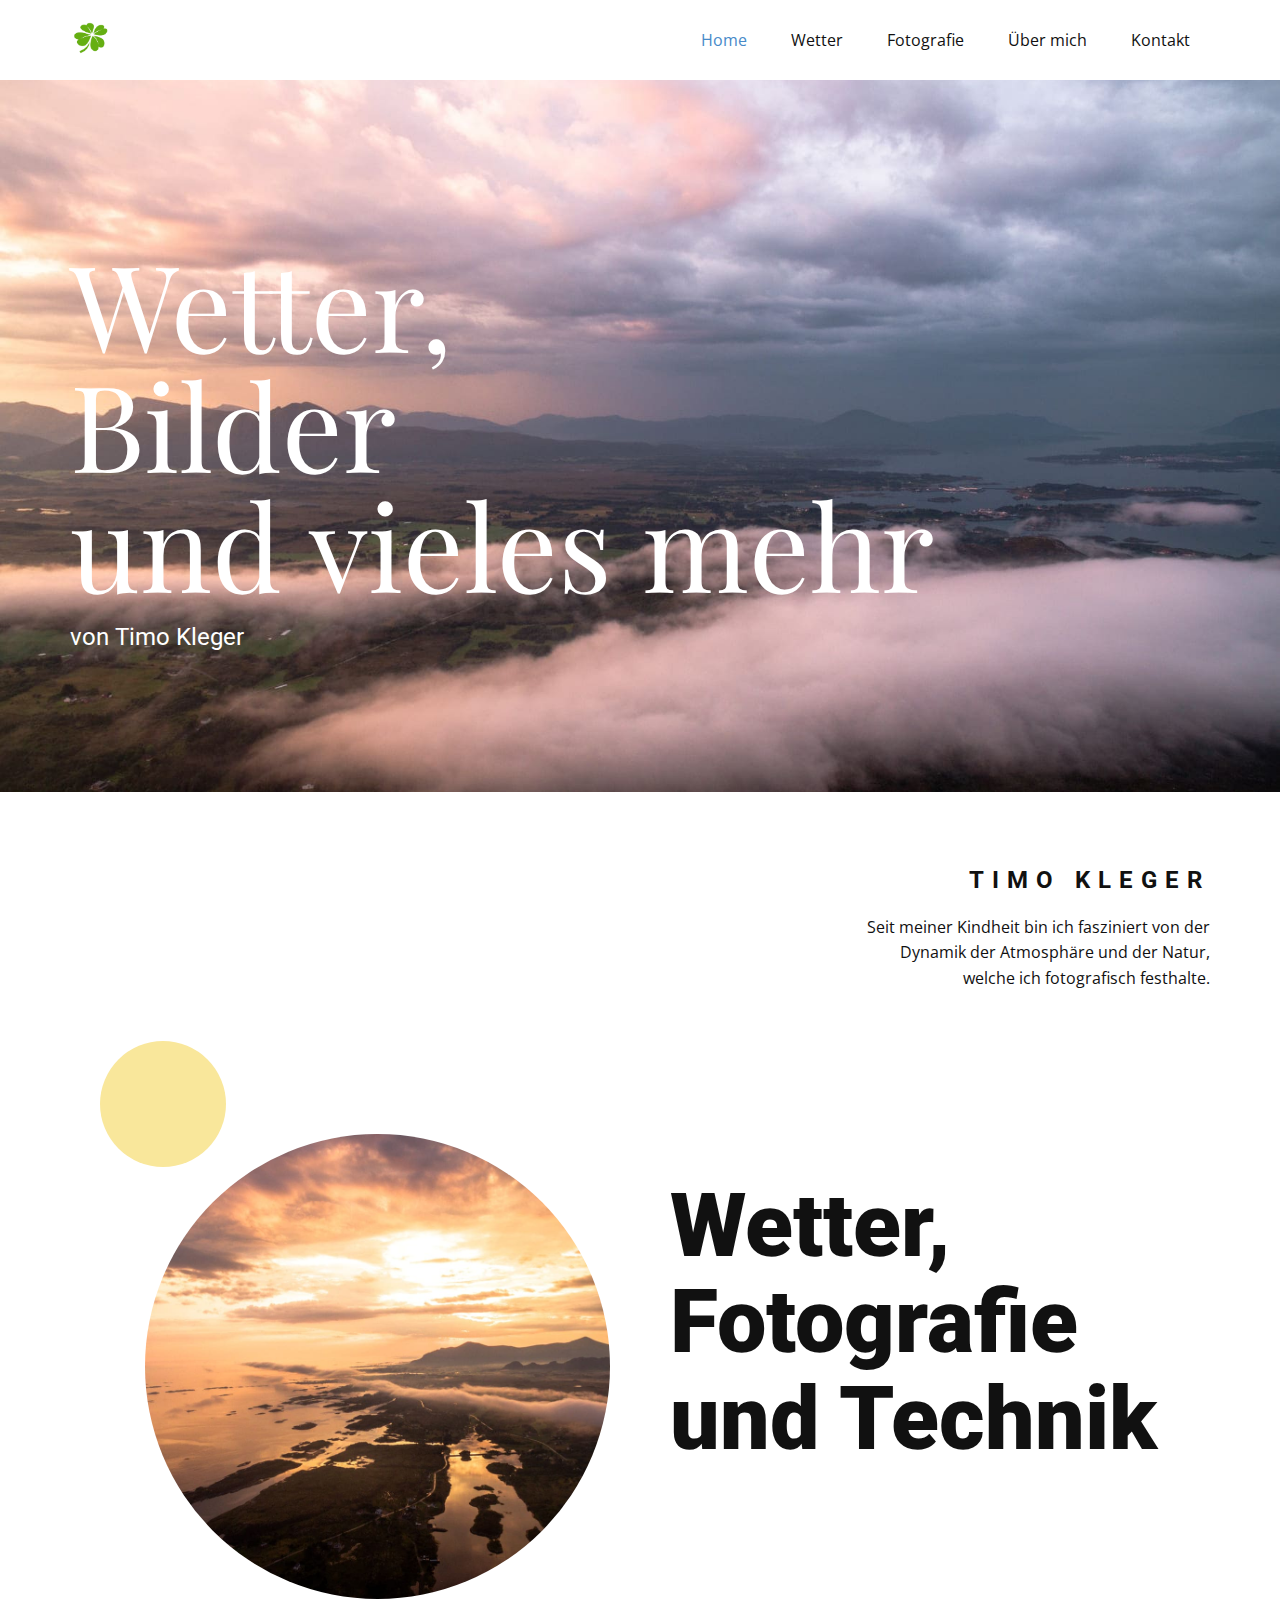
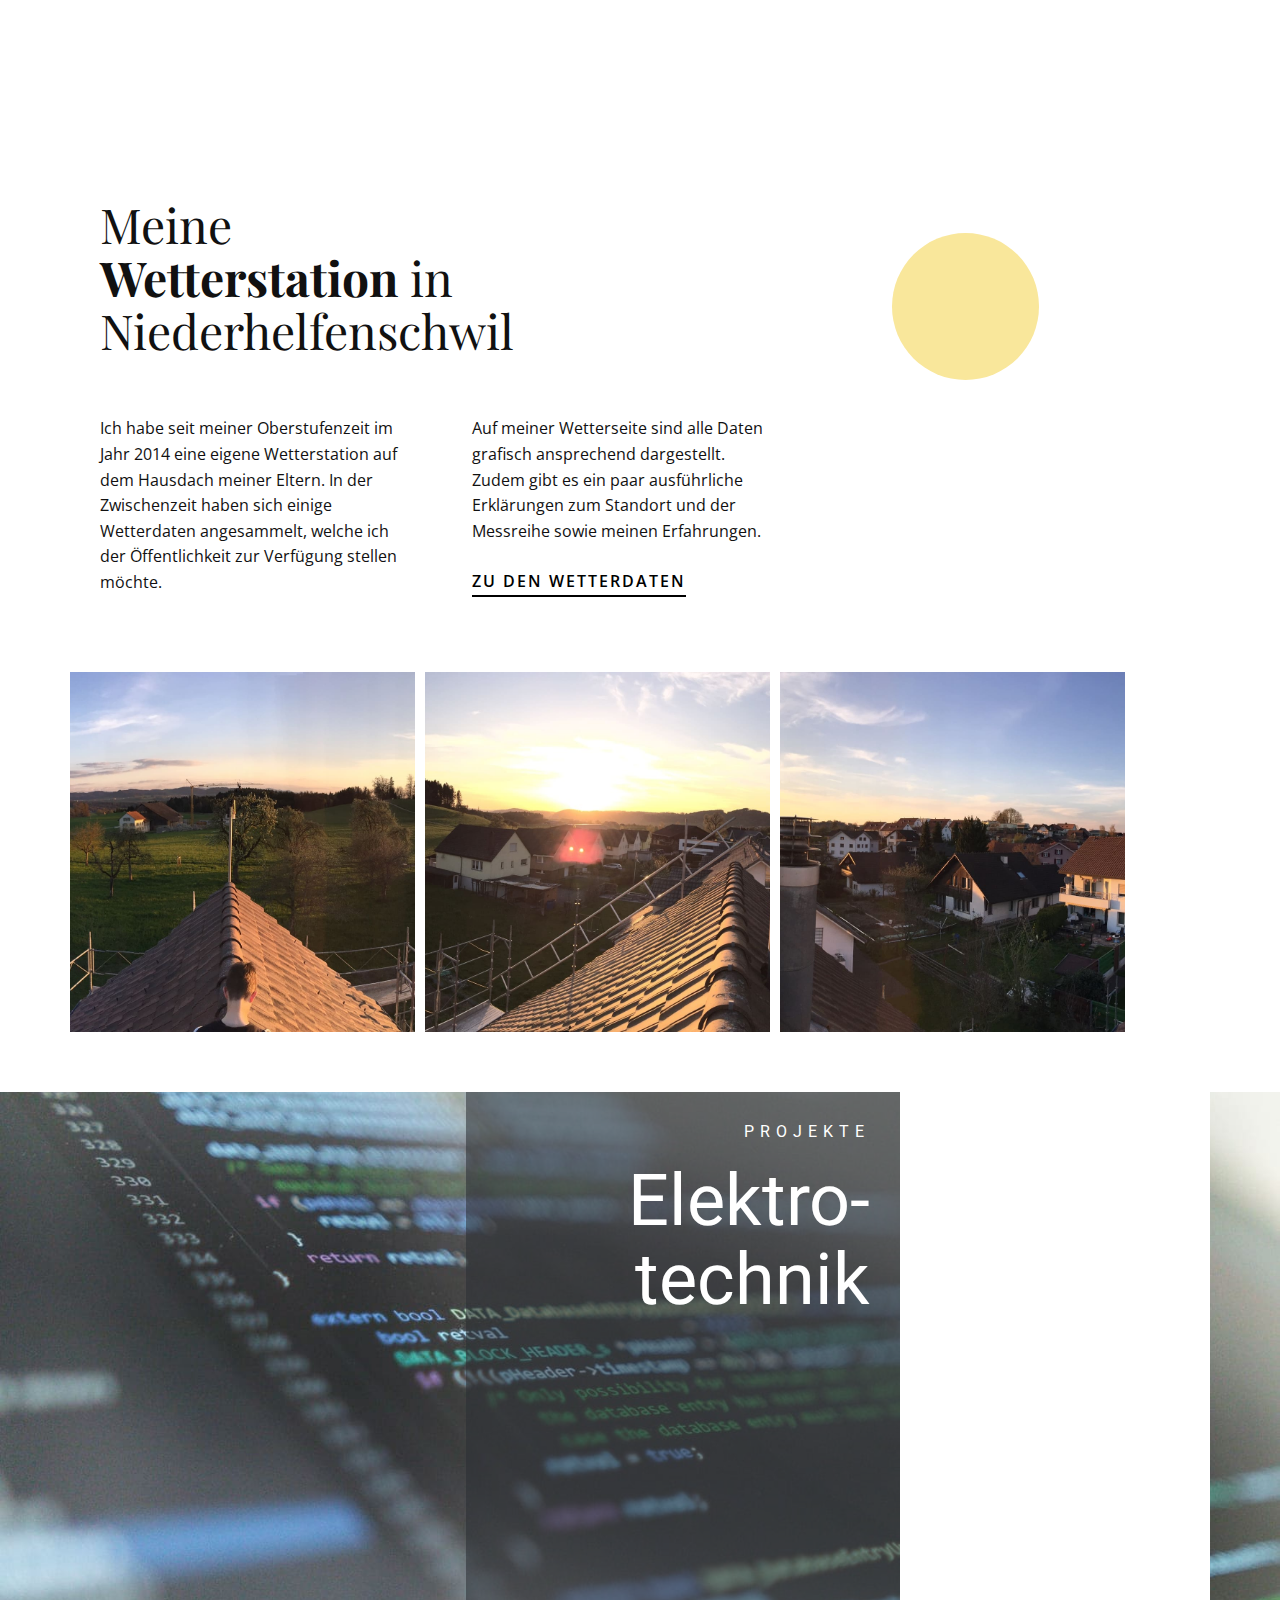
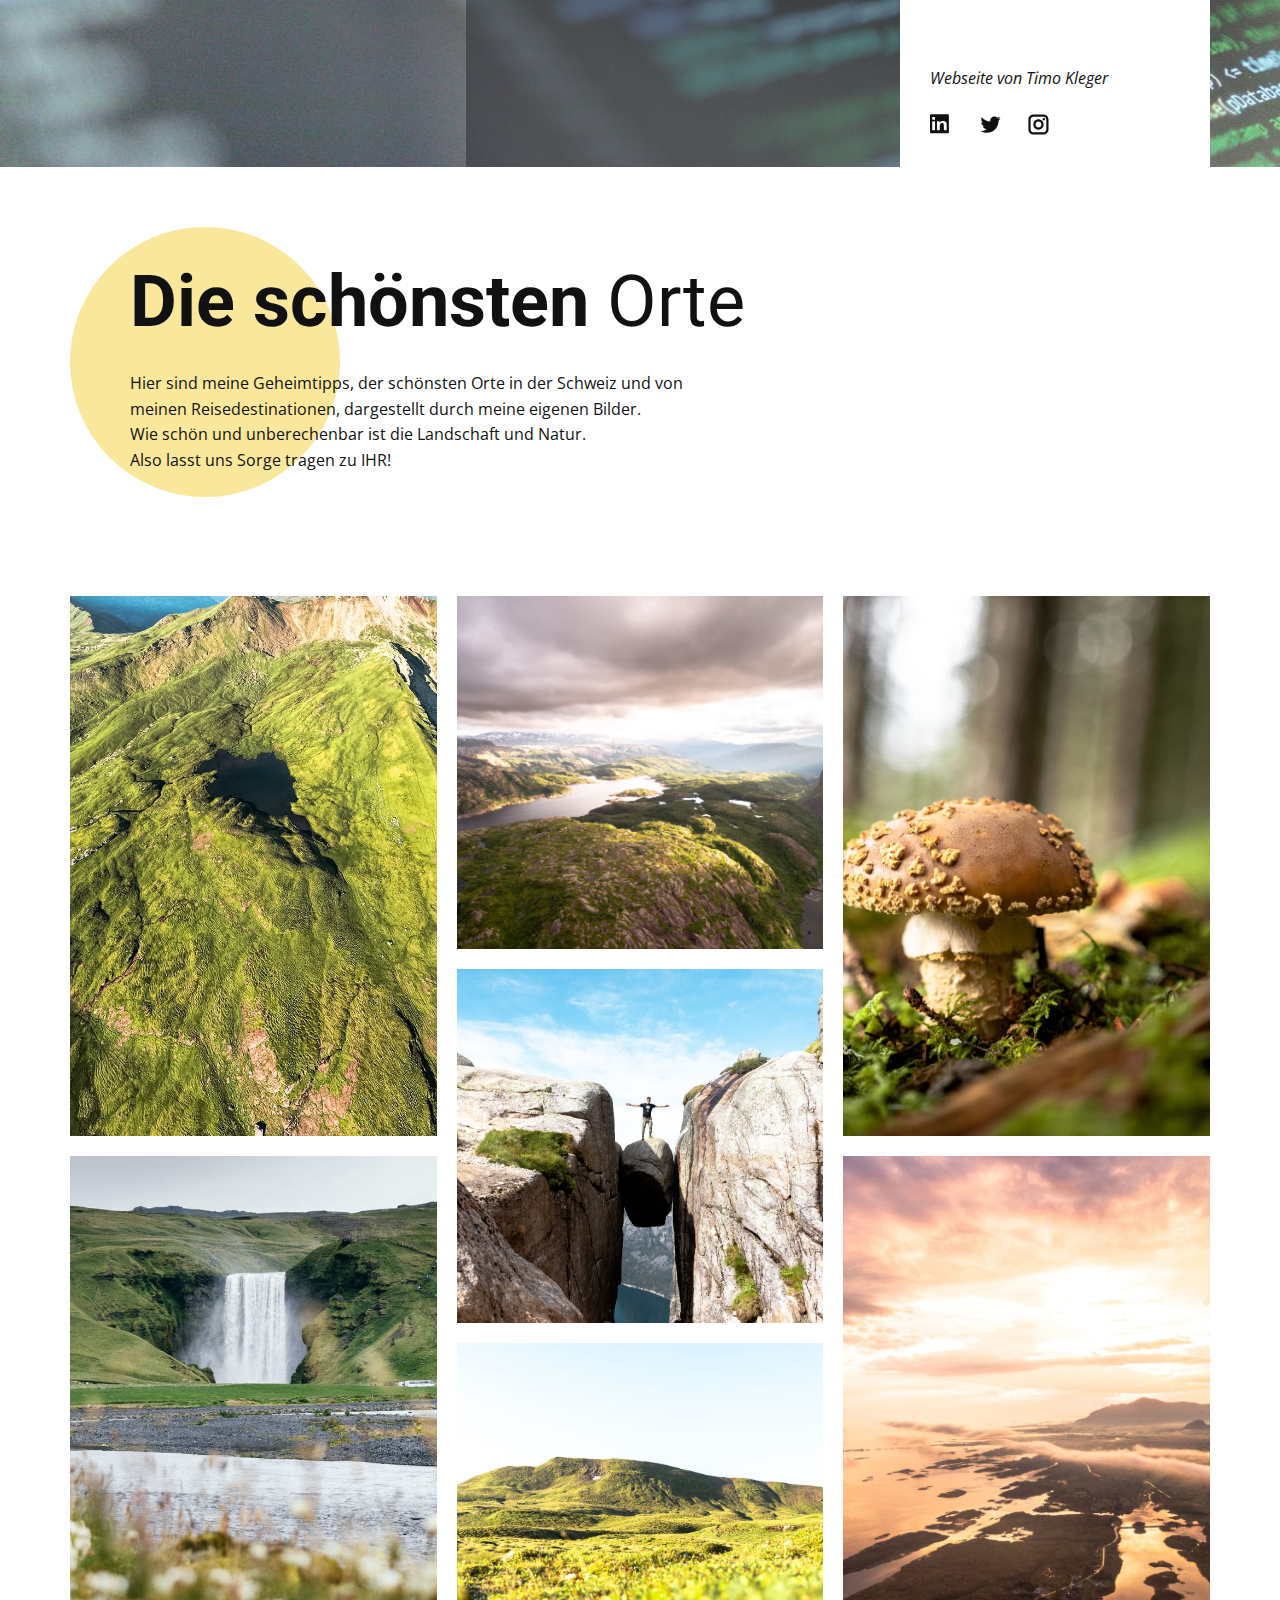
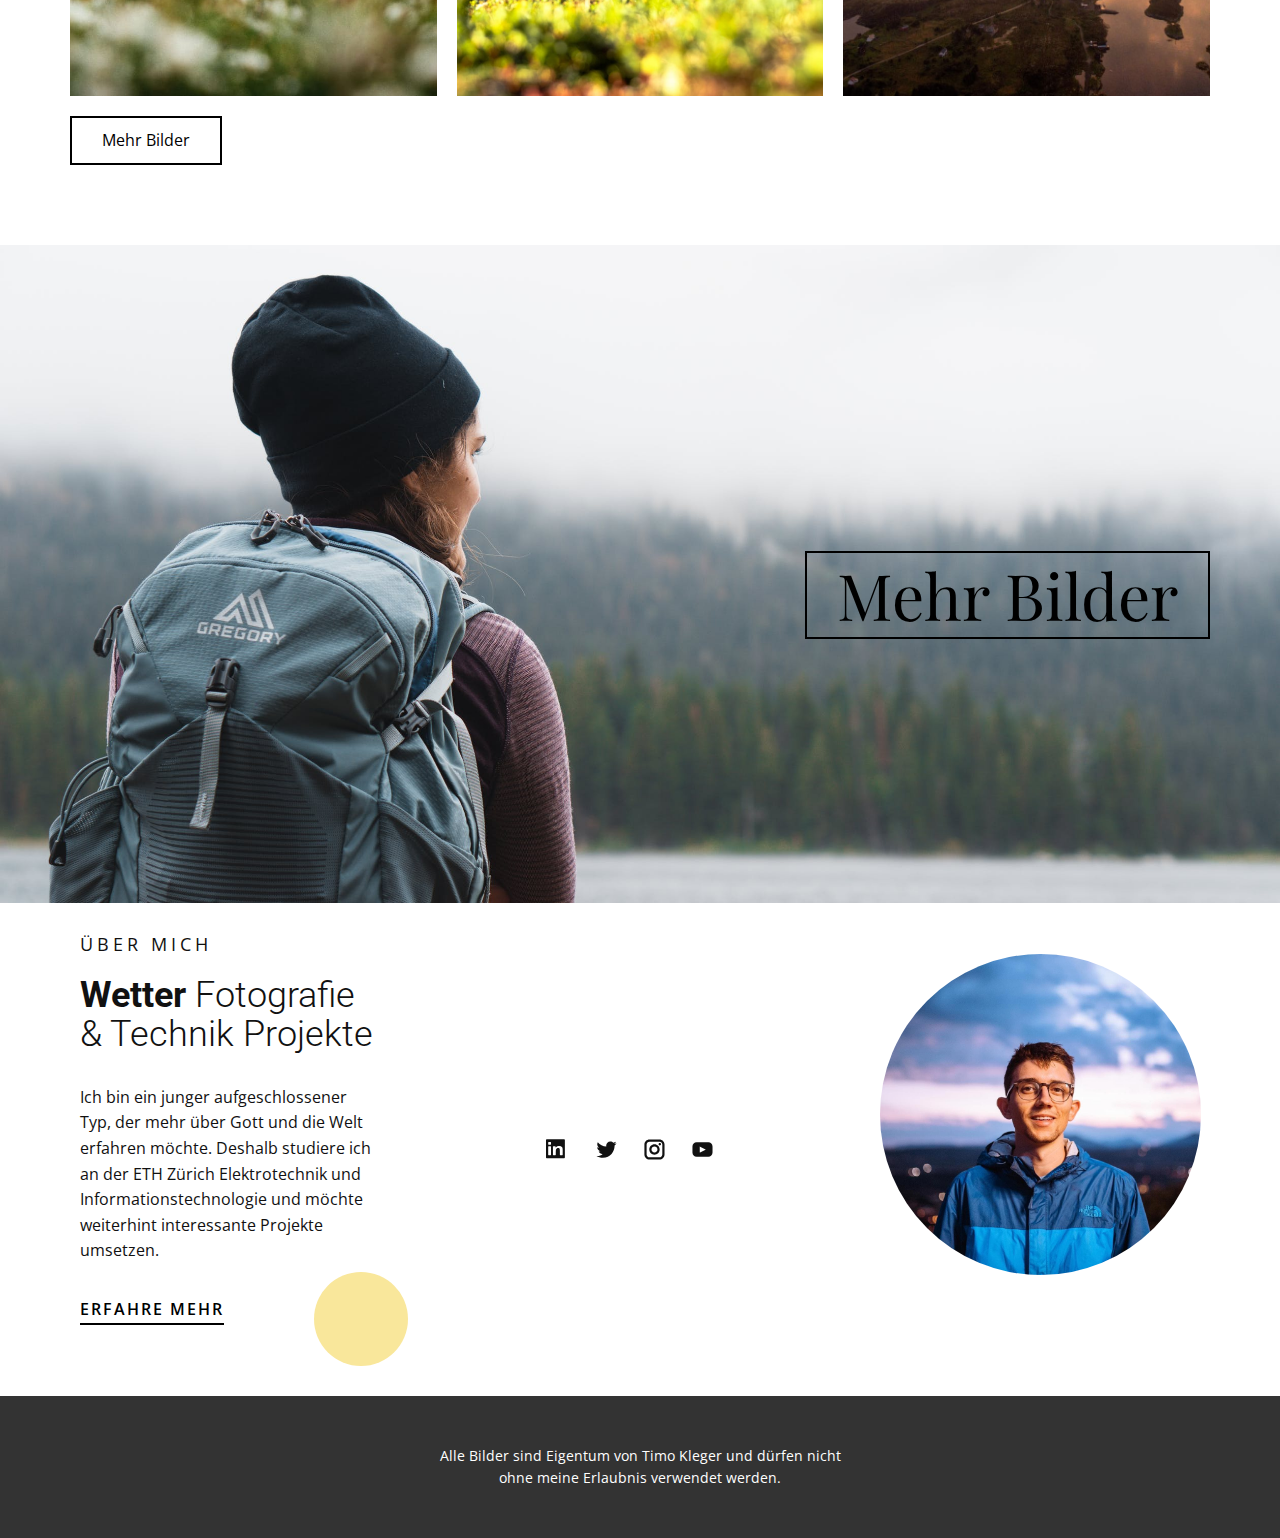
<file: index.html>
<!DOCTYPE html>
<html style="font-size: 16px">
  <head>
    <meta name="viewport" content="width=device-width, initial-scale=1.0" />
    <meta charset="utf-8" />
    <meta
      name="keywords"
      content="Niederhelfenschwiler Wetter, schöne Landschaftsbilder, Projekte.&nbsp;&amp;amp; Extreme Tours, INTUITIVE"
    />
    <meta name="description" content="" />
    <title>Home</title>
    <link rel="stylesheet" href="nicepage.css" media="screen" />
    <link rel="stylesheet" href="Home.css" media="screen" />
    <script
      class="u-script"
      type="text/javascript"
      src="jquery.js"
      defer=""
    ></script>
    <script
      class="u-script"
      type="text/javascript"
      src="nicepage.js"
      defer=""
    ></script>
    <meta name="generator" content="Nicepage 4.12.21, nicepage.com" />
    <link
      id="u-theme-google-font"
      rel="stylesheet"
      href="https://fonts.googleapis.com/css?family=Roboto:100,100i,300,300i,400,400i,500,500i,700,700i,900,900i|Open+Sans:300,300i,400,400i,500,500i,600,600i,700,700i,800,800i"
    />
    <link
      id="u-page-google-font"
      rel="stylesheet"
      href="https://fonts.googleapis.com/css?family=Playfair+Display:400,400i,500,500i,600,600i,700,700i,800,800i,900,900i"
    />

    <script type="application/ld+json">
      {
        "@context": "http://schema.org",
        "@type": "Organization",
        "name": "",
        "logo": "images/default-logo.png"
      }
    </script>
    <meta name="theme-color" content="#478ac9" />
    <meta property="og:title" content="Home" />
    <meta property="og:type" content="website" />
  </head>

  <body class="u-body u-xl-mode">
    <header class="u-clearfix u-header u-header" id="sec-4545">
      <div class="u-clearfix u-sheet u-valign-middle u-sheet-1">
        <!-- logo of website -->
        <img
          class="u-image u-logo u-image-1"
          src="images/Logo_ohneSchrift.png"
          class="u-logo-image u-logo-image-1"
        />
        <nav class="u-menu u-menu-dropdown u-offcanvas u-menu-1">
          <div
            class="menu-collapse"
            style="font-size: 1rem; letter-spacing: 0px"
          >
            <a
              class="u-button-style u-custom-left-right-menu-spacing u-custom-padding-bottom u-custom-top-bottom-menu-spacing u-nav-link u-text-active-palette-1-base u-text-hover-palette-2-base"
              href="#"
            >
              <svg class="u-svg-link" viewBox="0 0 24 24">
                <use
                  xmlns:xlink="http://www.w3.org/1999/xlink"
                  xlink:href="#menu-hamburger"
                ></use>
              </svg>
              <svg
                class="u-svg-content"
                version="1.1"
                id="menu-hamburger"
                viewBox="0 0 16 16"
                x="0px"
                y="0px"
                xmlns:xlink="http://www.w3.org/1999/xlink"
                xmlns="http://www.w3.org/2000/svg"
              >
                <g>
                  <rect y="1" width="16" height="2"></rect>
                  <rect y="7" width="16" height="2"></rect>
                  <rect y="13" width="16" height="2"></rect>
                </g>
              </svg>
            </a>
          </div>
          <!-- For desktop website -->
          <div class="u-nav-container">
            <ul class="u-nav u-unstyled u-nav-1">
              <li class="u-nav-item">
                <a
                  class="u-button-style u-nav-link u-text-active-palette-1-base u-text-hover-palette-2-base"
                  href="index.html"
                  style="padding: 10px 20px"
                  >Home</a
                >
              </li>
              <li class="u-nav-item">
                <a
                  class="u-button-style u-nav-link u-text-active-palette-1-base u-text-hover-palette-2-base"
                  href="Weather.html"
                  style="padding: 10px 20px"
                  >Wetter</a
                >
              </li>
              <li class="u-nav-item">
                <a
                  class="u-button-style u-nav-link u-text-active-palette-1-base u-text-hover-palette-2-base"
                  href="Photography.html"
                  style="padding: 10px 20px"
                  >Fotografie</a
                >
              </li>
              <li class="u-nav-item">
                <a
                  class="u-button-style u-nav-link u-text-active-palette-1-base u-text-hover-palette-2-base"
                  href="About.html"
                  style="padding: 10px 20px"
                  >Über mich</a
                >
              </li>
              <li class="u-nav-item">
                <a
                  class="u-button-style u-nav-link u-text-active-palette-1-base u-text-hover-palette-2-base"
                  href="Contact.html"
                  style="padding: 10px 20px"
                  >Kontakt</a
                >
              </li>
            </ul>
          </div>
          <!-- For mobile phone website -->
          <div class="u-nav-container-collapse">
            <div
              class="u-black u-container-style u-inner-container-layout u-opacity u-opacity-95 u-sidenav"
            >
              <div class="u-inner-container-layout u-sidenav-overflow">
                <div class="u-menu-close"></div>
                <ul
                  class="u-align-center u-nav u-popupmenu-items u-unstyled u-nav-2"
                >
                  <li class="u-nav-item">
                    <a class="u-button-style u-nav-link" href="index.html"
                      >Home</a
                    >
                  </li>
                  <li class="u-nav-item">
                    <a class="u-button-style u-nav-link" href="Weather.html"
                      >Wetter</a
                    >
                  </li>
                  <li class="u-nav-item">
                    <a class="u-button-style u-nav-link" href="Photography.html"
                      >Fotografie</a
                    >
                  </li>
                  <li class="u-nav-item">
                    <a class="u-button-style u-nav-link" href="About.html"
                      >Über mich</a
                    >
                  </li>
                  <li class="u-nav-item">
                    <a class="u-button-style u-nav-link" href="Contact.html"
                      >Kontakt</a
                    >
                  </li>
                </ul>
              </div>
            </div>
            <div class="u-black u-menu-overlay u-opacity u-opacity-70"></div>
          </div>
        </nav>
      </div>
    </header>
    <section class="u-clearfix u-image u-section-1" id="carousel_2e66">
      <div class="u-clearfix u-sheet u-valign-bottom u-sheet-1">
        <h2 class="u-custom-font u-font-playfair-display u-text u-text-body-alt-color u-text-1">
          Wetter, <br/>
          Bilder <br/>
          und vieles mehr <br/>
          <h4 class="u-text u-text-body-alt-color u-text-2">von Timo Kleger</h4>
        </h2>
        <p class="u-text u-text-body-alt-color u-text-2">    <!-- Leerzeichen, für grösseres Bild -->
        </p>
      </div>
    </section>
    <section class="u-align-right u-clearfix u-section-2" id="carousel_6c27">
      <div class="u-clearfix u-sheet u-valign-middle u-sheet-1">
        <h4 class="u-text u-text-1">Timo Kleger</h4>
        <p class="u-text u-text-2">
          Seit meiner Kindheit bin ich fasziniert von der Dynamik der Atmosphäre und der Natur,<br/> welche ich fotografisch festhalte.
        </p>
        <div class="u-clearfix u-expanded-width u-layout-wrap u-layout-wrap-1">
          <div class="u-layout">
            <div class="u-layout-row">
              <div
                class="u-container-style u-layout-cell u-left-cell u-shape-rectangle u-size-30 u-layout-cell-1"
              >
                <div class="u-container-layout u-container-layout-1">
                  <div
                    class="u-image u-image-circle u-image-1"
                    data-image-width="1980"
                    data-image-height="1320"
                  ></div>
                  <div
                    class="u-palette-3-light-2 u-shape u-shape-circle u-shape-1"
                  ></div>
                </div>
              </div>
              <div
                class="u-align-left u-container-style u-layout-cell u-right-cell u-size-30 u-layout-cell-2"
              >
                <div
                  class="u-container-layout u-valign-middle u-container-layout-2"
                >
                  <h1 class="u-text u-text-4">Wetter, Fotografie und Technik</h1>
                </div>
              </div>
            </div>
          </div>
        </div>
      </div>
    </section>
    <section class="u-align-center u-clearfix u-section-3" id="carousel_2799">
      <div class="u-clearfix u-sheet u-valign-middle u-sheet-1">
        <!-- <div class="in_front"> -->
          <div class="u-clearfix u-layout-wrap u-layout-wrap-1">
            <div class="u-layout">
              <div class="u-layout-col">
                <div class="u-size-30">
                  <div class="u-layout-col">
                    <div
                      class="u-align-left u-container-style u-layout-cell u-left-cell u-right-cell u-size-60 u-layout-cell-1">
                      <div
                        class="u-container-layout u-valign-middle-lg u-valign-middle-md u-valign-middle-xl u-container-layout-1">
                        <h2
                          class="u-custom-font u-font-playfair-display u-text u-text-1"
                        >
                          Meine <span style="font-weight: 700">Wetterstation</span> in Niederhelfenschwil<br />
                        </h2>
                      </div>
                    </div>
                  </div>
                </div>
                <div class="u-size-30">
                  <div class="u-layout-row">
                    <div
                      class="u-align-left u-container-style u-layout-cell u-left-cell u-size-30 u-layout-cell-2"
                    >
                      <div class="u-container-layout u-container-layout-2">
                        <p class="u-text u-text-2">
                          Ich habe seit meiner Oberstufenzeit im Jahr 2014 eine eigene Wetterstation auf dem Hausdach meiner
                          Eltern. In der Zwischenzeit haben sich einige Wetterdaten angesammelt, welche ich der Öffentlichkeit zur 
                          Verfügung stellen möchte.
                        </p>
                      </div>
                    </div>
                    <div
                      class="u-align-left u-container-style u-layout-cell u-right-cell u-size-30 u-layout-cell-3"
                    >
                      <div class="u-container-layout u-container-layout-3">
                        <p class="u-text u-text-4">
                          Auf meiner Wetterseite sind alle Daten grafisch ansprechend dargestellt. Zudem gibt es ein paar 
                          ausführliche Erklärungen zum Standort und der Messreihe sowie meinen Erfahrungen. 
                        </p>
                        <a
                          href="Weather.html"
                          class="u-active-none u-border-2 u-border-active-palette-3-base u-border-black u-border-hover-palette-3-base u-btn u-btn-rectangle u-button-style u-hover-none u-none u-btn-2"
                          >Zu den Wetterdaten</a
                        >
                      </div>
                    </div>
                  </div>
                </div>
              </div>
            </div>
          </div>
          <div class="u-palette-3-light-2 u-shape u-shape-circle u-shape-1"></div>
        <div class="u-expanded-width-lg u-expanded-width-md u-expanded-width-sm u-expanded-width-xs u-gallery u-layout-grid u-lightbox u-show-text-on-hover u-gallery-1">
          <div class="u-gallery-inner u-gallery-inner-1">
            <div class="u-effect-fade u-gallery-item">
              <div
                class="u-back-slide u-back-slide-1"
                data-image-width="437"
                data-image-height="626">
                <img
                  class="u-back-image u-back-image-1 crop-left"
                  src="images/Wetterstation_pano.jpg"
                />
              </div>
              <div class="u-over-slide u-shading u-over-slide-1">
                <h3 class="u-gallery-heading"></h3>
                <p class="u-gallery-text"></p>
              </div>
            </div>
            <div class="u-effect-fade u-gallery-item">
              <div class="u-back-slide u-back-slide-2">
                <img
                  class="u-back-image u-expanded u-back-image-2"
                  src="images/Wetterstation_pano.jpg"
                />
              </div>
              <div class="u-over-slide u-shading u-over-slide-2">
                <h3 class="u-gallery-heading"></h3>
                <p class="u-gallery-text"></p>
              </div>
            </div>
            <div class="u-effect-fade u-gallery-item">
              <div
                class="u-back-slide u-back-slide-3"
                data-image-width="1000"
                data-image-height="763"
              >
                <img
                  class="u-back-image u-expanded u-back-image-3"
                  src="images/Wetterstation_pano.jpg"
                />
              </div>
              <div class="u-over-slide u-shading u-over-slide-3">
                <h3 class="u-gallery-heading"></h3>
                <p class="u-gallery-text"></p>
              </div>
            </div>
          </div>
        </div>
      </div>
    </section>

    <!-- Hier soll ein Banner mit einem Elektrotechnik Bild stehen und auf folgende Projekte hinweisen. -->
    <section
      class="u-align-left u-clearfix u-image u-section-4"
      id="carousel_54f8"
    >
      <div class="u-clearfix u-sheet u-valign-bottom-xs u-sheet-1">
        <div
          class="u-clearfix u-expanded-width-xs u-layout-wrap u-layout-wrap-1"
        >
          <div class="u-gutter-0 u-layout">
            <div class="u-layout-row">
              <div class="u-size-35">
                <div class="u-layout-row">
                  <div
                    class="u-align-right u-container-style u-layout-cell u-opacity u-opacity-55 u-palette-5-dark-3 u-size-60 u-layout-cell-1"
                  >
                    <div
                      class="u-container-layout u-valign-top u-container-layout-1"
                    >
                      <h5 class="u-text u-text-1">Projekte</h5>
                      <h2 class="u-text u-text-2">Elektro- technik</h2>
                    </div>
                  </div>
                </div>
              </div>
              <div class="u-size-25">
                <div class="u-layout-col">
                  <div
                    class="u-container-style u-layout-cell u-right-cell u-size-60 u-white u-layout-cell-2"
                  >
                    <div
                      class="u-container-layout u-valign-bottom u-container-layout-2"
                    >
                      <p class="u-text u-text-3">
                        Webseite von Timo Kleger<br />
                      </p>
                      <div class="u-social-icons u-spacing-23 u-social-icons-1">
                        <a class="u-social-url" target="_blank" href="https://www.linkedin.com/in/timo-k-23a3591b7/"
                          ><span
                            class="u-icon u-icon-circle u-social-icon u-icon-1"
                            ><svg 
                            class="u-svg-link"
                            preserveAspectRatio="xMidYMin slice"
                            viewBox="0 -60 650 650"
                            style="">
                         <g>
                           <g>
                             <path d="M472.366,0.003H18.36C8.219,0.003,0,8.222,0,18.363v454.005c0,10.143,8.219,18.361,18.36,18.361h454.012
                               c10.142,0,18.36-8.219,18.36-18.361V18.363C490.727,8.222,482.507,0.003,472.366,0.003z M130.375,403.808
                               c0,6.762-5.478,12.238-12.24,12.238H69.132c-6.756,0-12.24-5.477-12.24-12.238V189.625c0-6.763,5.484-12.24,12.24-12.24h49.003
                               c6.762,0,12.24,5.477,12.24,12.24V403.808z M130.375,127.482c0,6.763-5.478,12.24-12.24,12.24H69.132
                               c-6.756,0-12.24-5.478-12.24-12.24V83.969c0-6.763,5.484-12.24,12.24-12.24h49.003c6.762,0,12.24,5.477,12.24,12.24V127.482z
                                M433.835,403.808c0,6.762-5.483,12.238-12.24,12.238h-49.003c-6.763,0-12.24-5.477-12.24-12.238v-90.436
                               c0-29.988-1.566-49.383-4.712-58.189c-3.14-8.807-8.237-15.649-15.3-20.526c-7.062-4.884-15.558-7.32-25.496-7.32
                               c-12.729,0-24.149,3.488-34.26,10.459c-10.11,6.977-17.038,16.211-20.79,27.717c-3.745,11.506-5.618,32.779-5.618,63.807v74.488
                               c0,6.762-5.483,12.238-12.24,12.238h-49.003c-6.756,0-12.24-5.477-12.24-12.238V189.625c0-6.763,5.483-12.24,12.24-12.24h43.771
                               c6.763,0,12.24,5.477,12.24,12.24v16.316c0,6.763,3.312,7.852,7.858,2.852c22.864-25.123,50.753-37.687,83.673-37.687
                               c16.212,0,31.028,2.919,44.455,8.758c13.422,5.838,23.58,13.292,30.466,22.356c6.885,9.063,11.683,19.351,14.382,30.857
                               c2.699,11.505,4.058,27.98,4.058,49.426V403.808L433.835,403.808z"/>
                           </g>
                          </g>
                         </svg></span>
                        </a>
                        <a class="u-social-url" target="_blank" href="https://twitter.com/KlegerTimo"
                          ><span
                            class="u-icon u-icon-circle u-social-icon u-social-twitter u-icon-2"
                            ><svg
                              class="u-svg-link"
                              preserveAspectRatio="xMidYMin slice"
                              viewBox="0 0 112 112"
                              style=""
                            >
                              <use
                                xmlns:xlink="http://www.w3.org/1999/xlink"
                                xlink:href="#svg-813d"
                              ></use></svg>
                              <svg
                              xmlns="http://www.w3.org/2000/svg"
                              xmlns:xlink="http://www.w3.org/1999/xlink"
                              version="1.1"
                              xml:space="preserve"
                              class="u-svg-content"
                              viewBox="0 0 112 112"
                              x="0px"
                              y="0px"
                              id="svg-813d"
                            >
                              <path
                                d="M92.2,38.2c0,0.8,0,1.6,0,2.3c0,24.3-18.6,52.4-52.6,52.4c-10.6,0.1-20.2-2.9-28.5-8.2 c1.4,0.2,2.9,0.2,4.4,0.2c8.7,0,16.7-2.9,23-7.9c-8.1-0.2-14.9-5.5-17.3-12.8c1.1,0.2,2.4,0.2,3.4,0.2c1.6,0,3.3-0.2,4.8-0.7 c-8.4-1.6-14.9-9.2-14.9-18c0-0.2,0-0.2,0-0.2c2.5,1.4,5.4,2.2,8.4,2.3c-5-3.3-8.3-8.9-8.3-15.4c0-3.4,1-6.5,2.5-9.2 c9.1,11.1,22.7,18.5,38,19.2c-0.2-1.4-0.4-2.8-0.4-4.3c0.1-10,8.3-18.2,18.5-18.2c5.4,0,10.1,2.2,13.5,5.7c4.3-0.8,8.1-2.3,11.7-4.5 c-1.4,4.3-4.3,7.9-8.1,10.1c3.7-0.4,7.3-1.4,10.6-2.9C98.9,32.3,95.7,35.5,92.2,38.2z"
                              ></path></svg>
                            </span>
                        </a>
                        <a class="u-social-url" target="_blank" href="https://www.instagram.com/tk_naturegallery/"
                          ><span
                            class="u-icon u-icon-circle u-social-icon u-social-instagram u-icon-3"
                            ><svg
                              class="u-svg-link"
                              preserveAspectRatio="xMidYMin slice"
                              viewBox="0 0 112 112"
                              style=""
                            >
                              <use
                                xmlns:xlink="http://www.w3.org/1999/xlink"
                                xlink:href="#svg-5701"
                              ></use></svg>
                              <svg
                              xmlns="http://www.w3.org/2000/svg"
                              xmlns:xlink="http://www.w3.org/1999/xlink"
                              version="1.1"
                              xml:space="preserve"
                              class="u-svg-content"
                              viewBox="0 0 112 112"
                              x="0px"
                              y="0px"
                              id="svg-5701"
                            >
                              <path
                                d="M55.9,32.9c-12.8,0-23.2,10.4-23.2,23.2s10.4,23.2,23.2,23.2s23.2-10.4,23.2-23.2S68.7,32.9,55.9,32.9z M55.9,69.4c-7.4,0-13.3-6-13.3-13.3c-0.1-7.4,6-13.3,13.3-13.3s13.3,6,13.3,13.3C69.3,63.5,63.3,69.4,55.9,69.4z"
                              ></path>
                              <path
                                d="M79.7,26.8c-3,0-5.4,2.5-5.4,5.4s2.5,5.4,5.4,5.4c3,0,5.4-2.5,5.4-5.4S82.7,26.8,79.7,26.8z"
                              ></path>
                              <path
                                d="M78.2,11H33.5C21,11,10.8,21.3,10.8,33.7v44.7c0,12.6,10.2,22.8,22.7,22.8h44.7c12.6,0,22.7-10.2,22.7-22.7 V33.7C100.8,21.1,90.6,11,78.2,11z M91,78.4c0,7.1-5.8,12.8-12.8,12.8H33.5c-7.1,0-12.8-5.8-12.8-12.8V33.7 c0-7.1,5.8-12.8,12.8-12.8h44.7c7.1,0,12.8,5.8,12.8,12.8V78.4z"
                              ></path></svg>
                            </span>
                        </a>
                      </div>
                    </div>
                  </div>
                </div>
              </div>
            </div>
          </div>
        </div>
      </div>
    </section>
    <!-- Hier ist der Abschnitt zu meiner Gallerie -->
    <section class="u-clearfix u-white u-section-5" id="carousel_980b">
      <div class="u-clearfix u-sheet u-valign-middle-xl u-valign-middle-xs u-sheet-1">
        <div class="u-palette-3-light-2 u-shape u-shape-circle u-shape-1"></div>
        <h1 class="u-text u-text-1">
          <span style="font-weight: 700">Die schönsten</span> Orte
        </h1>
        <p class="u-text u-text-font u-text-2">
          Hier sind meine Geheimtipps, der schönsten Orte in der Schweiz und von meinen Reisedestinationen, dargestellt 
          durch meine eigenen Bilder. <br/>
          Wie schön und unberechenbar ist die Landschaft und Natur. <br/>
          Also lasst uns Sorge tragen zu IHR!
        </p>
        <div
          class="u-clearfix u-disable-padding u-expanded-width u-gutter-20 u-layout-wrap u-layout-wrap-1">
          <div class="u-gutter-0 u-layout">
            <div class="u-layout-row">
              <div class="u-size-20 u-size-30-md">
                <div class="u-layout-col">
                  <div
                    class="u-align-left u-container-style u-image u-layout-cell u-left-cell u-similar-fill u-size-30 u-image-1"
                    imgwidth="900"
                    imgheight="1500"
                  >
                    <div
                      class="u-container-layout u-valign-top u-container-layout-1"
                      src=""
                    ></div>
                  </div>
                  <div
                    class="u-align-left u-container-style u-image u-layout-cell u-left-cell u-similar-fill u-size-30 u-image-2"
                    imgwidth="900"
                    imgheight="1200"
                  >
                    <div
                      class="u-container-layout u-padding-12 u-valign-middle u-container-layout-2"
                      src=""
                    ></div>
                  </div>
                </div>
              </div>
              <div class="u-size-20 u-size-30-md">
                <div class="u-layout-col">
                  <div
                    class="u-align-left u-container-style u-image u-layout-cell u-similar-fill u-size-20 u-image-3"
                    imgwidth="900"
                    imgheight="506"
                  >
                    <div
                      class="u-container-layout u-padding-12 u-valign-middle u-container-layout-3"
                      src=""
                    ></div>
                  </div>
                  <div
                    class="u-align-left u-container-style u-image u-layout-cell u-similar-fill u-size-20 u-image-4"
                    imgwidth="900"
                    imgheight="600"
                  >
                    <div
                      class="u-container-layout u-valign-middle u-container-layout-4"
                      src=""
                    ></div>
                  </div>
                  <div
                    class="u-align-left u-container-style u-image u-layout-cell u-similar-fill u-size-20 u-image-5"
                    imgwidth="900"
                    imgheight="1200"
                  >
                    <div
                      class="u-container-layout u-padding-12 u-valign-middle u-container-layout-5"
                      src=""
                    ></div>
                  </div>
                </div>
              </div>
              <div class="u-size-20 u-size-60-md">
                <div class="u-layout-col">
                  <div
                    class="u-container-style u-image u-layout-cell u-right-cell u-similar-fill u-size-30 u-image-6"
                    imgwidth="900"
                    imgheight="1350"
                  >
                    <div
                      class="u-container-layout u-valign-middle u-container-layout-6"
                    ></div>
                  </div>
                  <div
                    class="u-align-left u-container-style u-image u-layout-cell u-right-cell u-size-30 u-image-7"
                    imgwidth="900"
                    imgheight="1201"
                  >
                    <div
                      class="u-container-layout u-valign-middle u-container-layout-7"
                      src=""
                    ></div>
                  </div>
                </div>
              </div>
            </div>
          </div>        
          <a
            href="Photography.html"
            class="u-active-none u-border-2 u-border-active-palette-3-base u-border-black u-border-hover-palette-3-base u-btn u-btn-rectangle u-button-style u-hover-none u-none u-btn-1"
            >Mehr Bilder</a
          >
        </div>
      </div>
    </section>
    <section
      class="u-align-left u-clearfix u-image u-section-6"
      id="carousel_57bf">
      <div class="u-clearfix u-sheet u-sheet-1">
        <h2 class="u-align-right u-custom-font u-font-playfair-display u-text u-text-body-alt-color u-text-1">
          <a
            href="Photography.html"
            class="u-active-none u-border-2 u-border-active-palette-3-base u-border-black u-border-hover-palette-3-base u-btn u-btn-rectangle u-button-style u-hover-none u-none u-btn-1"
            >Mehr Bilder</a
          >
        </h2>
      </div>
    </section>
    <section class="u-clearfix u-section-7" id="carousel_598a">
      <div class="u-clearfix u-sheet u-sheet-1">
        <div class="u-clearfix u-expanded-width u-layout-wrap u-layout-wrap-1">
          <div class="u-gutter-0 u-layout">
            <div class="u-layout-row">
              <div class="u-size-19 u-size-60-md">
                <div class="u-layout-col">
                  <div class="u-align-left u-container-style u-layout-cell u-left-cell u-shape-rectangle u-size-60 u-layout-cell-1">
                    <div class="u-container-layout u-valign-bottom u-container-layout-1">
                      <h5 class="u-custom-font u-text u-text-font u-text-1">
                        Über mich
                      </h5>
                      <h2 class="u-text u-text-2">
                        <span style="font-weight: 700">Wetter</span>
                        Fotografie&nbsp;<br />&amp; Technik Projekte
                      </h2>
                      <p class="u-text u-text-3">
                        Ich bin ein junger aufgeschlossener Typ, der mehr über Gott und die Welt erfahren möchte. 
                        Deshalb studiere ich an der ETH Zürich Elektrotechnik und Informationstechnologie und möchte
                        weiterhint interessante Projekte umsetzen. <br />
                      </p>
                      <a
                        href="About.html"
                        class="u-active-none u-border-2 u-border-active-palette-3-base u-border-black u-border-hover-palette-3-base u-btn u-btn-rectangle u-button-style u-hover-none u-none u-btn-1"
                        >Erfahre mehr</a
                      >
                      <div
                        class="u-palette-3-light-2 u-shape u-shape-circle u-shape-1"
                      ></div>
                    </div>
                  </div>
                </div>
              </div>
              
              <div
                class="u-size-17-lg u-size-21-sm u-size-21-xl u-size-21-xs u-size-30-md"
              >
                <div class="u-layout-row">
                  <div
                    class="u-align-center u-container-style u-layout-cell u-shape-rectangle u-size-60 u-layout-cell-2"
                  >
                    <div
                      class="u-container-layout u-valign-middle u-container-layout-2"
                    >
                      <div class="u-social-icons u-spacing-23 u-social-icons-1">
                        <a class="u-social-url" target="_blank" href="https://www.linkedin.com/in/timo-k-23a3591b7/"
                          ><svg 
                          class="u-svg-link"
                          preserveAspectRatio="xMidYMin slice"
                          viewBox="0 -60 650 650"
                          style="">
                       <g>
                         <g>
                           <path d="M472.366,0.003H18.36C8.219,0.003,0,8.222,0,18.363v454.005c0,10.143,8.219,18.361,18.36,18.361h454.012
                             c10.142,0,18.36-8.219,18.36-18.361V18.363C490.727,8.222,482.507,0.003,472.366,0.003z M130.375,403.808
                             c0,6.762-5.478,12.238-12.24,12.238H69.132c-6.756,0-12.24-5.477-12.24-12.238V189.625c0-6.763,5.484-12.24,12.24-12.24h49.003
                             c6.762,0,12.24,5.477,12.24,12.24V403.808z M130.375,127.482c0,6.763-5.478,12.24-12.24,12.24H69.132
                             c-6.756,0-12.24-5.478-12.24-12.24V83.969c0-6.763,5.484-12.24,12.24-12.24h49.003c6.762,0,12.24,5.477,12.24,12.24V127.482z
                              M433.835,403.808c0,6.762-5.483,12.238-12.24,12.238h-49.003c-6.763,0-12.24-5.477-12.24-12.238v-90.436
                             c0-29.988-1.566-49.383-4.712-58.189c-3.14-8.807-8.237-15.649-15.3-20.526c-7.062-4.884-15.558-7.32-25.496-7.32
                             c-12.729,0-24.149,3.488-34.26,10.459c-10.11,6.977-17.038,16.211-20.79,27.717c-3.745,11.506-5.618,32.779-5.618,63.807v74.488
                             c0,6.762-5.483,12.238-12.24,12.238h-49.003c-6.756,0-12.24-5.477-12.24-12.238V189.625c0-6.763,5.483-12.24,12.24-12.24h43.771
                             c6.763,0,12.24,5.477,12.24,12.24v16.316c0,6.763,3.312,7.852,7.858,2.852c22.864-25.123,50.753-37.687,83.673-37.687
                             c16.212,0,31.028,2.919,44.455,8.758c13.422,5.838,23.58,13.292,30.466,22.356c6.885,9.063,11.683,19.351,14.382,30.857
                             c2.699,11.505,4.058,27.98,4.058,49.426V403.808L433.835,403.808z"/>
                         </g>
                        </g>
                       </svg></span>
                        </a>
                        <a class="u-social-url" target="_blank" href="https://twitter.com/KlegerTimo"
                          ><span
                            class="u-icon u-icon-circle u-social-icon u-social-twitter u-icon-2"
                            ><svg
                              class="u-svg-link"
                              preserveAspectRatio="xMidYMin slice"
                              viewBox="0 0 112 112"
                              style=""
                            >
                              <use
                                xmlns:xlink="http://www.w3.org/1999/xlink"
                                xlink:href="#svg-d04d"
                              ></use></svg>
                              <svg
                              xmlns="http://www.w3.org/2000/svg"
                              xmlns:xlink="http://www.w3.org/1999/xlink"
                              version="1.1"
                              xml:space="preserve"
                              class="u-svg-content"
                              viewBox="0 0 112 112"
                              x="0px"
                              y="0px"
                              id="svg-d04d"
                            >
                              <path
                                d="M92.2,38.2c0,0.8,0,1.6,0,2.3c0,24.3-18.6,52.4-52.6,52.4c-10.6,0.1-20.2-2.9-28.5-8.2 c1.4,0.2,2.9,0.2,4.4,0.2c8.7,0,16.7-2.9,23-7.9c-8.1-0.2-14.9-5.5-17.3-12.8c1.1,0.2,2.4,0.2,3.4,0.2c1.6,0,3.3-0.2,4.8-0.7 c-8.4-1.6-14.9-9.2-14.9-18c0-0.2,0-0.2,0-0.2c2.5,1.4,5.4,2.2,8.4,2.3c-5-3.3-8.3-8.9-8.3-15.4c0-3.4,1-6.5,2.5-9.2 c9.1,11.1,22.7,18.5,38,19.2c-0.2-1.4-0.4-2.8-0.4-4.3c0.1-10,8.3-18.2,18.5-18.2c5.4,0,10.1,2.2,13.5,5.7c4.3-0.8,8.1-2.3,11.7-4.5 c-1.4,4.3-4.3,7.9-8.1,10.1c3.7-0.4,7.3-1.4,10.6-2.9C98.9,32.3,95.7,35.5,92.2,38.2z"
                              ></path></svg>
                            </span>
                        </a>
                        <a class="u-social-url" target="_blank" href="https://www.instagram.com/tk_naturegallery/"
                          ><span
                            class="u-icon u-icon-circle u-social-icon u-social-instagram u-icon-3"
                            ><svg
                              class="u-svg-link"
                              preserveAspectRatio="xMidYMin slice"
                              viewBox="0 0 112 112"
                              style=""
                            >
                              <use
                                xmlns:xlink="http://www.w3.org/1999/xlink"
                                xlink:href="#svg-35ce"
                              ></use></svg>
                              <svg
                              xmlns="http://www.w3.org/2000/svg"
                              xmlns:xlink="http://www.w3.org/1999/xlink"
                              version="1.1"
                              xml:space="preserve"
                              class="u-svg-content"
                              viewBox="0 0 112 112"
                              x="0px"
                              y="0px"
                              id="svg-35ce"
                            >
                              <path
                                d="M55.9,32.9c-12.8,0-23.2,10.4-23.2,23.2s10.4,23.2,23.2,23.2s23.2-10.4,23.2-23.2S68.7,32.9,55.9,32.9z M55.9,69.4c-7.4,0-13.3-6-13.3-13.3c-0.1-7.4,6-13.3,13.3-13.3s13.3,6,13.3,13.3C69.3,63.5,63.3,69.4,55.9,69.4z"
                              ></path>
                              <path
                                d="M79.7,26.8c-3,0-5.4,2.5-5.4,5.4s2.5,5.4,5.4,5.4c3,0,5.4-2.5,5.4-5.4S82.7,26.8,79.7,26.8z"
                              ></path>
                              <path
                                d="M78.2,11H33.5C21,11,10.8,21.3,10.8,33.7v44.7c0,12.6,10.2,22.8,22.7,22.8h44.7c12.6,0,22.7-10.2,22.7-22.7 V33.7C100.8,21.1,90.6,11,78.2,11z M91,78.4c0,7.1-5.8,12.8-12.8,12.8H33.5c-7.1,0-12.8-5.8-12.8-12.8V33.7 c0-7.1,5.8-12.8,12.8-12.8h44.7c7.1,0,12.8,5.8,12.8,12.8V78.4z"
                              ></path></svg>
                            </span>
                        </a>
                        <a class="u-social-url" target="_blank" href="https://www.youtube.com/channel/UCxCGi_8UttzwTsah1uAGoCA"
                          ><span
                            class="u-icon u-icon-circle u-social-icon u-social-youtube u-icon-4"
                            ><svg
                              class="u-svg-link"
                              preserveAspectRatio="xMidYMin slice"
                              viewBox="0 0 112 112"
                              style=""
                            >
                              <use
                                xmlns:xlink="http://www.w3.org/1999/xlink"
                                xlink:href="#svg-82d8"
                              ></use></svg>
                              <svg
                              xmlns="http://www.w3.org/2000/svg"
                              xmlns:xlink="http://www.w3.org/1999/xlink"
                              version="1.1"
                              xml:space="preserve"
                              class="u-svg-content"
                              viewBox="0 0 112 112"
                              x="0px"
                              y="0px"
                              id="svg-82d8"
                            >
                              <path
                                d="M82.3,24H29.7C19.3,24,11,32.5,11,43v26.7c0,10.5,8.3,19,18.7,19h52.5c10.3,0,18.7-8.5,18.7-19V43 C101,32.5,92.7,24,82.3,24L82.3,24z M69.7,57.6L45.1,69.5c-0.7,0.2-1.4-0.2-1.4-0.8V44.1c0-0.7,0.8-1.3,1.4-0.8l24.6,12.6 C70.4,56.2,70.4,57.3,69.7,57.6L69.7,57.6z"
                              ></path></svg>
                            </span>
                        </a>
                      </div>
                    </div>
                  </div>
                </div>
              </div>
              <div
                class="u-size-20-sm u-size-20-xl u-size-20-xs u-size-24-lg u-size-30-md"
              >
                <div class="u-layout-row">
                  <div
                    class="u-align-center u-container-style u-layout-cell u-right-cell u-size-60 u-layout-cell-3"
                  >
                    <div class="u-container-layout u-container-layout-3">
                      <div class="u-image u-image-circle u-image-1"></div>
                    </div>
                  </div>
                </div>
              </div>
            </div>
          </div>
        </div>
      </div>
    </section>
    <!-- <section
      class="u-align-center u-clearfix u-image u-shading u-section-8"
      src=""
      data-image-width="256"
      data-image-height="256"
      id="sec-2be7"
    >
      <div class="u-clearfix u-sheet u-valign-middle u-sheet-1">
        <h1 class="u-text u-text-default u-title u-text-1">Platzhalter Blog</h1>
        <p class="u-large-text u-text u-text-default u-text-variant u-text-2">
          Sample text. Lorem ipsum dolor sit amet, consectetur adipiscing elit
          nullam nunc justo sagittis suscipit ultrices.
        </p>
        <a href="#" class="u-btn u-button-style u-palette-2-base u-btn-1"
          >Read More</a
        >
      </div>
    </section> -->

    <footer
      class="u-align-center u-clearfix u-footer u-grey-80 u-footer"
      id="sec-7782"
    >
      <div class="u-clearfix u-sheet u-sheet-1">
        <p class="u-small-text u-text u-text-variant u-text-1">
          Alle Bilder sind Eigentum von Timo Kleger und dürfen nicht ohne meine Erlaubnis verwendet werden.
        </p>
      </div>
    </footer>
  </body>
</html>
</file>
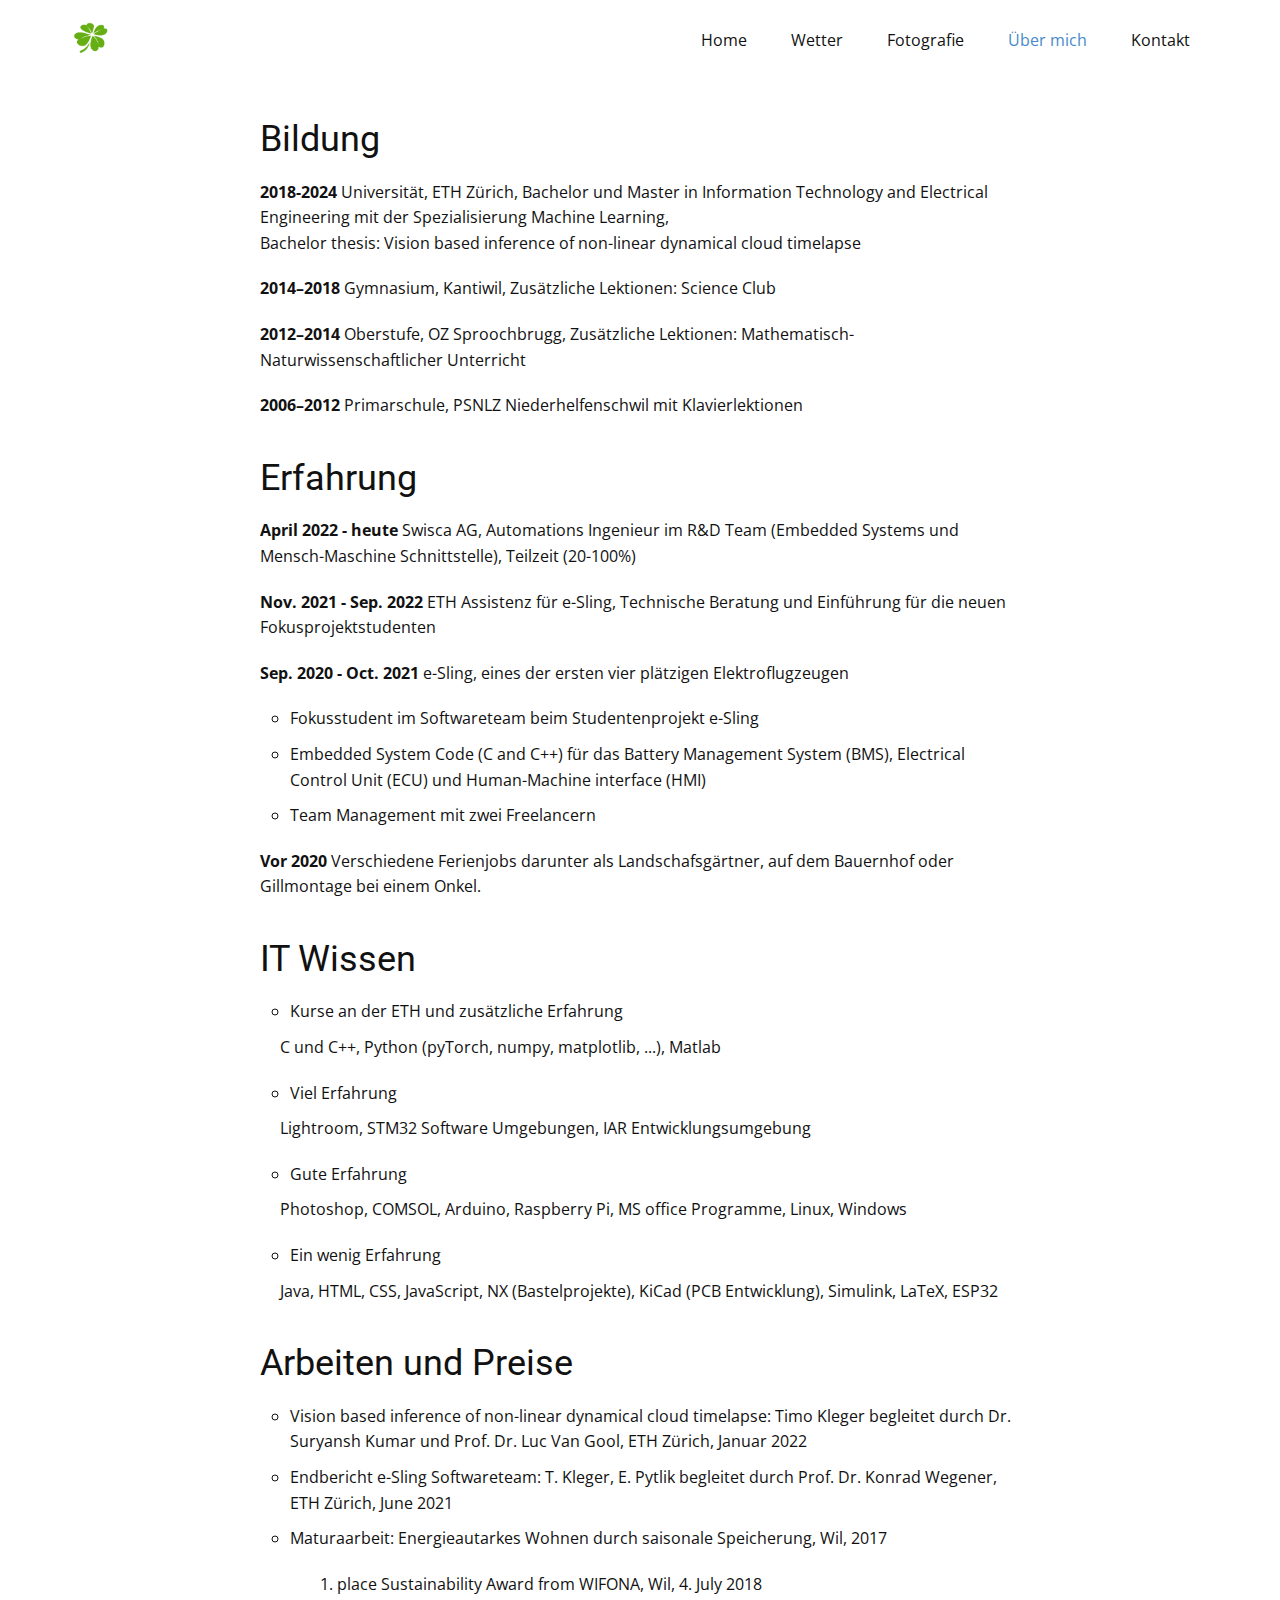
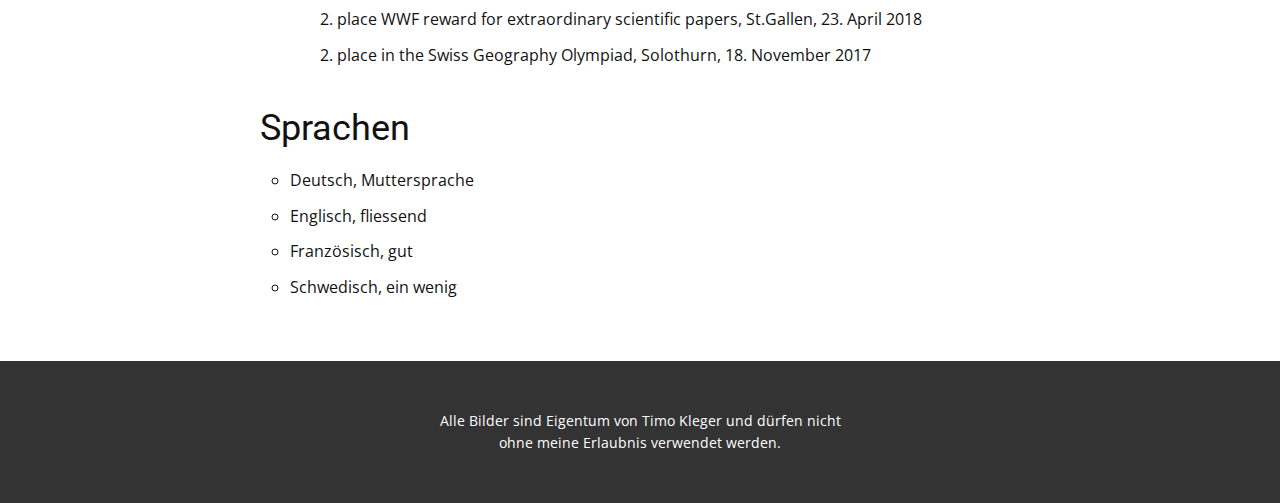
<file: About.html>
<!DOCTYPE html>
<html style="font-size: 16px">
  <head>
    <meta name="viewport" content="width=device-width, initial-scale=1.0" />
    <meta charset="utf-8" />
    <meta name="keywords" content="" />
    <meta name="description" content="" />
    <title>About</title>
    <link rel="stylesheet" href="nicepage.css" media="screen" />
    <link rel="stylesheet" href="About.css" media="screen" />
    <script
      class="u-script"
      type="text/javascript"
      src="jquery.js"
      defer=""
    ></script>
    <script
      class="u-script"
      type="text/javascript"
      src="nicepage.js"
      defer=""
    ></script>
    <meta name="generator" content="Nicepage 4.12.21, nicepage.com" />
    <link
      id="u-theme-google-font"
      rel="stylesheet"
      href="https://fonts.googleapis.com/css?family=Roboto:100,100i,300,300i,400,400i,500,500i,700,700i,900,900i|Open+Sans:300,300i,400,400i,500,500i,600,600i,700,700i,800,800i"
    />

    <script type="application/ld+json">
      {
        "@context": "http://schema.org",
        "@type": "Organization",
        "name": "",
        "logo": "images/default-logo.png"
      }
    </script>
    <meta name="theme-color" content="#478ac9" />
    <meta property="og:title" content="About" />
    <meta property="og:type" content="website" />
  </head>
  <body class="u-body u-xl-mode">
    <header class="u-clearfix u-header u-header" id="sec-4545">
      <div class="u-clearfix u-sheet u-valign-middle u-sheet-1">
        <!-- logo of website -->
        <img
          class="u-image u-logo u-image-1"
          src="images/Logo_ohneSchrift.png"
          class="u-logo-image u-logo-image-1"
        />
        <nav class="u-menu u-menu-dropdown u-offcanvas u-menu-1">
          <div
            class="menu-collapse"
            style="font-size: 1rem; letter-spacing: 0px"
          >
            <a
              class="u-button-style u-custom-left-right-menu-spacing u-custom-padding-bottom u-custom-top-bottom-menu-spacing u-nav-link u-text-active-palette-1-base u-text-hover-palette-2-base"
              href="#"
            >
              <svg class="u-svg-link" viewBox="0 0 24 24">
                <use
                  xmlns:xlink="http://www.w3.org/1999/xlink"
                  xlink:href="#menu-hamburger"
                ></use>
              </svg>
              <svg
                class="u-svg-content"
                version="1.1"
                id="menu-hamburger"
                viewBox="0 0 16 16"
                x="0px"
                y="0px"
                xmlns:xlink="http://www.w3.org/1999/xlink"
                xmlns="http://www.w3.org/2000/svg"
              >
                <g>
                  <rect y="1" width="16" height="2"></rect>
                  <rect y="7" width="16" height="2"></rect>
                  <rect y="13" width="16" height="2"></rect>
                </g>
              </svg>
            </a>
          </div>
          <!-- For desktop website -->
          <div class="u-nav-container">
            <ul class="u-nav u-unstyled u-nav-1">
              <li class="u-nav-item">
                <a
                  class="u-button-style u-nav-link u-text-active-palette-1-base u-text-hover-palette-2-base"
                  href="index.html"
                  style="padding: 10px 20px"
                  >Home</a
                >
              </li>
              <li class="u-nav-item">
                <a
                  class="u-button-style u-nav-link u-text-active-palette-1-base u-text-hover-palette-2-base"
                  href="Weather.html"
                  style="padding: 10px 20px"
                  >Wetter</a
                >
              </li>
              <li class="u-nav-item">
                <a
                  class="u-button-style u-nav-link u-text-active-palette-1-base u-text-hover-palette-2-base"
                  href="Photography.html"
                  style="padding: 10px 20px"
                  >Fotografie</a
                >
              </li>
              <li class="u-nav-item">
                <a
                  class="u-button-style u-nav-link u-text-active-palette-1-base u-text-hover-palette-2-base"
                  href="About.html"
                  style="padding: 10px 20px"
                  >Über mich</a
                >
              </li>
              <li class="u-nav-item">
                <a
                  class="u-button-style u-nav-link u-text-active-palette-1-base u-text-hover-palette-2-base"
                  href="Contact.html"
                  style="padding: 10px 20px"
                  >Kontakt</a
                >
              </li>
            </ul>
          </div>
          <!-- For mobile phone website -->
          <div class="u-nav-container-collapse">
            <div
              class="u-black u-container-style u-inner-container-layout u-opacity u-opacity-95 u-sidenav"
            >
              <div class="u-inner-container-layout u-sidenav-overflow">
                <div class="u-menu-close"></div>
                <ul
                  class="u-align-center u-nav u-popupmenu-items u-unstyled u-nav-2"
                >
                  <li class="u-nav-item">
                    <a class="u-button-style u-nav-link" href="index.html"
                      >Home</a
                    >
                  </li>
                  <li class="u-nav-item">
                    <a class="u-button-style u-nav-link" href="Weather.html"
                      >Wetter</a
                    >
                  </li>
                  <li class="u-nav-item">
                    <a class="u-button-style u-nav-link" href="Photography.html"
                      >Fotografie</a
                    >
                  </li>
                  <li class="u-nav-item">
                    <a class="u-button-style u-nav-link" href="About.html"
                      >Über mich</a
                    >
                  </li>
                  <li class="u-nav-item">
                    <a class="u-button-style u-nav-link" href="Contact.html"
                      >Kontakt</a
                    >
                  </li>
                </ul>
              </div>
            </div>
            <div class="u-black u-menu-overlay u-opacity u-opacity-70"></div>
          </div>
        </nav>
      </div>
    </header>

    <section class="u-clearfix u-section-1">
      <div class="container">
        <div class="section">
            <h2>Bildung</h2>
            <p>
              <strong>2018-2024</strong> Universität, ETH Zürich, Bachelor und Master in Information Technology and Electrical Engineering mit der Spezialisierung Machine Learning, 
              </br>Bachelor thesis: Vision based inference of non-linear dynamical cloud timelapse
            </p>
            <p>
              <strong>2014–2018</strong> Gymnasium, Kantiwil, Zusätzliche Lektionen: Science Club
            </p>
            <p>
              <strong>2012–2014</strong> Oberstufe, OZ Sproochbrugg, Zusätzliche Lektionen: Mathematisch-Naturwissenschaftlicher Unterricht
            </p>
            <p>
              <strong>2006–2012</strong> Primarschule, PSNLZ Niederhelfenschwil mit Klavierlektionen
            </p>
        </div>
        <div class="section">
          <h2>Erfahrung</h2>
          <p>
              <strong>April 2022 - heute</strong> Swisca AG, Automations Ingenieur im R&D Team (Embedded Systems und Mensch-Maschine Schnittstelle), Teilzeit (20-100%)
          </p>
          <p>
              <strong>Nov. 2021 - Sep. 2022</strong> ETH Assistenz für e-Sling, Technische Beratung und Einführung für die neuen Fokusprojektstudenten
          </p>
          <p>
              <strong>Sep. 2020 - Oct. 2021</strong> e-Sling, eines der ersten vier plätzigen Elektroflugzeugen
              <ul>
                  <li>Fokusstudent im Softwareteam beim Studentenprojekt e-Sling</li>
                  <li>Embedded System Code (C and C++) für das Battery Management System (BMS), Electrical Control Unit (ECU) und Human-Machine interface (HMI)</li>
                  <li>Team Management mit zwei Freelancern</li>
              </ul>
          </p>
          <p>
              <strong>Vor 2020</strong> Verschiedene Ferienjobs darunter als Landschafsgärtner, auf dem Bauernhof oder Gillmontage bei einem Onkel.
        </div>
        <div class="section">
          <h2>IT Wissen</h2>
          <ul>
              <li>Kurse an der ETH und zusätzliche Erfahrung</li>
              C und C++, Python (pyTorch, numpy, matplotlib, ...), Matlab</p>
              <li>Viel Erfahrung</li>
              Lightroom, STM32 Software Umgebungen, IAR Entwicklungsumgebung</p>
              <li>Gute Erfahrung</li>
              Photoshop, COMSOL, Arduino, Raspberry Pi, MS office Programme, Linux, Windows</p>
              <li>Ein wenig Erfahrung</li>
              Java, HTML, CSS, JavaScript, NX (Bastelprojekte), KiCad (PCB Entwicklung), Simulink, LaTeX, ESP32</p>
          </ul>
        </div>
        <div class="section">
            <h2>Arbeiten und Preise</h2>
            <ul>
                <li>Vision based inference of non-linear dynamical cloud timelapse: Timo Kleger begleitet durch Dr. Suryansh Kumar und Prof. Dr. Luc Van Gool, ETH Zürich, Januar 2022</li>
                <li>Endbericht e-Sling Softwareteam: T. Kleger, E. Pytlik begleitet durch Prof. Dr. Konrad Wegener, ETH Zürich, June 2021</li>
                <li>Maturaarbeit: Energieautarkes Wohnen durch saisonale Speicherung, Wil, 2017
                    <ul>
                        <li>1. place Sustainability Award from WIFONA, Wil, 4. July 2018</li>
                        <li>2. place WWF reward for extraordinary scientific papers, St.Gallen, 23. April 2018</li>
                        <li>2. place in the Swiss Geography Olympiad, Solothurn, 18. November 2017</li>
                    </ul>
                </li>
            </ul>
        </div>
        <div class="section">
            <h2>Sprachen</h2>
            <ul>
                <li>Deutsch, Muttersprache</li>
                <li>Englisch, fliessend</li>
                <li>Französisch, gut</li>
                <li>Schwedisch, ein wenig</li>
            </ul>
        </div>
    </div>
  </section>

    <footer
      class="u-align-center u-clearfix u-footer u-grey-80 u-footer"
      id="sec-7782"
    >
      <div class="u-clearfix u-sheet u-sheet-1">
        <p class="u-small-text u-text u-text-variant u-text-1">
          Alle Bilder sind Eigentum von Timo Kleger und dürfen nicht ohne meine Erlaubnis verwendet werden.
        </p>
      </div>
    </footer>
  </body>
</html>
</file>
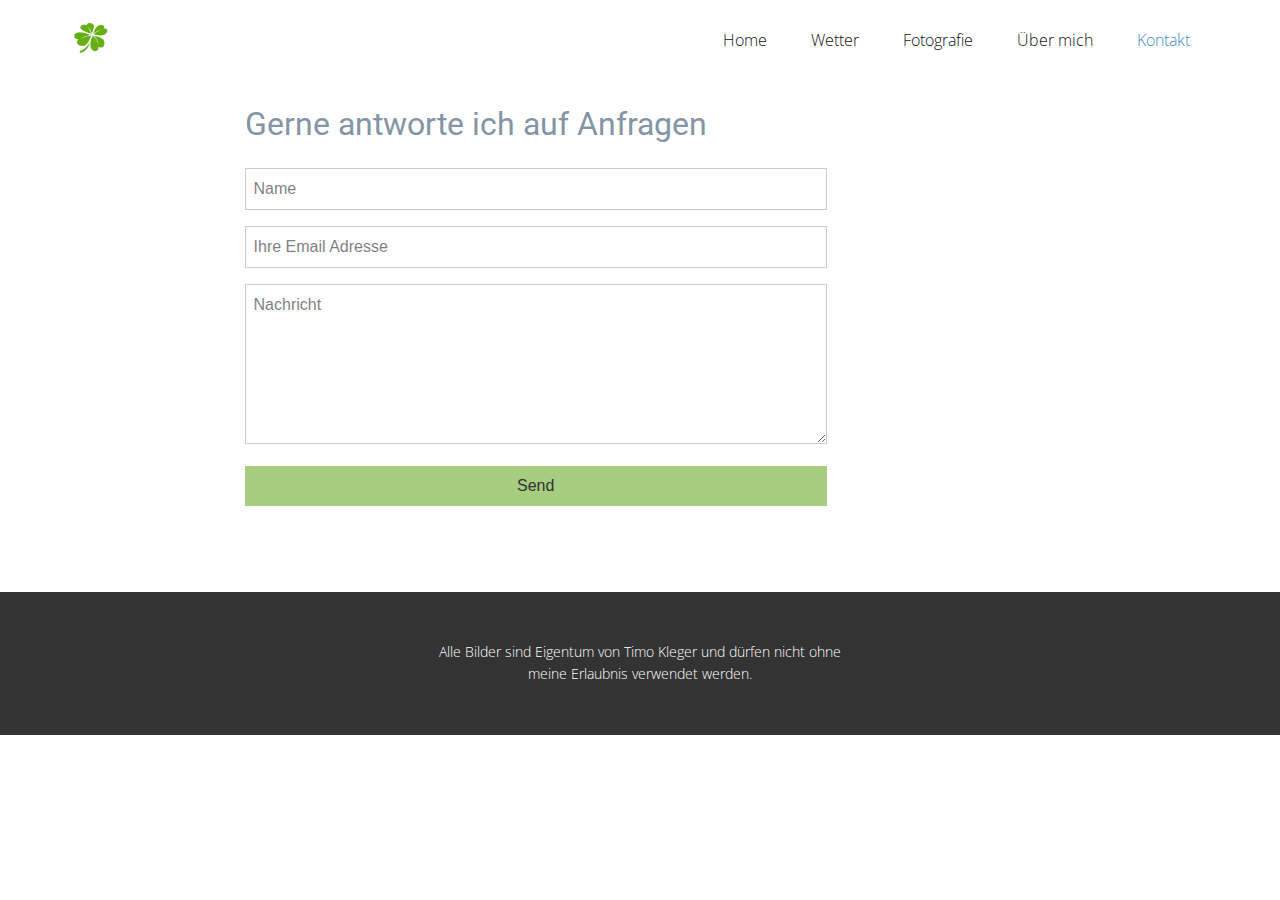
<file: Contact.html>
<!DOCTYPE html>
<html style="font-size: 16px">
  <head>
    <meta name="viewport" content="width=device-width, initial-scale=1.0" />
    <meta charset="utf-8" />
    <meta name="keywords" content="" />
    <meta name="description" content="" />
    <title>Contact</title>
    <link rel="stylesheet" href="nicepage.css" media="screen" />
    <link rel="stylesheet" href="Contact.css" media="screen" />
    <script
      class="u-script"
      type="text/javascript"
      src="jquery.js"
      defer=""
    ></script>
    <script
      class="u-script"
      type="text/javascript"
      src="nicepage.js"
      defer=""
    ></script>
    <meta name="generator" content="Nicepage 4.12.21, nicepage.com" />
    <link
      id="u-theme-google-font"
      rel="stylesheet"
      href="https://fonts.googleapis.com/css?family=Roboto:100,100i,300,300i,400,400i,500,500i,700,700i,900,900i|Open+Sans:300,300i,400,400i,500,500i,600,600i,700,700i,800,800i"
    />

    <script type="application/ld+json">
      {
        "@context": "http://schema.org",
        "@type": "Organization",
        "name": "",
        "logo": "images/default-logo.png"
      }
    </script>
    <meta name="theme-color" content="#478ac9" />
    <meta property="og:title" content="Contact" />
    <meta property="og:type" content="website" />
  </head>
  <body class="u-body u-xl-mode">
    <header class="u-clearfix u-header u-header" id="sec-4545">
      <div class="u-clearfix u-sheet u-valign-middle u-sheet-1">
        <!-- logo of website -->
        <img
          class="u-image u-logo u-image-1"
          src="images/Logo_ohneSchrift.png"
          class="u-logo-image u-logo-image-1"
        />
        <nav class="u-menu u-menu-dropdown u-offcanvas u-menu-1">
          <div
            class="menu-collapse"
            style="font-size: 1rem; letter-spacing: 0px"
          >
            <a
              class="u-button-style u-custom-left-right-menu-spacing u-custom-padding-bottom u-custom-top-bottom-menu-spacing u-nav-link u-text-active-palette-1-base u-text-hover-palette-2-base"
              href="#"
            >
              <svg class="u-svg-link" viewBox="0 0 24 24">
                <use
                  xmlns:xlink="http://www.w3.org/1999/xlink"
                  xlink:href="#menu-hamburger"
                ></use>
              </svg>
              <svg
                class="u-svg-content"
                version="1.1"
                id="menu-hamburger"
                viewBox="0 0 16 16"
                x="0px"
                y="0px"
                xmlns:xlink="http://www.w3.org/1999/xlink"
                xmlns="http://www.w3.org/2000/svg"
              >
                <g>
                  <rect y="1" width="16" height="2"></rect>
                  <rect y="7" width="16" height="2"></rect>
                  <rect y="13" width="16" height="2"></rect>
                </g>
              </svg>
            </a>
          </div>
          <!-- For desktop website -->
          <div class="u-nav-container">
            <ul class="u-nav u-unstyled u-nav-1">
              <li class="u-nav-item">
                <a
                  class="u-button-style u-nav-link u-text-active-palette-1-base u-text-hover-palette-2-base"
                  href="index.html"
                  style="padding: 10px 20px"
                  >Home</a
                >
              </li>
              <li class="u-nav-item">
                <a
                  class="u-button-style u-nav-link u-text-active-palette-1-base u-text-hover-palette-2-base"
                  href="Weather.html"
                  style="padding: 10px 20px"
                  >Wetter</a
                >
              </li>
              <li class="u-nav-item">
                <a
                  class="u-button-style u-nav-link u-text-active-palette-1-base u-text-hover-palette-2-base"
                  href="Photography.html"
                  style="padding: 10px 20px"
                  >Fotografie</a
                >
              </li>
              <li class="u-nav-item">
                <a
                  class="u-button-style u-nav-link u-text-active-palette-1-base u-text-hover-palette-2-base"
                  href="About.html"
                  style="padding: 10px 20px"
                  >Über mich</a
                >
              </li>
              <li class="u-nav-item">
                <a
                  class="u-button-style u-nav-link u-text-active-palette-1-base u-text-hover-palette-2-base"
                  href="Contact.html"
                  style="padding: 10px 20px"
                  >Kontakt</a
                >
              </li>
            </ul>
          </div>
          <!-- For mobile phone website -->
          <div class="u-nav-container-collapse">
            <div
              class="u-black u-container-style u-inner-container-layout u-opacity u-opacity-95 u-sidenav"
            >
              <div class="u-inner-container-layout u-sidenav-overflow">
                <div class="u-menu-close"></div>
                <ul
                  class="u-align-center u-nav u-popupmenu-items u-unstyled u-nav-2"
                >
                  <li class="u-nav-item">
                    <a class="u-button-style u-nav-link" href="index.html"
                      >Home</a
                    >
                  </li>
                  <li class="u-nav-item">
                    <a class="u-button-style u-nav-link" href="Weather.html"
                      >Wetter</a
                    >
                  </li>
                  <li class="u-nav-item">
                    <a class="u-button-style u-nav-link" href="Photography.html"
                      >Fotografie</a
                    >
                  </li>
                  <li class="u-nav-item">
                    <a class="u-button-style u-nav-link" href="About.html"
                      >Über mich</a
                    >
                  </li>
                  <li class="u-nav-item">
                    <a class="u-button-style u-nav-link" href="Contact.html"
                      >Kontakt</a
                    >
                  </li>
                </ul>
              </div>
            </div>
            <div class="u-black u-menu-overlay u-opacity u-opacity-70"></div>
          </div>
        </nav>
      </div>
    </header>

    <section id="contact-form">
      <form action="https://form.taxi/s/e1rpdiv1" method="POST">
        <h2>Gerne antworte ich auf Anfragen</h2>
        <form id="contact" name="contact" accept-charset="utf-8">
          <label><span></span><input name="name" type="text" placeholder="Name"/></label>
          <label><span></span><input name="email" type="email" placeholder="Ihre Email Adresse"/></label>
          <label><span></span><textarea name="message" placeholder="Nachricht"></textarea></label>
          <input name="submit" type="submit" value="Send"/>
        </form>
        <!-- <aside>
          <p>Just hit Send on an empty form to see the invalid input animation</p>
          <p>Fill in the form fields to see the success animation (no real validation, any random input will do)</p>
        </aside> -->
      </form>
    </section>

    <footer
      class="u-align-center u-clearfix u-footer u-grey-80 u-footer"
      id="sec-7782"
    >
      <div class="u-clearfix u-sheet u-sheet-1">
        <p class="u-small-text u-text u-text-variant u-text-1">
          Alle Bilder sind Eigentum von Timo Kleger und dürfen nicht ohne meine Erlaubnis verwendet werden.
        </p>
      </div>
    </footer>
  </body>
</html>
</file>
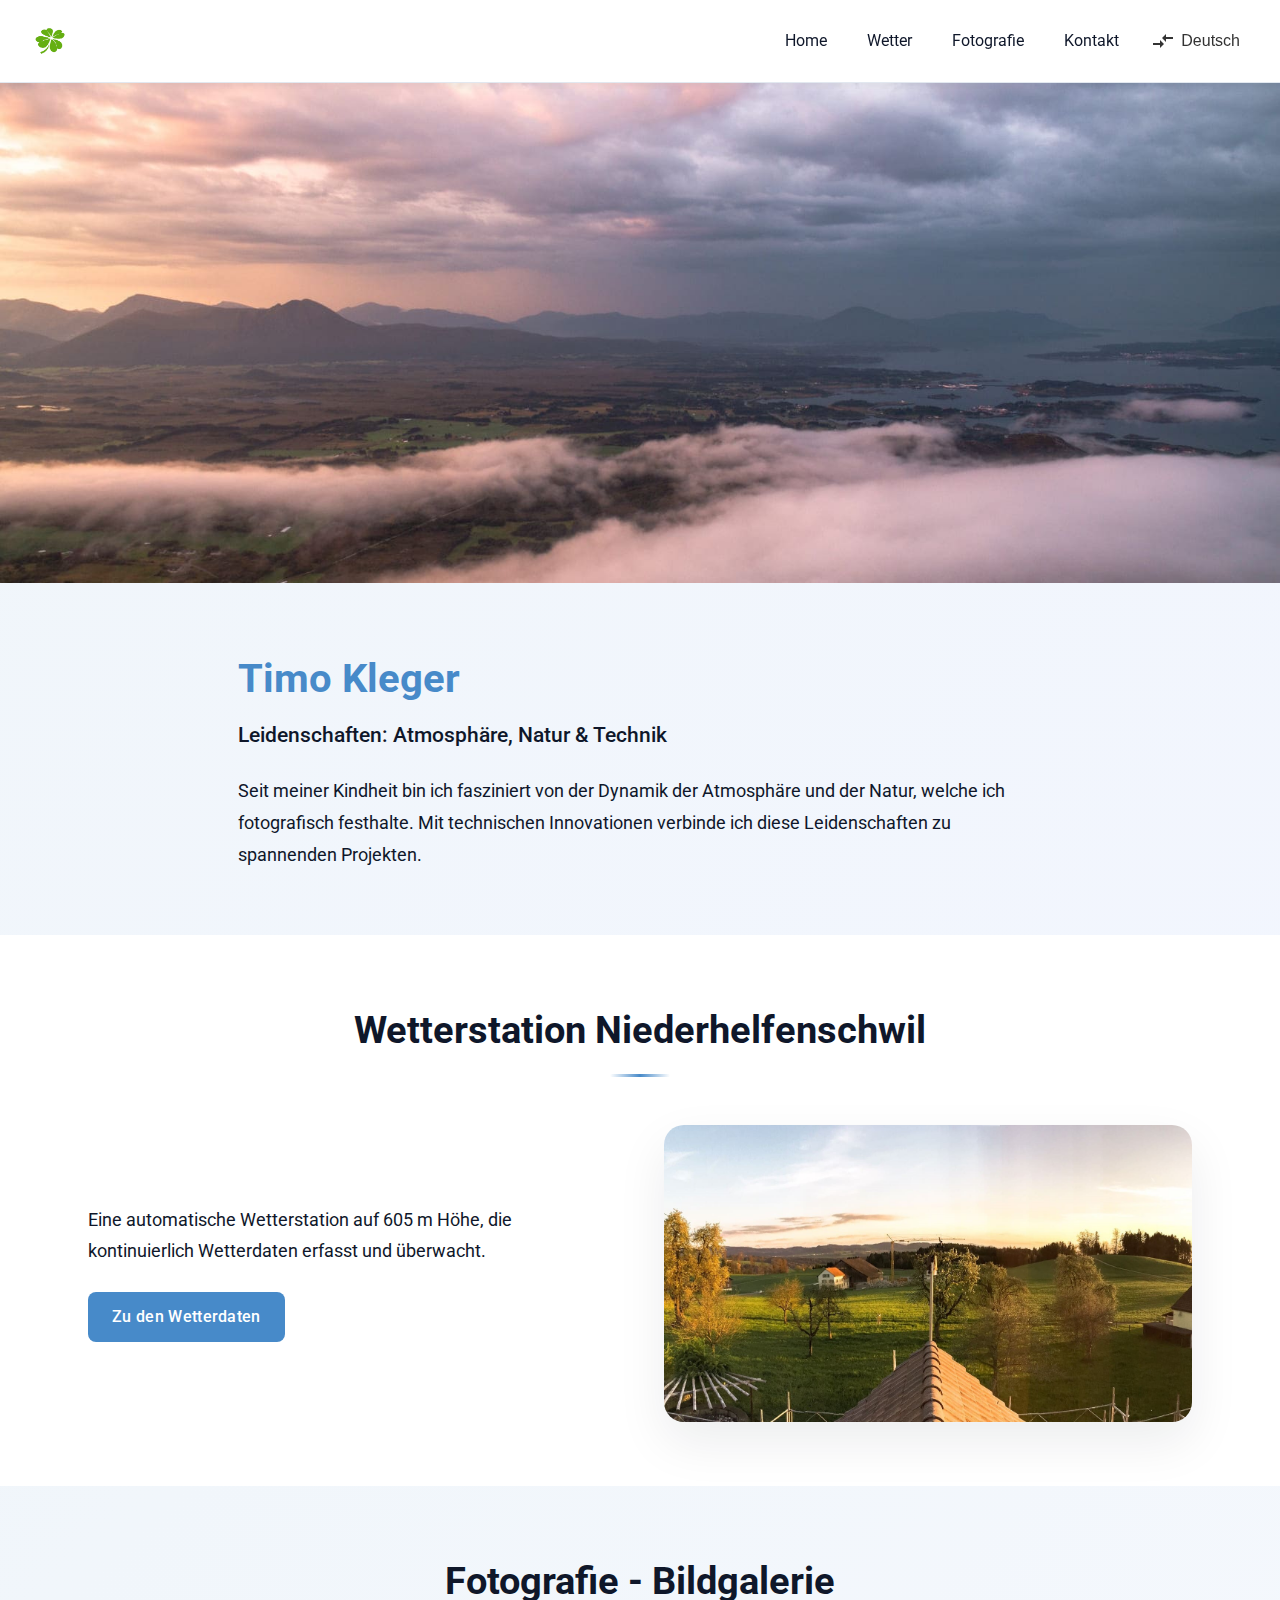
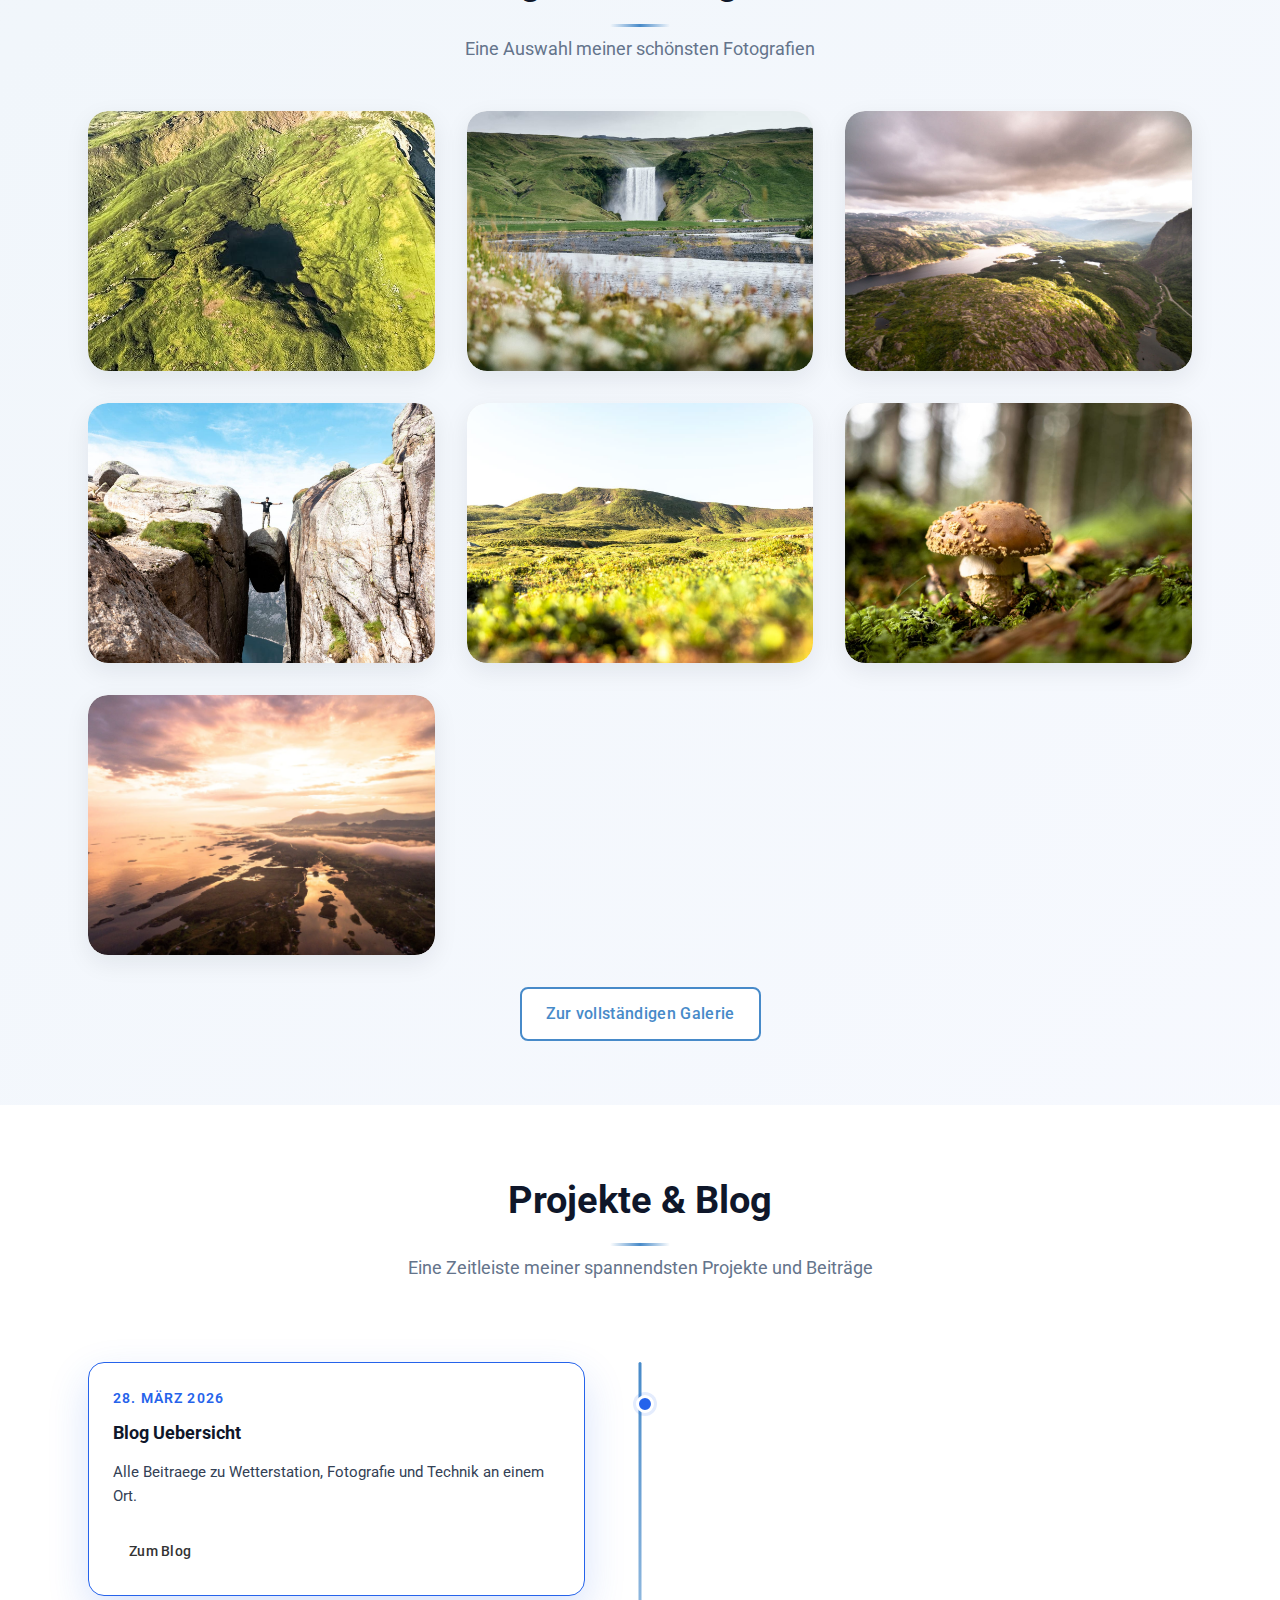
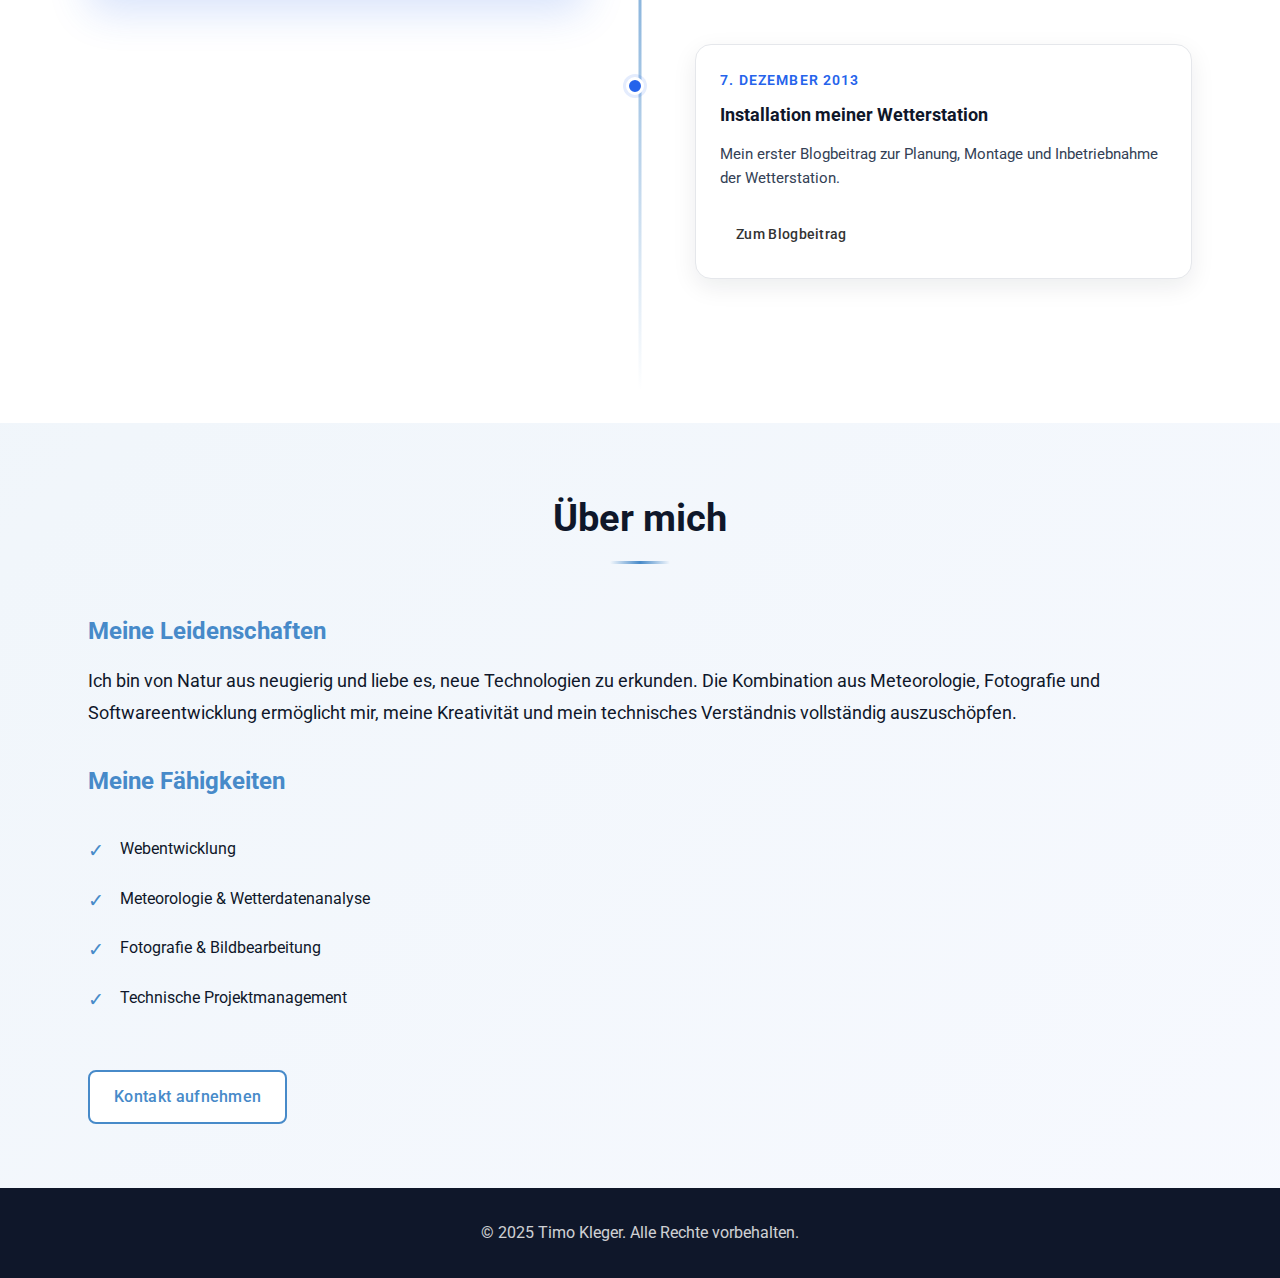
<file: Home_new.html>
<!DOCTYPE html>
<html style="font-size: 16px">
<head>
  <meta name="viewport" content="width=device-width, initial-scale=1.0" />
  <meta charset="utf-8" />
  <meta name="keywords" content="Wetter, Fotografie, Technik, Niederhelfenschwil" />
  <meta name="description" content="Wetter, Fotografie und Technik - Die Leidenschaften von Timo Kleger" />
  <title data-de="Home" data-en="Home">Home</title>
  <link rel="stylesheet" href="library/ui/styles.css" media="screen" />
  <link rel="stylesheet" href="library/ui/animations.css" media="screen" />
  <link rel="stylesheet" href="library/ui/buttons.css" media="screen" />
  <link rel="stylesheet" href="library/timeline/timeline-core.css" media="screen" />
  <link rel="stylesheet" href="library/timeline/timeline-vertical.css" media="screen" />
  <link rel="stylesheet" href="Home_new.css" media="screen" />
  <script class="u-script" type="text/javascript" src="jquery.js" defer=""></script>
  <script class="u-script" type="text/javascript" src="language-toggle.js" defer=""></script>
  <link id="u-theme-google-font" rel="stylesheet"
    href="https://fonts.googleapis.com/css?family=Roboto:100,100i,300,300i,400,400i,500,500i,700,700i,900,900i|Open+Sans:300,300i,400,400i,500,500i,600,600i,700,700i,800,800i" />
  <link rel="stylesheet" href="https://fonts.googleapis.com/icon?family=Material+Icons" />

  <script type="application/ld+json">
    {
      "@context": "http://schema.org",
      "@type": "Organization",
      "name": "Timo Kleger",
      "logo": "images/Logo_ohneSchrift.png"
    }
  </script>
  <meta name="theme-color" content="#478ac9" />
  <meta property="og:title" content="Home - Wetter, Fotografie und Technik" />
  <meta property="og:type" content="website" />
</head>

<body class="u-body u-xl-mode">
  <!-- Header Navigation -->
  <header class="header-main">
    <div class="header-content">
      <img class="logo" src="images/Logo_ohneSchrift.png" alt="Logo" />
      <nav class="nav-main">
        <button class="menu-toggle" id="menuToggle">
          <span></span><span></span><span></span>
        </button>
        <div class="nav-container">
          <ul class="nav-list">
            <li><a href="Home_new.html" data-de="Home" data-en="Home">Home</a></li>
            <li><a href="Weather.html" data-de="Wetter" data-en="Weather">Wetter</a></li>
            <li><a href="Photography.html" data-de="Fotografie" data-en="Photography">Fotografie</a></li>
            <li><a href="Contact.html" data-de="Kontakt" data-en="Contact">Kontakt</a></li>
            <li>
              <button id="languageToggle" class="btn btn-icon btn-ghost language-toggle" onclick="toggleLanguage()">
                <span class="material-icons">compare_arrows</span>
                <span class="language-text" id="currentLanguage">Deutsch</span>
              </button>
            </li>
          </ul>
        </div>
      </nav>
    </div>
  </header>

  <!-- 1. Title Section with Hero Image -->
  <section class="hero-section">
    <div class="hero-image-wrapper">
      <img src="images/Titelbild_home.jpg" alt="Wetter, Fotografie und Technik" class="hero-image" />
      <div class="hero-overlay">
        <div class="hero-text">
          <h1 data-de="Wetter, Fotografie &amp; Technik" data-en="Weather, Photography &amp; Technology">
            Wetter, Fotografie &amp; Technik
          </h1>
        </div>
      </div>
    </div>
  </section>

  <!-- 2. Name and Introduction Section -->
  <section class="intro-section">
    <div class="intro-container">
      <div class="intro-content">
        <h2 data-de="Timo Kleger" data-en="Timo Kleger">Timo Kleger</h2>
        <p class="intro-subtitle" data-de="Leidenschaften: Atmosphäre, Natur &amp; Technik" 
           data-en="Passions: Atmosphere, Nature &amp; Technology">
          Leidenschaften: Atmosphäre, Natur &amp; Technik
        </p>
        <p class="intro-description" 
           data-de="Seit meiner Kindheit bin ich fasziniert von der Dynamik der Atmosphäre und der Natur, welche ich fotografisch festhalte. Mit technischen Innovationen verbinde ich diese Leidenschaften zu spannenden Projekten." 
           data-en="Since my childhood, I have been fascinated by the dynamics of the atmosphere and nature, which I capture photographically. I combine these passions with technical innovations to create exciting projects.">
          Seit meiner Kindheit bin ich fasziniert von der Dynamik der Atmosphäre und der Natur, welche ich fotografisch festhalte. Mit technischen Innovationen verbinde ich diese Leidenschaften zu spannenden Projekten.
        </p>
      </div>
    </div>
  </section>

  <!-- 3. Weather Station Section -->
  <section class="station-preview-section">
    <div class="section-container">
      <div class="section-title">
        <h2 data-de="Wetterstation Niederhelfenschwil" data-en="Weather Station Niederhelfenschwil">
          Wetterstation Niederhelfenschwil
        </h2>
      </div>
      <div class="station-preview-content">
        <div class="station-info">
          <p data-de="Eine automatische Wetterstation auf 605 m Höhe, die kontinuierlich Wetterdaten erfasst und überwacht." 
             data-en="An automated weather station at 605 m altitude, continuously monitoring and recording weather data.">
            Eine automatische Wetterstation auf 605 m Höhe, die kontinuierlich Wetterdaten erfasst und überwacht.
          </p>
          <a href="Weather.html" class="btn btn-primary" data-de="Zu den Wetterdaten" data-en="View Weather Data">
            Zu den Wetterdaten
          </a>
        </div>
        <div class="station-image">
          <img src="images/Wetterstation1.jpg" alt="Wetterstation" class="rounded-image" />
        </div>
      </div>
    </div>
  </section>

  <!-- 4. Photography Gallery Section -->
  <section class="gallery-section">
    <div class="section-container">
      <div class="section-title">
        <h2 data-de="Fotografie - Bildgalerie" data-en="Photography - Image Gallery">
          Fotografie - Bildgalerie
        </h2>
        <p data-de="Eine Auswahl meiner schönsten Fotografien" data-en="A selection of my most beautiful photographs">
          Eine Auswahl meiner schönsten Fotografien
        </p>
      </div>
      <div class="gallery-grid" id="homeGallery">
        <div class="gallery-item">
          <img src="images/Gallerie/1.jpg" alt="Gallery 1" class="gallery-image rounded-image" />
        </div>
        <div class="gallery-item">
          <img src="images/Gallerie/23.jpg" alt="Gallery 2" class="gallery-image rounded-image" />
        </div>
        <div class="gallery-item">
          <img src="images/Gallerie/5.jpg" alt="Gallery 3" class="gallery-image rounded-image" />
        </div>
        <div class="gallery-item">
          <img src="images/Gallerie/21.jpg" alt="Gallery 4" class="gallery-image rounded-image" />
        </div>
        <div class="gallery-item">
          <img src="images/Gallerie/9.jpg" alt="Gallery 5" class="gallery-image rounded-image" />
        </div>
        <div class="gallery-item">
          <img src="images/Gallerie/18.jpg" alt="Gallery 6" class="gallery-image rounded-image" />
        </div>
        <div class="gallery-item">
          <img src="images/Gallerie/8.jpg" alt="Gallery 7" class="gallery-image rounded-image" />
        </div>
      </div>
      <div class="gallery-footer">
        <a href="Photography.html" class="btn btn-secondary" data-de="Zur vollständigen Galerie" data-en="View Full Gallery">
          Zur vollständigen Galerie
        </a>
      </div>
    </div>
  </section>

  <!-- 5. Blog/Projects Timeline Section -->
  <section class="projects-timeline-section">
    <div class="section-container">
      <div class="section-title">
        <h2 data-de="Projekte &amp; Blog" data-en="Projects &amp; Blog">
          Projekte &amp; Blog
        </h2>
        <p data-de="Eine Zeitleiste meiner spannendsten Projekte und Beiträge" data-en="A timeline of my most exciting projects and posts">
          Eine Zeitleiste meiner spannendsten Projekte und Beiträge
        </p>
      </div>
      <div class="timeline-wrapper">
        <div class="timeline-vertical" id="projectsTimeline" role="region" aria-label="Projects timeline">
          <article class="timeline-card timeline-vertical-card is-active">
            <div class="timeline-card-inner">
              <time class="timeline-date" datetime="2026-03-28">28. Maerz 2026</time>
              <h3 class="timeline-card-title">Blog Uebersicht</h3>
              <p class="timeline-card-description">Alle Beitraege zu Wetterstation, Fotografie und Technik an einem Ort.</p>
              <a href="blog/blog.html" class="timeline-card-link btn btn-small">Zum Blog</a>
            </div>
          </article>
          <article class="timeline-card timeline-vertical-card">
            <div class="timeline-card-inner">
              <time class="timeline-date" datetime="2013-12-07">7. Dezember 2013</time>
              <h3 class="timeline-card-title">Installation meiner Wetterstation</h3>
              <p class="timeline-card-description">Mein erster Blogbeitrag zur Planung, Montage und Inbetriebnahme der Wetterstation.</p>
              <a href="blog/post-20131207-weatherstation-installation.html" class="timeline-card-link btn btn-small">Zum Blogbeitrag</a>
            </div>
          </article>
        </div>
      </div>
    </div>
  </section>

  <!-- 6. About Me Section -->
  <section class="about-section">
    <div class="section-container">
      <div class="section-title">
        <h2 data-de="Über mich" data-en="About Me">Über mich</h2>
      </div>
      <div class="about-content">
        <div class="about-text">
          <h3 data-de="Meine Leidenschaften" data-en="My Passions">Meine Leidenschaften</h3>
          <p data-de="Ich bin von Natur aus neugierig und liebe es, neue Technologien zu erkunden. Die Kombination aus Meteorologie, Fotografie und Softwareentwicklung ermöglicht mir, meine Kreativität und mein technisches Verständnis vollständig auszuschöpfen." 
             data-en="I am naturally curious and love exploring new technologies. The combination of meteorology, photography, and software development allows me to fully express my creativity and technical understanding.">
            Ich bin von Natur aus neugierig und liebe es, neue Technologien zu erkunden. Die Kombination aus Meteorologie, Fotografie und Softwareentwicklung ermöglicht mir, meine Kreativität und mein technisches Verständnis vollständig auszuschöpfen.
          </p>
          <h3 data-de="Meine Fähigkeiten" data-en="My Skills">Meine Fähigkeiten</h3>
          <ul>
            <li data-de="Webentwicklung" data-en="Web Development">Webentwicklung</li>
            <li data-de="Meteorologie &amp; Wetterdatenanalyse" data-en="Meteorology &amp; Weather Data Analysis">Meteorologie &amp; Wetterdatenanalyse</li>
            <li data-de="Fotografie &amp; Bildbearbeitung" data-en="Photography &amp; Image Processing">Fotografie &amp; Bildbearbeitung</li>
            <li data-de="Technische Projektmanagement" data-en="Technical Project Management">Technische Projektmanagement</li>
          </ul>
          <a href="Contact.html" class="btn btn-secondary" data-de="Kontakt aufnehmen" data-en="Get in Touch">
            Kontakt aufnehmen
          </a>
        </div>
      </div>
    </div>
  </section>

  <!-- Footer -->
  <footer class="footer-main">
    <div class="footer-content">
      <p data-de="© 2025 Timo Kleger. Alle Rechte vorbehalten." data-en="© 2025 Timo Kleger. All rights reserved.">
        © 2025 Timo Kleger. Alle Rechte vorbehalten.
      </p>
    </div>
  </footer>

  <!-- Scripts -->
  <script type="module">

    // Blog timeline data (used in section "Projekte & Blog")
    const blogTimelineData = [
      {
        id: 'blog-weatherstation-installation',
        date: '2013-12-07',
        title: 'Installation meiner Wetterstation',
        description: 'Mein erster Blogbeitrag zur Planung, Montage und Inbetriebnahme der Wetterstation.',
        link: 'blog/post-20260328-weatherstation-installation.html',
        linkLabel: 'Zum Blogbeitrag'
      },
      {
        id: 'blog-overview',
        date: '2026-03-28',
        title: 'Blog Uebersicht',
        description: 'Alle Beitraege zu Wetterstation, Fotografie und Technik an einem Ort.',
        link: 'blog/blog.html',
        linkLabel: 'Zum Blog'
      }
    ];

    // Create timeline
    const timelineContainer = document.getElementById('projectsTimeline');

    if (timelineContainer) {
      import('./library/timeline/timeline-vertical.js')
        .then(({ TimelineVertical }) => {
          new TimelineVertical(timelineContainer, {
            items: blogTimelineData,
            locale: 'de-CH',
            sortDirection: 'desc'
          });
        })
        .catch(() => {
          // Keep fallback HTML cards visible when module loading fails.
        });
    }

    // Menu toggle for mobile
    const menuToggle = document.getElementById('menuToggle');
    const navContainer = document.querySelector('.nav-container');
    
    if (menuToggle) {
      menuToggle.addEventListener('click', () => {
        navContainer.classList.toggle('active');
      });
    }

    // Close menu when clicking on a link
    document.querySelectorAll('.nav-list a').forEach(link => {
      link.addEventListener('click', () => {
        navContainer.classList.remove('active');
      });
    });
  </script>
</body>
</html>
</file>
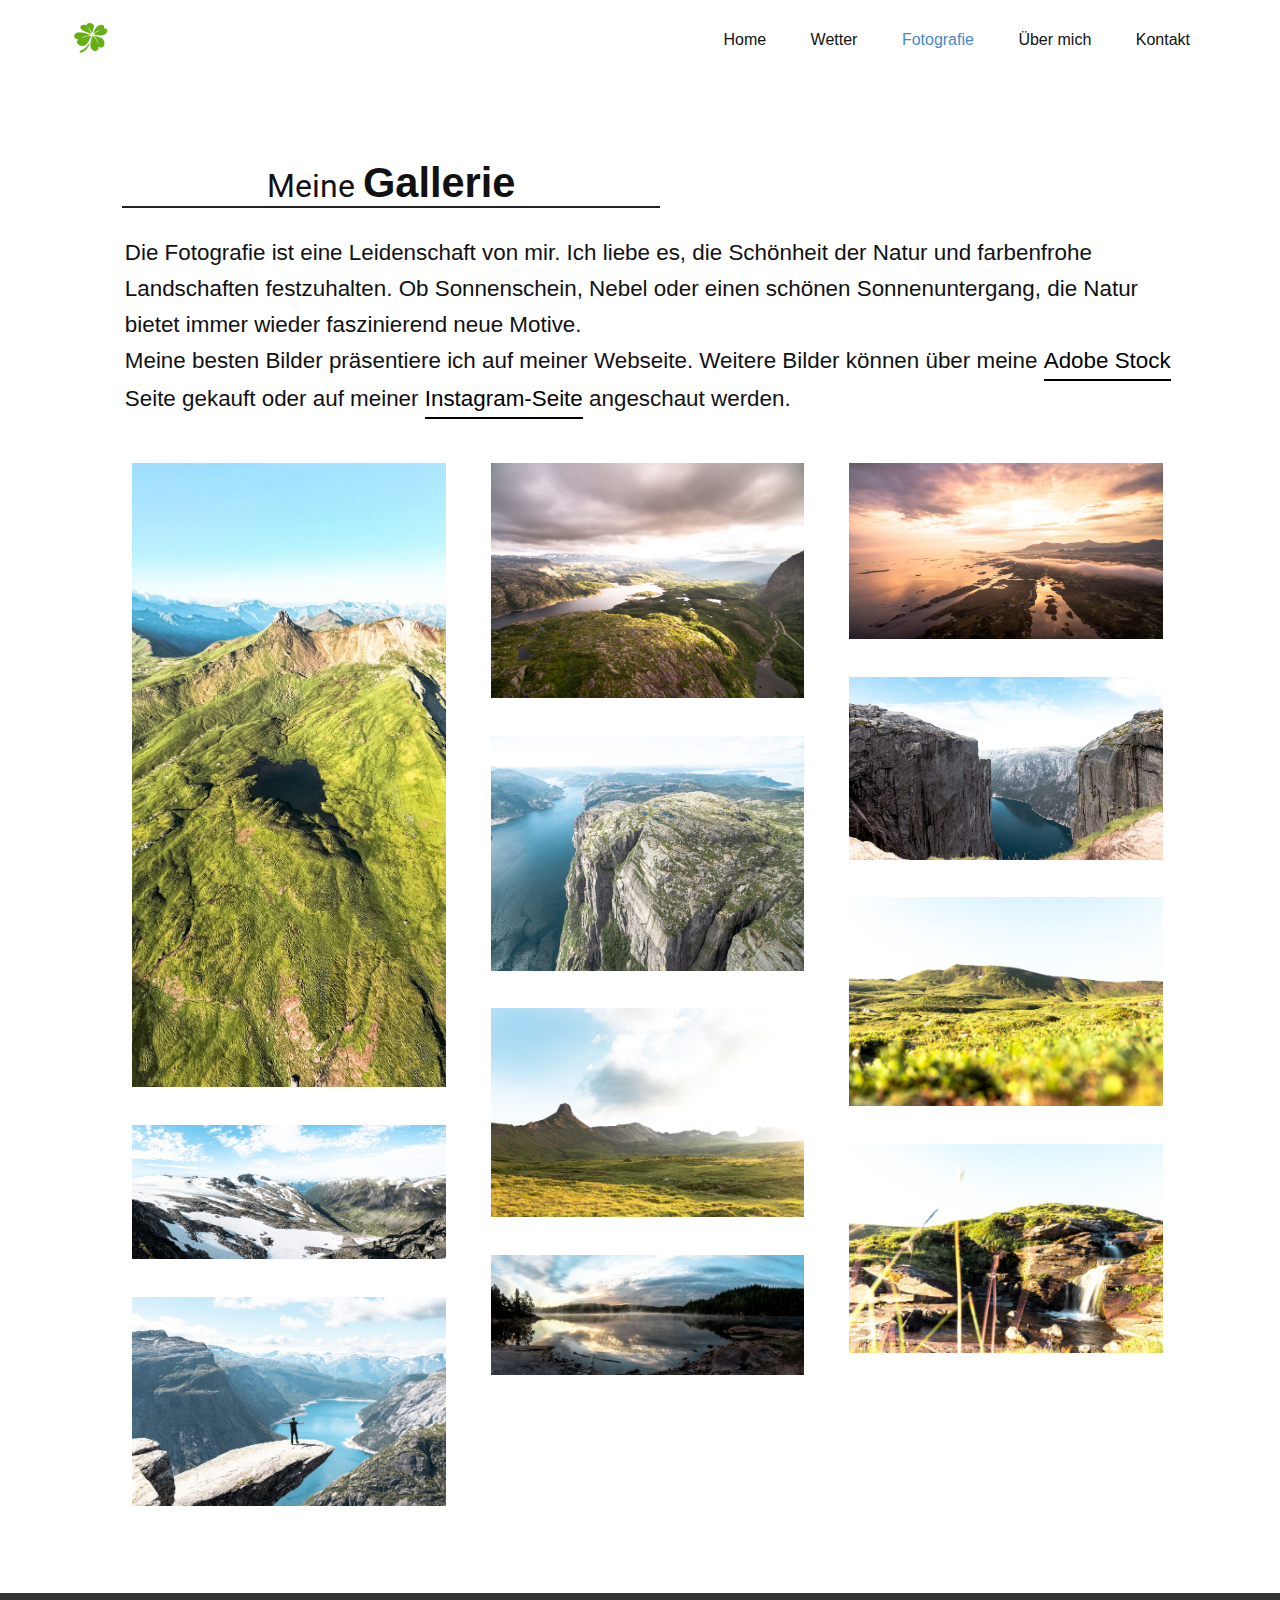
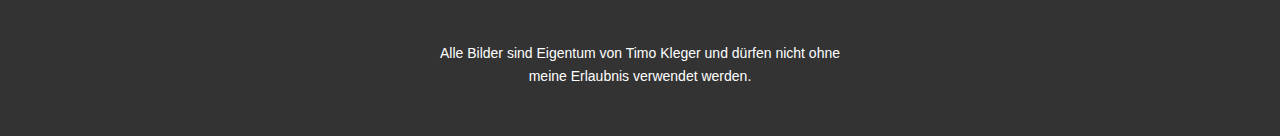
<file: Photography.html>
<!DOCTYPE html>
<html style="font-size: 16px">
  <head>
    <meta name="viewport" content="width=device-width, initial-scale=1.0" />
    <meta charset="utf-8" />
    <meta name="keywords" content="" />
    <meta name="description" content="" />
    <title>About</title>
    <link rel="stylesheet" href="nicepage.css" media="screen" />
    <link rel="stylesheet" href="About.css" media="screen" />
    <link rel="stylesheet" href="Photography.css" />
    <link rel="stylesheet" href="lightbox.css" />
    <script
      class="u-script"
      type="text/javascript"
      src="jquery.js"
      defer=""
    ></script>
    <script
      class="u-script"
      type="text/javascript"
      src="nicepage.js"
      defer=""
    ></script>
    <meta name="generator" content="Nicepage 4.12.21, nicepage.com" />
    <link
      id="u-theme-google-font"
      rel="stylesheet"
      href="https://fonts.googleapis.com/css?family=Roboto:100,100i,300,300i,400,400i,500,500i,700,700i,900,900i|Open+Sans:300,300i,400,400i,500,500i,600,600i,700,700i,800,800i"
    />

    <script type="application/ld+json">
      {
        "@context": "http://schema.org",
        "@type": "Organization",
        "name": "",
        "logo": "images/default-logo.png"
      }
    </script>
    <meta name="theme-color" content="#478ac9" />
    <meta property="og:title" content="About" />
    <meta property="og:type" content="website" />
  </head>
  <body class="u-body u-xl-mode">
    <header class="u-clearfix u-header u-header" id="sec-4545">
      <div class="u-clearfix u-sheet u-valign-middle u-sheet-1">
        <!-- logo of website -->
        <img
          class="u-image u-logo u-image-1"
          src="images/Logo_ohneSchrift.png"
          class="u-logo-image u-logo-image-1"
        />
        <nav class="u-menu u-menu-dropdown u-offcanvas u-menu-1">
          <div
            class="menu-collapse"
            style="font-size: 1rem; letter-spacing: 0px"
          >
            <a
              class="u-button-style u-custom-left-right-menu-spacing u-custom-padding-bottom u-custom-top-bottom-menu-spacing u-nav-link u-text-active-palette-1-base u-text-hover-palette-2-base"
              href="#"
            >
              <svg class="u-svg-link" viewBox="0 0 24 24">
                <use
                  xmlns:xlink="http://www.w3.org/1999/xlink"
                  xlink:href="#menu-hamburger"
                ></use>
              </svg>
              <svg
                class="u-svg-content"
                version="1.1"
                id="menu-hamburger"
                viewBox="0 0 16 16"
                x="0px"
                y="0px"
                xmlns:xlink="http://www.w3.org/1999/xlink"
                xmlns="http://www.w3.org/2000/svg"
              >
                <g>
                  <rect y="1" width="16" height="2"></rect>
                  <rect y="7" width="16" height="2"></rect>
                  <rect y="13" width="16" height="2"></rect>
                </g>
              </svg>
            </a>
          </div>
          <!-- For desktop website -->
          <div class="u-nav-container">
            <ul class="u-nav u-unstyled u-nav-1">
              <li class="u-nav-item">
                <a
                  class="u-button-style u-nav-link u-text-active-palette-1-base u-text-hover-palette-2-base"
                  href="index.html"
                  style="padding: 10px 20px"
                  >Home</a
                >
              </li>
              <li class="u-nav-item">
                <a
                  class="u-button-style u-nav-link u-text-active-palette-1-base u-text-hover-palette-2-base"
                  href="Weather.html"
                  style="padding: 10px 20px"
                  >Wetter</a
                >
              </li>
              <li class="u-nav-item">
                <a
                  class="u-button-style u-nav-link u-text-active-palette-1-base u-text-hover-palette-2-base"
                  href="Photography.html"
                  style="padding: 10px 20px"
                  >Fotografie</a
                >
              </li>
              <li class="u-nav-item">
                <a
                  class="u-button-style u-nav-link u-text-active-palette-1-base u-text-hover-palette-2-base"
                  href="About.html"
                  style="padding: 10px 20px"
                  >Über mich</a
                >
              </li>
              <li class="u-nav-item">
                <a
                  class="u-button-style u-nav-link u-text-active-palette-1-base u-text-hover-palette-2-base"
                  href="Contact.html"
                  style="padding: 10px 20px"
                  >Kontakt</a
                >
              </li>
            </ul>
          </div>
          <!-- For mobile phone website -->
          <div class="u-nav-container-collapse">
            <div
              class="u-black u-container-style u-inner-container-layout u-opacity u-opacity-95 u-sidenav"
            >
              <div class="u-inner-container-layout u-sidenav-overflow">
                <div class="u-menu-close"></div>
                <ul
                  class="u-align-center u-nav u-popupmenu-items u-unstyled u-nav-2"
                >
                  <li class="u-nav-item">
                    <a class="u-button-style u-nav-link" href="index.html"
                      >Home</a
                    >
                  </li>
                  <li class="u-nav-item">
                    <a class="u-button-style u-nav-link" href="Weather.html"
                      >Wetter</a
                    >
                  </li>
                  <li class="u-nav-item">
                    <a class="u-button-style u-nav-link" href="Photography.html"
                      >Fotografie</a
                    >
                  </li>
                  <li class="u-nav-item">
                    <a class="u-button-style u-nav-link" href="About.html"
                      >Über mich</a
                    >
                  </li>
                  <li class="u-nav-item">
                    <a class="u-button-style u-nav-link" href="Contact.html"
                      >Kontakt</a
                    >
                  </li>
                </ul>
              </div>
            </div>
            <div class="u-black u-menu-overlay u-opacity u-opacity-70"></div>
          </div>
        </nav>
      </div>
    </header>

    <section class="u-clearfix u-section-1">
      <div class="container_gallery">
        <div class="gallery_title">
          <h2>Meine <span>Gallerie</span></h2>
        </div>
        <div class="u-text u-text-font u-text-1">
          Die Fotografie ist eine Leidenschaft von mir. Ich liebe es, die Schönheit der Natur und farbenfrohe Landschaften festzuhalten. Ob Sonnenschein, Nebel 
          oder einen schönen Sonnenuntergang, die Natur bietet immer wieder faszinierend neue Motive.
          <br/>
          Meine besten Bilder präsentiere ich auf meiner Webseite. Weitere Bilder können über meine 
          <a 
            class="u-active-none u-border-2 u-border-active-palette-3-base u-border-black u-border-hover-palette-3-base u-btn u-btn-rectangle u-button-style u-hover-none u-none u-btn-1" 
            href="https://stock.adobe.com/de/contributor/210079993/Kleger%20photography"> Adobe Stock
          </a> 
          Seite gekauft oder auf meiner 
          <a 
            class="u-active-none u-border-2 u-border-active-palette-3-base u-border-black u-border-hover-palette-3-base u-btn u-btn-rectangle u-button-style u-hover-none u-none u-btn-1" 
            href="https://www.instagram.com/tk_naturegallery/">Instagram-Seite</a>  
          angeschaut werden.
        </div> 
        <div class="gallery">
          <!-- Images of 1. column -->
          <div class="gallery_column" >
            <a href="images/Gallerie/1.jpg" data-lightbox="mygallery" data-title="Spitzmeilen aus der Luft">
              <img src="images/Gallerie/1.jpg" />
            </a>
            <a href="images/Gallerie/2.jpg" data-lightbox="mygallery" data-title="Gletscher im Hochland von Norwegen">
              <img src="images/Gallerie/2.jpg" />
            </a>
            <a href="images/Gallerie/16.jpg" data-lightbox="mygallery" data-title="Trolltunga">
              <img src="images/Gallerie/16.jpg" />
            </a>
          </div>
          <!-- Images of 2. column -->
          <div class="gallery_column" >
            <a href="images/Gallerie/5.jpg" data-lightbox="mygallery" data-title="Sonnenuntergangsstimmung in Breiborg">
              <img src="images/Gallerie/5.jpg" />
            </a>
            <a href="images/Gallerie/6.jpg" data-lightbox="mygallery" data-title="Prekestolen (Predigtstuhul)">
              <img src="images/Gallerie/6.jpg" />
            </a>
            <a href="images/Gallerie/7.jpg" data-lightbox="mygallery" data-title="Spitzmeilen">
              <img src="images/Gallerie/7.jpg" />
            </a>
            <a href="images/Gallerie/4.jpg" data-lightbox="mygallery" data-title="Seerauchen bei Sonnenaufgang">
              <img src="images/Gallerie/4.jpg" />
            </a>
          </div>
          <!-- Images of 3. column -->
          <div class="gallery_column" >
            <a href="images/Gallerie/8.jpg" data-lightbox="mygallery" data-title="Atlantische Küste in Norwegen bei Sonnenaufgang">
              <img src="images/Gallerie/8.jpg" />
            </a>
            <a href="images/Gallerie/3.jpg" data-lightbox="mygallery" data-title="Klippen eines Fjordes am Kjerakbolten">
              <img src="images/Gallerie/3.jpg" />
            </a>
            <a href="images/Gallerie/9.jpg" data-lightbox="mygallery" data-title="Hochebene in den schweizer Bergen">
              <img src="images/Gallerie/9.jpg" />
            </a>
            <a href="images/Gallerie/10.jpg" data-lightbox="mygallery" data-title="Kleiner Bergbach">
              <img src="images/Gallerie/10.jpg" />
            </a>
          </div>
        </div>
      </div>
    </section>

    <footer
      class="u-align-center u-clearfix u-footer u-grey-80 u-footer"
      id="sec-7782"
    >
      <div class="u-clearfix u-sheet u-sheet-1">
        <p class="u-small-text u-text u-text-variant u-text-1">
          Alle Bilder sind Eigentum von Timo Kleger und dürfen nicht ohne meine Erlaubnis verwendet werden.
        </p>
      </div>
    </footer>

    <!-- script for the gallery (lightbox2: https://github.com/lokesh/lightbox2)-->
    <script src="lightbox-plus-jquery.js"></script>

  </body>
</html>
</file>
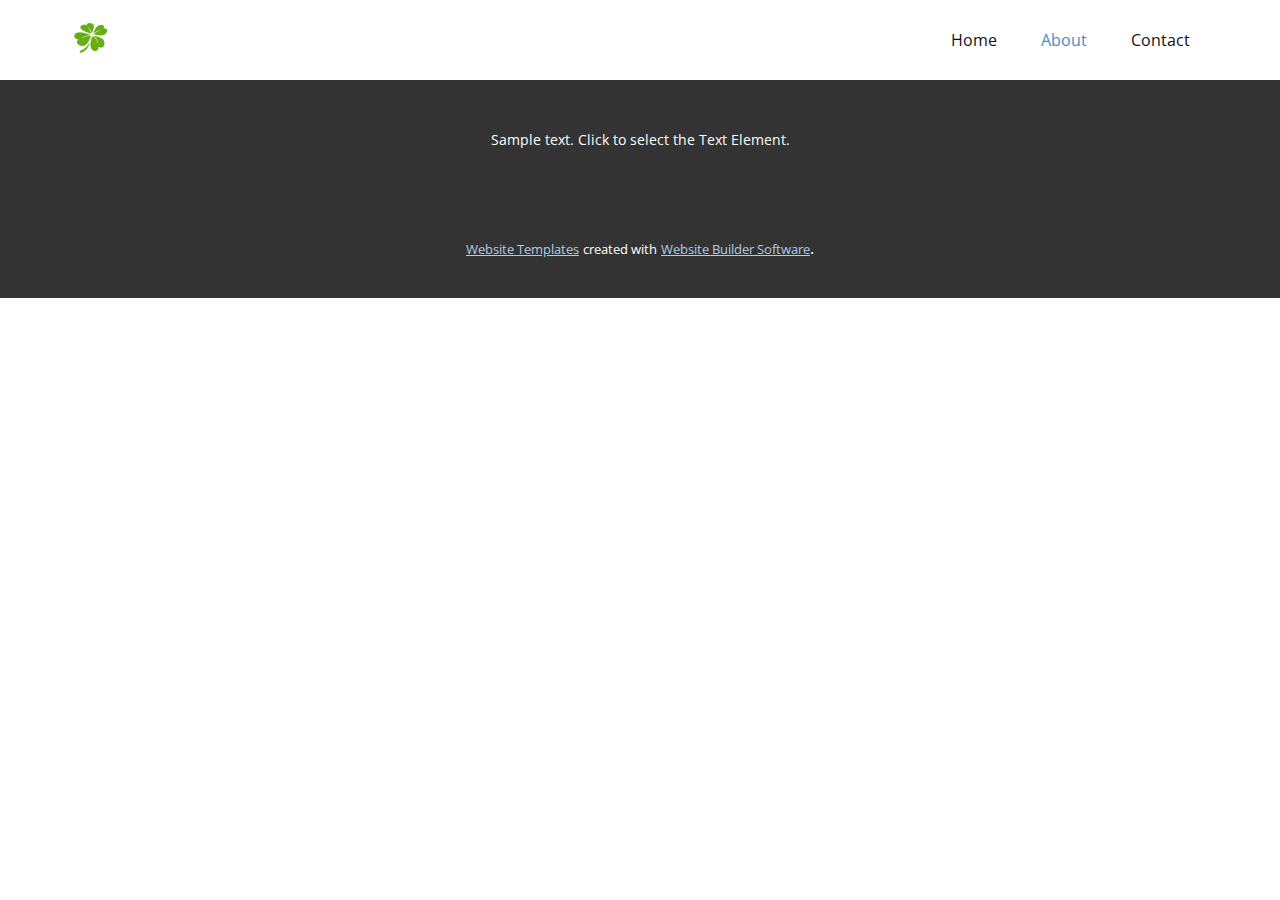
<file: TemplatePage.html>
<!DOCTYPE html>
<html style="font-size: 16px">
  <head>
    <meta name="viewport" content="width=device-width, initial-scale=1.0" />
    <meta charset="utf-8" />
    <meta name="keywords" content="" />
    <meta name="description" content="" />
    <title>About</title>
    <link rel="stylesheet" href="nicepage.css" media="screen" />
    <link rel="stylesheet" href="About.css" media="screen" />
    <script
      class="u-script"
      type="text/javascript"
      src="jquery.js"
      defer=""
    ></script>
    <script
      class="u-script"
      type="text/javascript"
      src="nicepage.js"
      defer=""
    ></script>
    <meta name="generator" content="Nicepage 4.12.21, nicepage.com" />
    <link
      id="u-theme-google-font"
      rel="stylesheet"
      href="https://fonts.googleapis.com/css?family=Roboto:100,100i,300,300i,400,400i,500,500i,700,700i,900,900i|Open+Sans:300,300i,400,400i,500,500i,600,600i,700,700i,800,800i"
    />

    <script type="application/ld+json">
      {
        "@context": "http://schema.org",
        "@type": "Organization",
        "name": "",
        "logo": "images/default-logo.png"
      }
    </script>
    <meta name="theme-color" content="#478ac9" />
    <meta property="og:title" content="About" />
    <meta property="og:type" content="website" />
  </head>
  <body class="u-body u-xl-mode">
    <header class="u-clearfix u-header u-header" id="sec-4545">
      <div class="u-clearfix u-sheet u-valign-middle u-sheet-1">
        <!-- logo of website -->
        <img
          class="u-image u-logo u-image-1"
          src="images/Logo_ohneSchrift.png"
          class="u-logo-image u-logo-image-1"
        />
        <nav class="u-menu u-menu-dropdown u-offcanvas u-menu-1">
          <div
            class="menu-collapse"
            style="font-size: 1rem; letter-spacing: 0px"
          >
            <a
              class="u-button-style u-custom-left-right-menu-spacing u-custom-padding-bottom u-custom-top-bottom-menu-spacing u-nav-link u-text-active-palette-1-base u-text-hover-palette-2-base"
              href="#"
            >
              <svg class="u-svg-link" viewBox="0 0 24 24">
                <use
                  xmlns:xlink="http://www.w3.org/1999/xlink"
                  xlink:href="#menu-hamburger"
                ></use>
              </svg>
              <svg
                class="u-svg-content"
                version="1.1"
                id="menu-hamburger"
                viewBox="0 0 16 16"
                x="0px"
                y="0px"
                xmlns:xlink="http://www.w3.org/1999/xlink"
                xmlns="http://www.w3.org/2000/svg"
              >
                <g>
                  <rect y="1" width="16" height="2"></rect>
                  <rect y="7" width="16" height="2"></rect>
                  <rect y="13" width="16" height="2"></rect>
                </g>
              </svg>
            </a>
          </div>
          <div class="u-nav-container">
            <ul class="u-nav u-unstyled u-nav-1">
              <li class="u-nav-item">
                <a
                  class="u-button-style u-nav-link u-text-active-palette-1-base u-text-hover-palette-2-base"
                  href="index.html"
                  style="padding: 10px 20px"
                  >Home</a
                >
              </li>
              <li class="u-nav-item">
                <a
                  class="u-button-style u-nav-link u-text-active-palette-1-base u-text-hover-palette-2-base"
                  href="About.html"
                  style="padding: 10px 20px"
                  >About</a
                >
              </li>
              <li class="u-nav-item">
                <a
                  class="u-button-style u-nav-link u-text-active-palette-1-base u-text-hover-palette-2-base"
                  href="Contact.html"
                  style="padding: 10px 20px"
                  >Contact</a
                >
              </li>
            </ul>
          </div>
          <div class="u-nav-container-collapse">
            <div
              class="u-black u-container-style u-inner-container-layout u-opacity u-opacity-95 u-sidenav"
            >
              <div class="u-inner-container-layout u-sidenav-overflow">
                <div class="u-menu-close"></div>
                <ul
                  class="u-align-center u-nav u-popupmenu-items u-unstyled u-nav-2"
                >
                  <li class="u-nav-item">
                    <a class="u-button-style u-nav-link" href="index.html"
                      >Home</a
                    >
                  </li>
                  <li class="u-nav-item">
                    <a class="u-button-style u-nav-link" href="About.html"
                      >About</a
                    >
                  </li>
                  <li class="u-nav-item">
                    <a class="u-button-style u-nav-link" href="Contact.html"
                      >Contact</a
                    >
                  </li>
                </ul>
              </div>
            </div>
            <div class="u-black u-menu-overlay u-opacity u-opacity-70"></div>
          </div>
        </nav>
      </div>
    </header>

    <footer
      class="u-align-center u-clearfix u-footer u-grey-80 u-footer"
      id="sec-7782"
    >
      <div class="u-clearfix u-sheet u-sheet-1">
        <p class="u-small-text u-text u-text-variant u-text-1">
          Sample text. Click to select the Text Element.
        </p>
      </div>
    </footer>
    <section class="u-backlink u-clearfix u-grey-80">
      <a
        class="u-link"
        href="https://nicepage.com/website-templates"
        target="_blank"
      >
        <span>Website Templates</span>
      </a>
      <p class="u-text">
        <span>created with</span>
      </p>
      <a class="u-link" href="" target="_blank">
        <span>Website Builder Software</span> </a
      >.
    </section>
  </body>
</html>
</file>
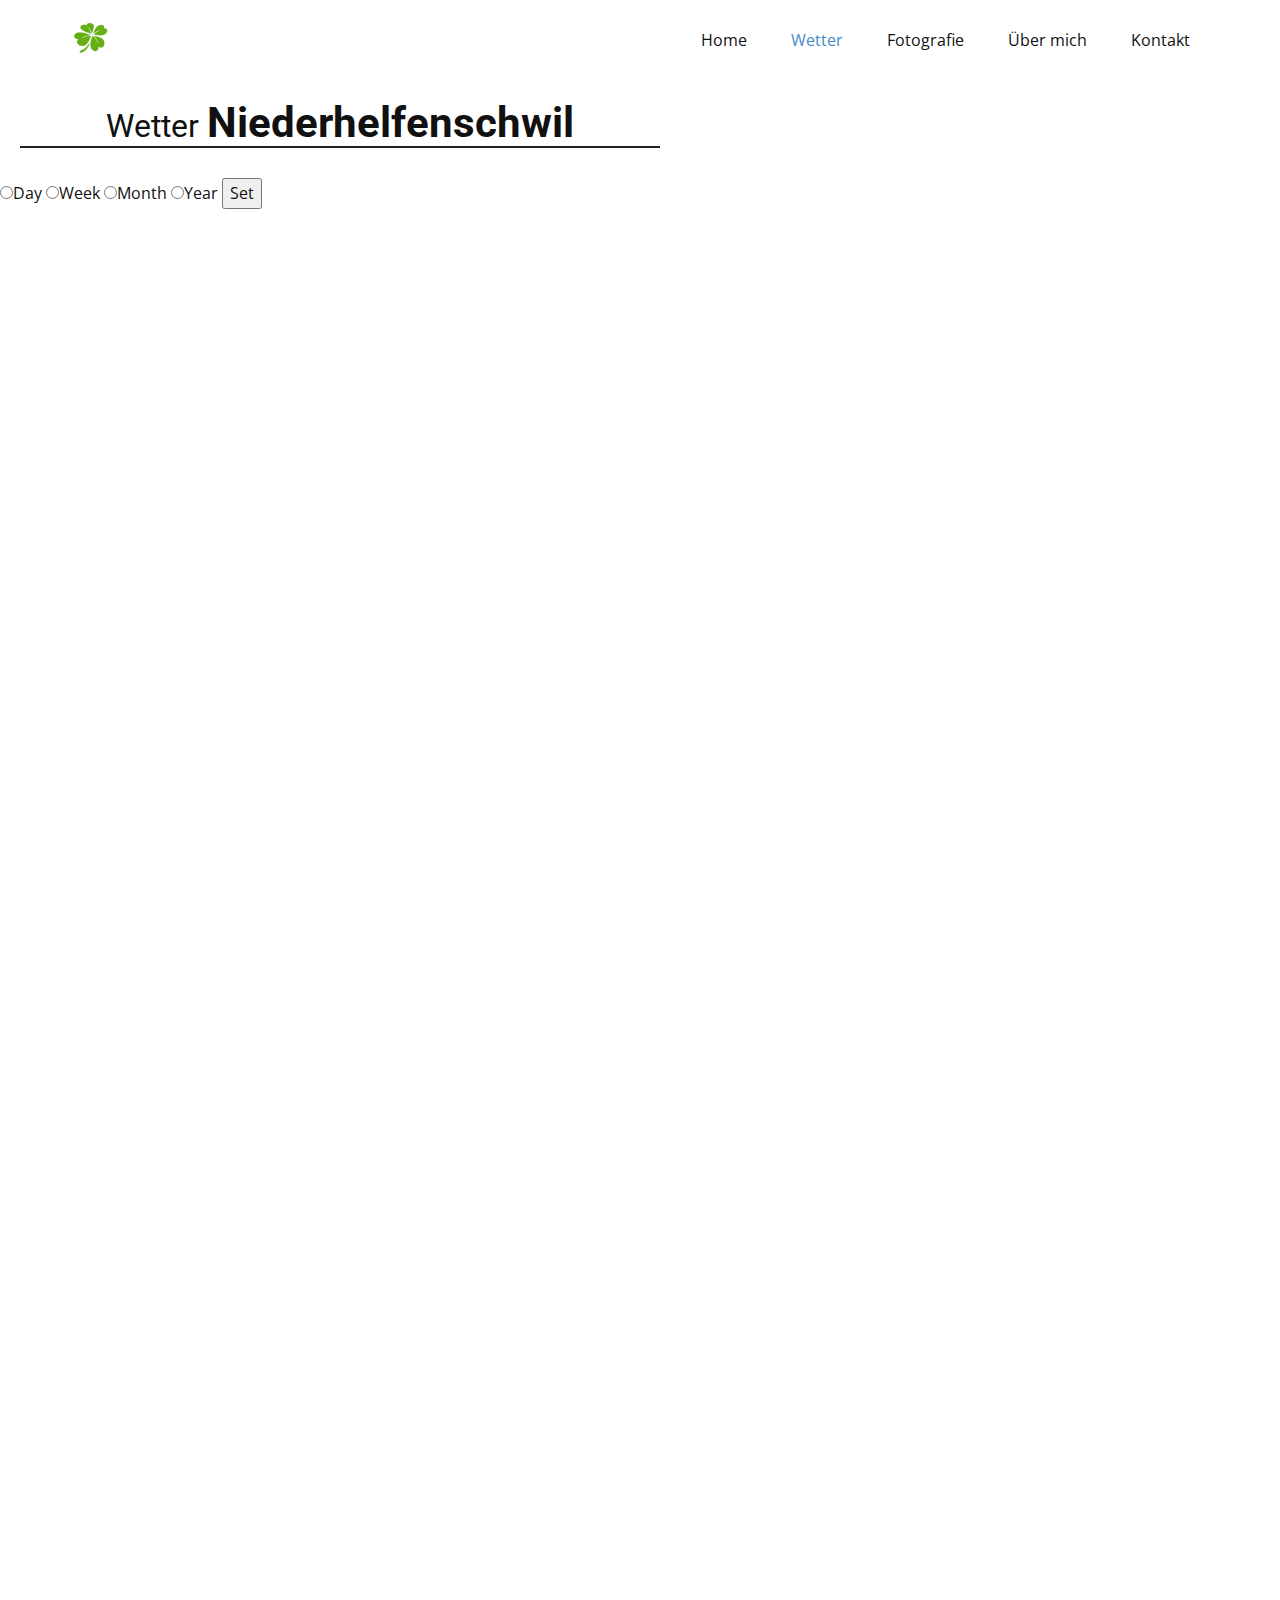
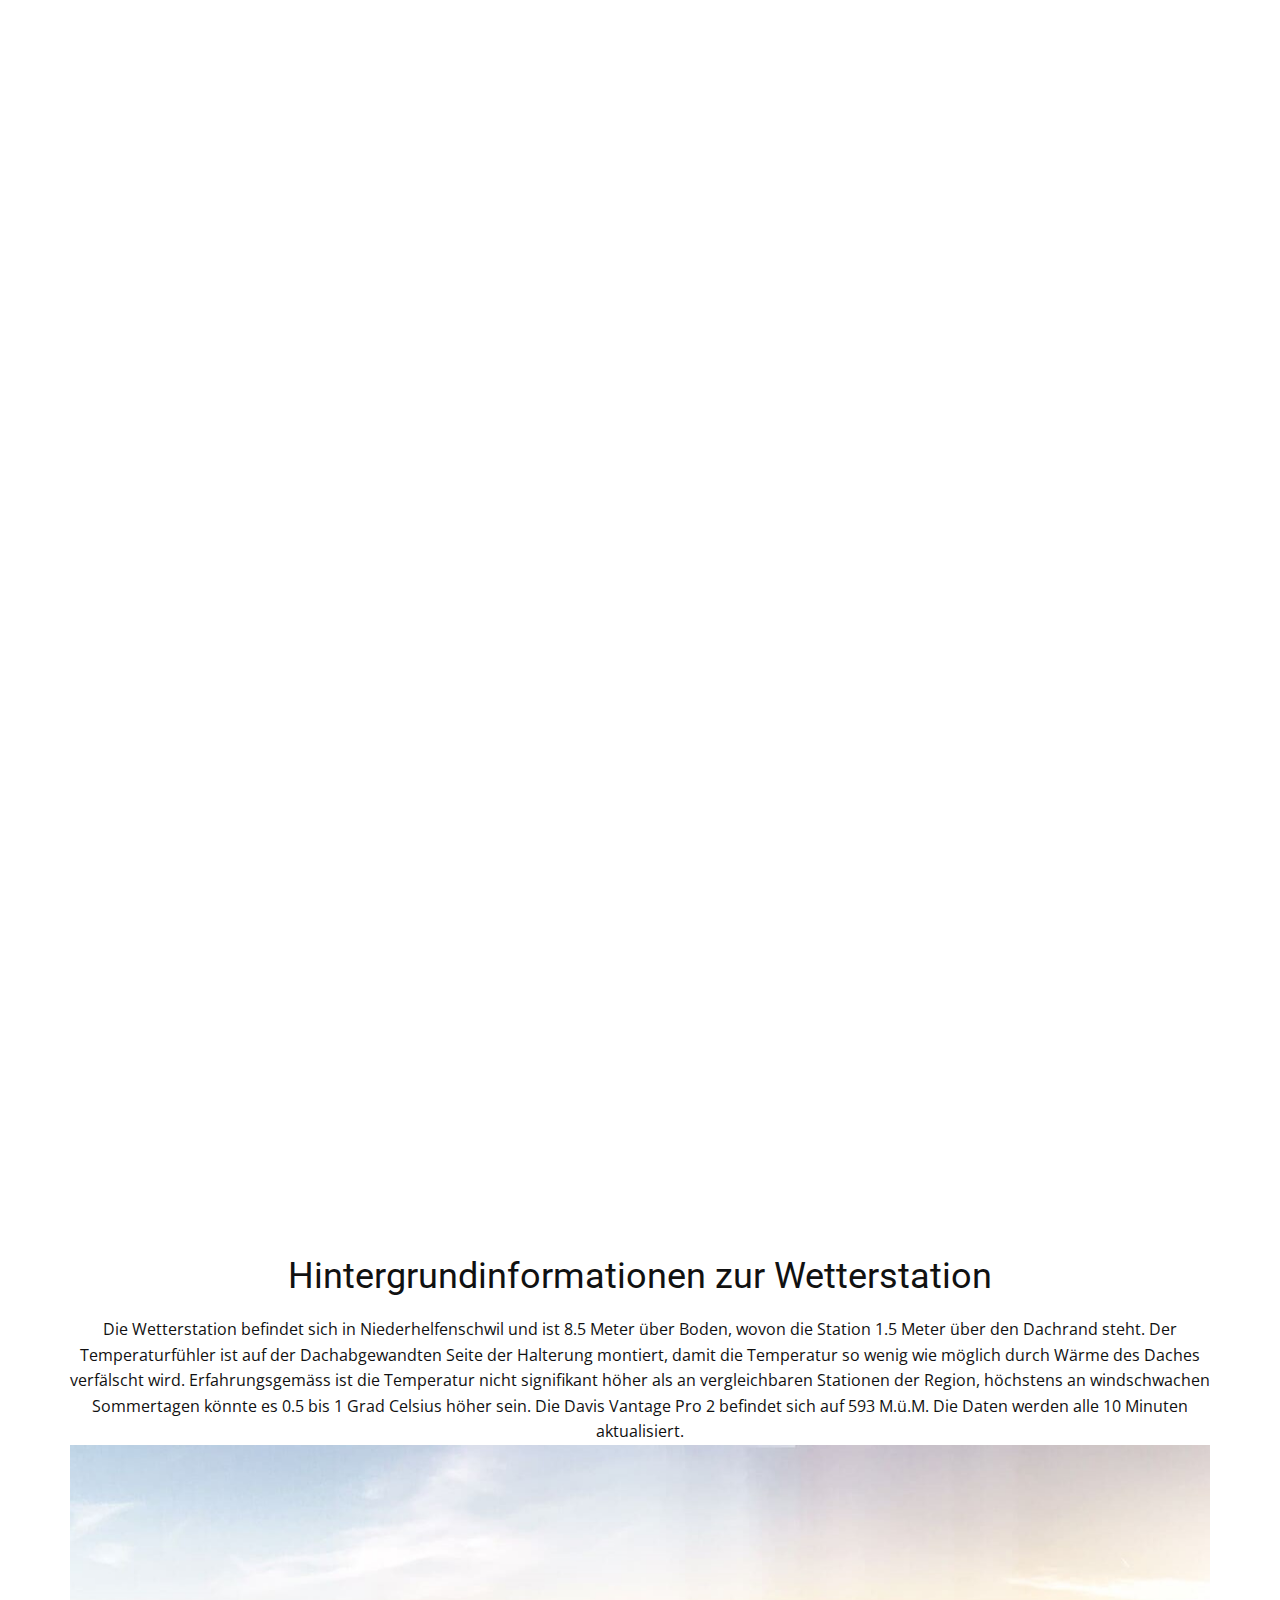
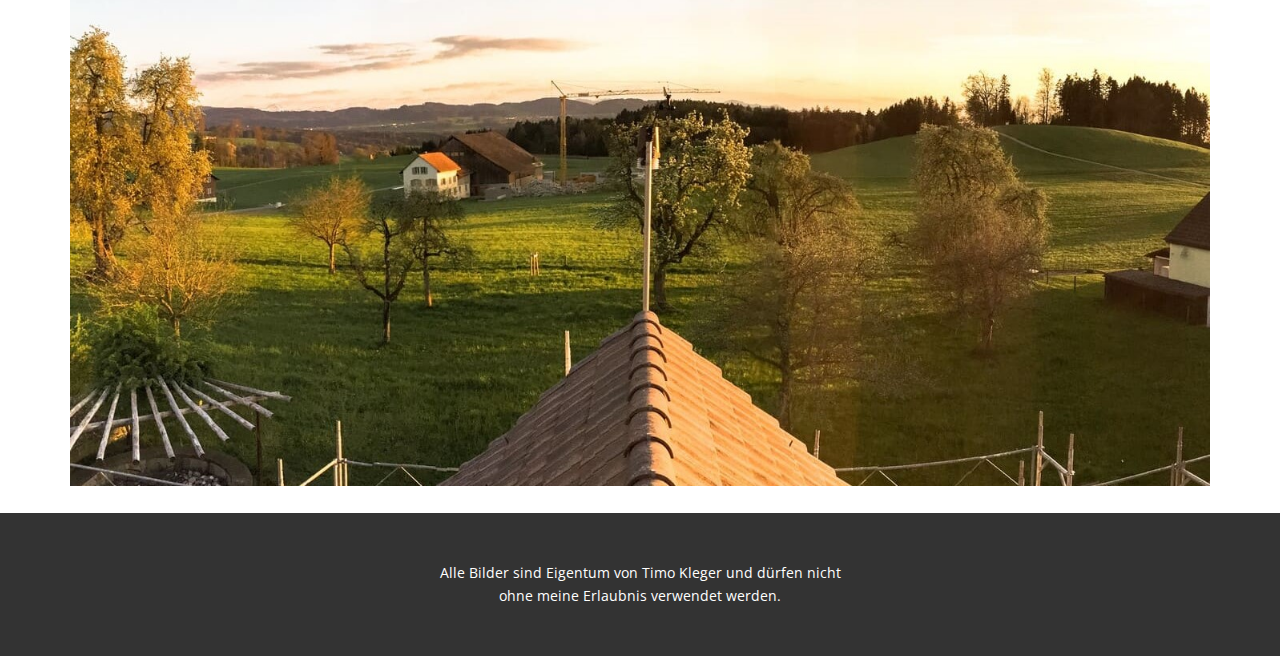
<file: Weather.html>
<!DOCTYPE html>
<html style="font-size: 16px">
  <head>
    <meta name="viewport" content="width=device-width, initial-scale=1.0" />
    <meta charset="utf-8" />
    <meta name="keywords" content="" />
    <meta name="description" content="" />
    <title>Weather</title>
    <link rel="stylesheet" href="nicepage.css" media="screen" />
    <link rel="stylesheet" href="Weather.css" media="screen" />
    <script
      class="u-script"
      type="text/javascript"
      src="jquery.js"
      defer=""
    ></script>
    <script
      class="u-script"
      type="text/javascript"
      src="nicepage.js"
      defer=""
    ></script>
    <script
      class="u-script"
      type="text/javascript"
      src="weather.js"
      defer=""
    ></script>
    <meta name="generator" content="Nicepage 4.12.21, nicepage.com" />
    <link
      id="u-theme-google-font"
      rel="stylesheet"
      href="https://fonts.googleapis.com/css?family=Roboto:100,100i,300,300i,400,400i,500,500i,700,700i,900,900i|Open+Sans:300,300i,400,400i,500,500i,600,600i,700,700i,800,800i"
    />

    <script type="application/ld+json">
      {
        "@context": "http://schema.org",
        "@type": "Organization",
        "name": "",
        "logo": "images/default-logo.png"
      }
    </script>
    <meta name="theme-color" content="#478ac9" />
    <meta property="og:title" content="About" />
    <meta property="og:type" content="website" />
  </head>
  <body class="u-body u-xl-mode">
    <header class="u-clearfix u-header u-header" id="sec-4545">
      <div class="u-clearfix u-sheet u-valign-middle u-sheet-1">
        <!-- logo of website -->
        <img
          class="u-image u-logo u-image-1"
          src="images/Logo_ohneSchrift.png"
          class="u-logo-image u-logo-image-1"
        />
        <nav class="u-menu u-menu-dropdown u-offcanvas u-menu-1">
          <div
            class="menu-collapse"
            style="font-size: 1rem; letter-spacing: 0px"
          >
            <a
              class="u-button-style u-custom-left-right-menu-spacing u-custom-padding-bottom u-custom-top-bottom-menu-spacing u-nav-link u-text-active-palette-1-base u-text-hover-palette-2-base"
              href="#"
            >
              <svg class="u-svg-link" viewBox="0 0 24 24">
                <use
                  xmlns:xlink="http://www.w3.org/1999/xlink"
                  xlink:href="#menu-hamburger"
                ></use>
              </svg>
              <svg
                class="u-svg-content"
                version="1.1"
                id="menu-hamburger"
                viewBox="0 0 16 16"
                x="0px"
                y="0px"
                xmlns:xlink="http://www.w3.org/1999/xlink"
                xmlns="http://www.w3.org/2000/svg"
              >
                <g>
                  <rect y="1" width="16" height="2"></rect>
                  <rect y="7" width="16" height="2"></rect>
                  <rect y="13" width="16" height="2"></rect>
                </g>
              </svg>
            </a>
          </div>
          <!-- For desktop website -->
          <div class="u-nav-container">
            <ul class="u-nav u-unstyled u-nav-1">
              <li class="u-nav-item">
                <a
                  class="u-button-style u-nav-link u-text-active-palette-1-base u-text-hover-palette-2-base"
                  href="index.html"
                  style="padding: 10px 20px"
                  >Home</a
                >
              </li>
              <li class="u-nav-item">
                <a
                  class="u-button-style u-nav-link u-text-active-palette-1-base u-text-hover-palette-2-base"
                  href="Weather.html"
                  style="padding: 10px 20px"
                  >Wetter</a
                >
              </li>
              <li class="u-nav-item">
                <a
                  class="u-button-style u-nav-link u-text-active-palette-1-base u-text-hover-palette-2-base"
                  href="Photography.html"
                  style="padding: 10px 20px"
                  >Fotografie</a
                >
              </li>
              <li class="u-nav-item">
                <a
                  class="u-button-style u-nav-link u-text-active-palette-1-base u-text-hover-palette-2-base"
                  href="About.html"
                  style="padding: 10px 20px"
                  >Über mich</a
                >
              </li>
              <li class="u-nav-item">
                <a
                  class="u-button-style u-nav-link u-text-active-palette-1-base u-text-hover-palette-2-base"
                  href="Contact.html"
                  style="padding: 10px 20px"
                  >Kontakt</a
                >
              </li>
            </ul>
          </div>
          <!-- For mobile phone website -->
          <div class="u-nav-container-collapse">
            <div
              class="u-black u-container-style u-inner-container-layout u-opacity u-opacity-95 u-sidenav"
            >
              <div class="u-inner-container-layout u-sidenav-overflow">
                <div class="u-menu-close"></div>
                <ul
                  class="u-align-center u-nav u-popupmenu-items u-unstyled u-nav-2"
                >
                  <li class="u-nav-item">
                    <a class="u-button-style u-nav-link" href="index.html"
                      >Home</a
                    >
                  </li>
                  <li class="u-nav-item">
                    <a class="u-button-style u-nav-link" href="Weather.html"
                      >Wetter</a
                    >
                  </li>
                  <li class="u-nav-item">
                    <a class="u-button-style u-nav-link" href="Photography.html"
                      >Fotografie</a
                    >
                  </li>
                  <li class="u-nav-item">
                    <a class="u-button-style u-nav-link" href="About.html"
                      >Über mich</a
                    >
                  </li>
                  <li class="u-nav-item">
                    <a class="u-button-style u-nav-link" href="Contact.html"
                      >Kontakt</a
                    >
                  </li>
                </ul>
              </div>
            </div>
            <div class="u-black u-menu-overlay u-opacity u-opacity-70"></div>
          </div>
        </nav>
      </div>
    </header>

    <!-- Titel -->
    <div class="title">
      <h2>Wetter <span>Niederhelfenschwil</span></h2>
    </div>

    <!-- mache bitte section mit den aktuellen Wetterdaten: 1. Temperatur, Wind, Regen, Barometer, Feuchtigkeit -->
    <!-- TODO: Knopf, um die Zeitperiode einzustellen 1 Tag, 1 Woche, 1 Monat, 1 Jahr -->
    <form onsubmit="return changePeriod(this)">
      <input type="radio" id="day_form" name="period" value="day">Day
      <input type="radio" id="week_form" name="period" value="week">Week
      <input type="radio" id="month_form" name="period" value="month">Month
      <input type="radio" id="year_form" name="period" value="year">Year
      <input type="submit" value="Set">
    </form>
    <section class="u-clearfix u-white u-section-5" id="carousel_980b">
      <div class="u-clearfix u-sheet u-valign-middle-xl u-valign-middle-xs u-sheet-1">
        <object class="grafana-iframe" id="temperatur_grafana"
            data="https://kleger.vsos.ethz.ch/d-solo/NKXNbOk4z/main-weather-parameters?orgId=1&refresh=30s&from=now-24h&to=now&theme=light&panelId=6" style="width:100%; max-width:2000px; height:500px;" frameborder="0"></object>
        <br>
        <object class="grafana-iframe"  id="wind_grafana"
            data="https://kleger.vsos.ethz.ch/d-solo/NKXNbOk4z/main-weather-parameters?orgId=1&refresh=30s&from=now-24h&to=now&theme=light&panelId=8" style="width:100%; max-width:2000px; height:500px;" frameborder="0"></object>
        <br>
        <object class="grafana-iframe" id="rain_grafana"
            data="https://kleger.vsos.ethz.ch/d-solo/NKXNbOk4z/main-weather-parameters?orgId=1&refresh=30s&from=now-24h&to=now&theme=light&panelId=14" style="width:100%; max-width:2000px; height:500px;" frameborder="0"></object>
        <br>
        <object class="grafana-iframe" id="pressure_grafana"
            data="https://kleger.vsos.ethz.ch/d-solo/NKXNbOk4z/main-weather-parameters?orgId=1&refresh=30s&from=now-24h&to=now&theme=light&panelId=12" style="width:100%; max-width:2000px; height:500px;" frameborder="0"></object>
        <br>
        <object class="grafana-iframe" id="windDir_grafana"
            data="https://kleger.vsos.ethz.ch/d-solo/NKXNbOk4z/main-weather-parameters?orgId=1&refresh=30s&from=now-24h&to=now&theme=light&panelId=10" style="width:100%; max-width:2000px; height:500px;" frameborder="0"></object>
        <br>
      </div>
    </section>


    <!-- section mit Hintergrundinformationen über meine Wetterstation: Höhe über Meer 585 m  -->
    <section class="u-align-center u-clearfix u-section-1" id="sec-1b1a">
      <div class="u-clearfix u-sheet u-sheet-1">
        <h2 class="u-text u-text-1">Hintergrundinformationen zur Wetterstation</h2>
        <p class="u-text u-text-2">
          Die Wetterstation befindet sich in Niederhelfenschwil und ist 8.5 Meter über Boden, wovon die Station 1.5 Meter über den Dachrand steht.
          Der Temperaturfühler ist auf der Dachabgewandten Seite der Halterung montiert, damit die Temperatur so wenig wie möglich durch Wärme des Daches verfälscht wird.
          Erfahrungsgemäss ist die Temperatur nicht signifikant höher als an vergleichbaren Stationen der Region, höchstens an windschwachen Sommertagen
          könnte es 0.5 bis 1 Grad Celsius höher sein.
          Die Davis Vantage Pro 2 befindet sich auf 593 M.ü.M. Die Daten werden alle 10 Minuten aktualisiert.
          <img
              class="u-back-image u-back-image-1 crop-left"
              src="images/Wetterstation1.jpg"
            />
        </p>
      </div>
    </section>

    <footer
      class="u-align-center u-clearfix u-footer u-grey-80 u-footer"
      id="sec-7782"
    >
      <div class="u-clearfix u-sheet u-sheet-1">
        <p class="u-small-text u-text u-text-variant u-text-1">
          Alle Bilder sind Eigentum von Timo Kleger und dürfen nicht ohne meine Erlaubnis verwendet werden.
        </p>
      </div>
    </footer>
  </body>
</html>
</file>
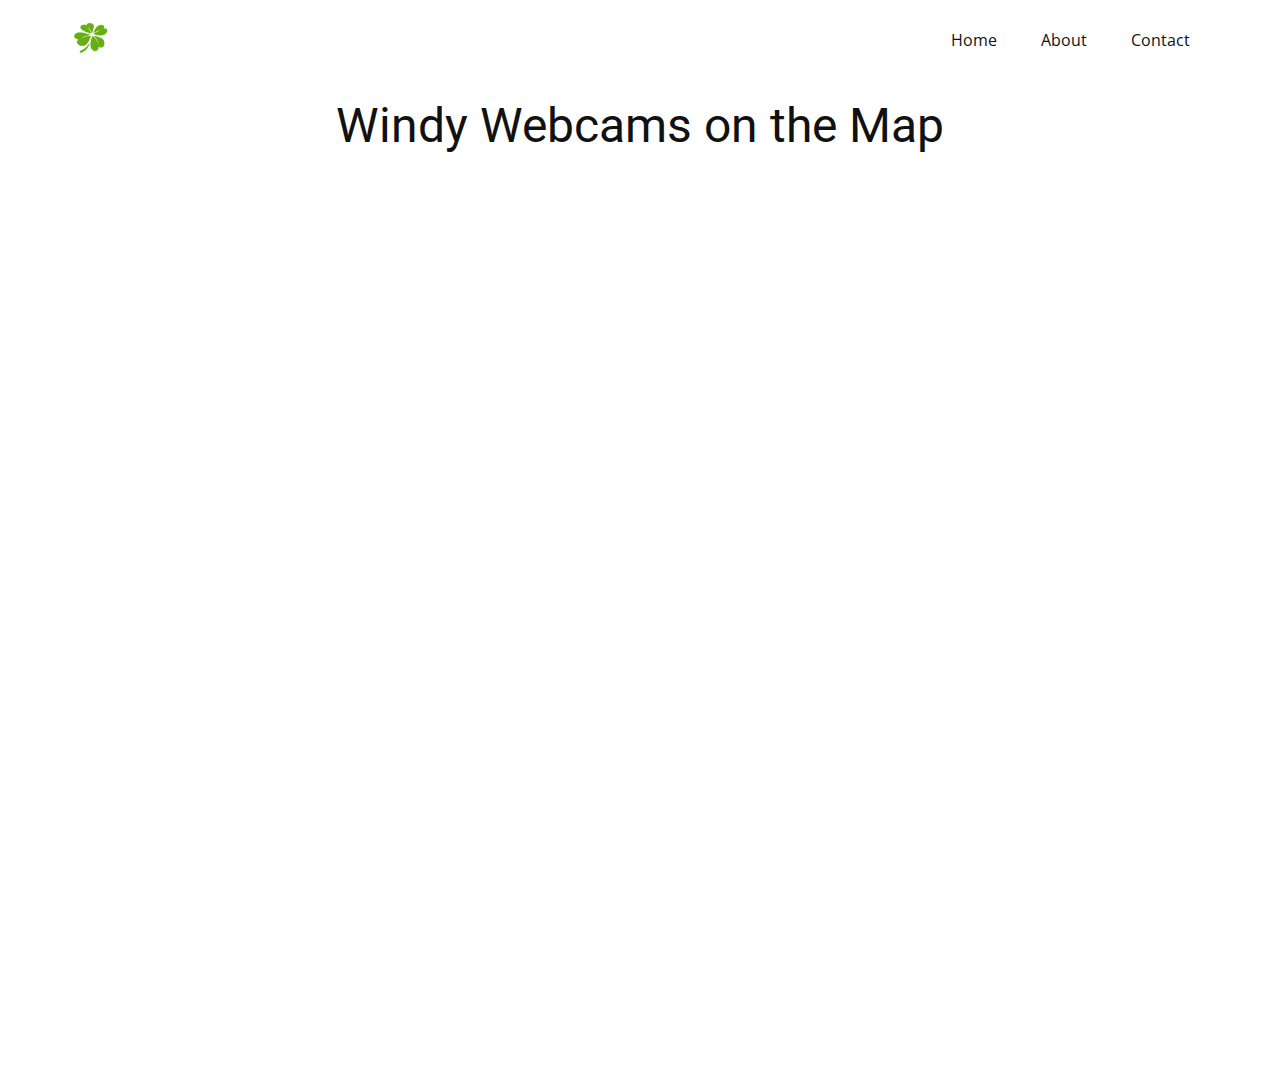
<file: windyAPI4MscWork.html>
<!DOCTYPE html>
<html style="font-size: 16px">
  <head>
    <meta name="viewport" content="width=device-width, initial-scale=1.0" />
    <meta charset="utf-8" />
    <meta name="keywords" content="" />
    <meta name="description" content="" />
    <meta name="viewport" content="width=device-width, initial-scale=1.0">
    <title>Windy Webcam API</title>
    <!-- Windy API v3 Script -->
    <script src="https://api.windy.com/assets/map-forecast/libBoot.js"></script>
    <style>
        #windy {
            width: 100%;
            height: 100vh; /* Full screen map */
        }
    </style>
    <link rel="stylesheet" href="nicepage.css" media="screen" />
    <link rel="stylesheet" href="About.css" media="screen" />
    <script
      class="u-script"
      type="text/javascript"
      src="jquery.js"
      defer=""
    ></script>
    <script
      class="u-script"
      type="text/javascript"
      src="nicepage.js"
      defer=""
    ></script>
    <meta name="generator" content="Nicepage 4.12.21, nicepage.com" />
    <link
      id="u-theme-google-font"
      rel="stylesheet"
      href="https://fonts.googleapis.com/css?family=Roboto:100,100i,300,300i,400,400i,500,500i,700,700i,900,900i|Open+Sans:300,300i,400,400i,500,500i,600,600i,700,700i,800,800i"
    />

    <script type="application/ld+json">
      {
        "@context": "http://schema.org",
        "@type": "Organization",
        "name": "",
        "logo": "images/default-logo.png"
      }
    </script>
    <meta name="theme-color" content="#478ac9" />
    <meta property="og:title" content="About" />
    <meta property="og:type" content="website" />
  </head>
  <body class="u-body u-xl-mode">
    <header class="u-clearfix u-header u-header" id="sec-4545">
      <div class="u-clearfix u-sheet u-valign-middle u-sheet-1">
        <!-- logo of website -->
        <img
          class="u-image u-logo u-image-1"
          src="images/Logo_ohneSchrift.png"
          class="u-logo-image u-logo-image-1"
        />
        <nav class="u-menu u-menu-dropdown u-offcanvas u-menu-1">
          <div
            class="menu-collapse"
            style="font-size: 1rem; letter-spacing: 0px"
          >
            <a
              class="u-button-style u-custom-left-right-menu-spacing u-custom-padding-bottom u-custom-top-bottom-menu-spacing u-nav-link u-text-active-palette-1-base u-text-hover-palette-2-base"
              href="#"
            >
              <svg class="u-svg-link" viewBox="0 0 24 24">
                <use
                  xmlns:xlink="http://www.w3.org/1999/xlink"
                  xlink:href="#menu-hamburger"
                ></use>
              </svg>
              <svg
                class="u-svg-content"
                version="1.1"
                id="menu-hamburger"
                viewBox="0 0 16 16"
                x="0px"
                y="0px"
                xmlns:xlink="http://www.w3.org/1999/xlink"
                xmlns="http://www.w3.org/2000/svg"
              >
                <g>
                  <rect y="1" width="16" height="2"></rect>
                  <rect y="7" width="16" height="2"></rect>
                  <rect y="13" width="16" height="2"></rect>
                </g>
              </svg>
            </a>
          </div>
          <div class="u-nav-container">
            <ul class="u-nav u-unstyled u-nav-1">
              <li class="u-nav-item">
                <a
                  class="u-button-style u-nav-link u-text-active-palette-1-base u-text-hover-palette-2-base"
                  href="index.html"
                  style="padding: 10px 20px"
                  >Home</a
                >
              </li>
              <li class="u-nav-item">
                <a
                  class="u-button-style u-nav-link u-text-active-palette-1-base u-text-hover-palette-2-base"
                  href="About.html"
                  style="padding: 10px 20px"
                  >About</a
                >
              </li>
              <li class="u-nav-item">
                <a
                  class="u-button-style u-nav-link u-text-active-palette-1-base u-text-hover-palette-2-base"
                  href="Contact.html"
                  style="padding: 10px 20px"
                  >Contact</a
                >
              </li>
            </ul>
          </div>
          <div class="u-nav-container-collapse">
            <div
              class="u-black u-container-style u-inner-container-layout u-opacity u-opacity-95 u-sidenav"
            >
              <div class="u-inner-container-layout u-sidenav-overflow">
                <div class="u-menu-close"></div>
                <ul
                  class="u-align-center u-nav u-popupmenu-items u-unstyled u-nav-2"
                >
                  <li class="u-nav-item">
                    <a class="u-button-style u-nav-link" href="index.html"
                      >Home</a
                    >
                  </li>
                  <li class="u-nav-item">
                    <a class="u-button-style u-nav-link" href="About.html"
                      >About</a
                    >
                  </li>
                  <li class="u-nav-item">
                    <a class="u-button-style u-nav-link" href="Contact.html"
                      >Contact</a
                    >
                  </li>
                </ul>
              </div>
            </div>
            <div class="u-black u-menu-overlay u-opacity u-opacity-70"></div>
          </div>
        </nav>
      </div>
    </header>

    <h1>Windy Webcams on the Map</h1>
    <div id="windy"></div>

    <script>
        // Your Windy API key
        const options = {
            key: '4b6SqAktEOBNlDGmFpfOFA64cccSjTMM',  // Replace with your actual API key
            lat: 50.4,            // Initial latitude
            lon: 14.3,            // Initial longitude
            zoom: 8,              // Initial map zoom
        };

        // Initialize Windy map
        windyInit(options, windyAPI => {
            const { map } = windyAPI;

            // Add webcam layer to the map
            const webcamsLayer = L.layerGroup();

            // Fetch webcams from Windy API (layer: webcams)
            windyAPI.overlay.add('webcams', {
                onAdd: () => {
                    // When webcams are loaded and displayed on the map
                    console.log('Webcams layer added');
                },
                onRemove: () => {
                    // When webcams layer is removed from the map
                    console.log('Webcams layer removed');
                }
            });

            // You can customize the map further or add more layers
        });
    </script>

  </body>
</html>
</file>
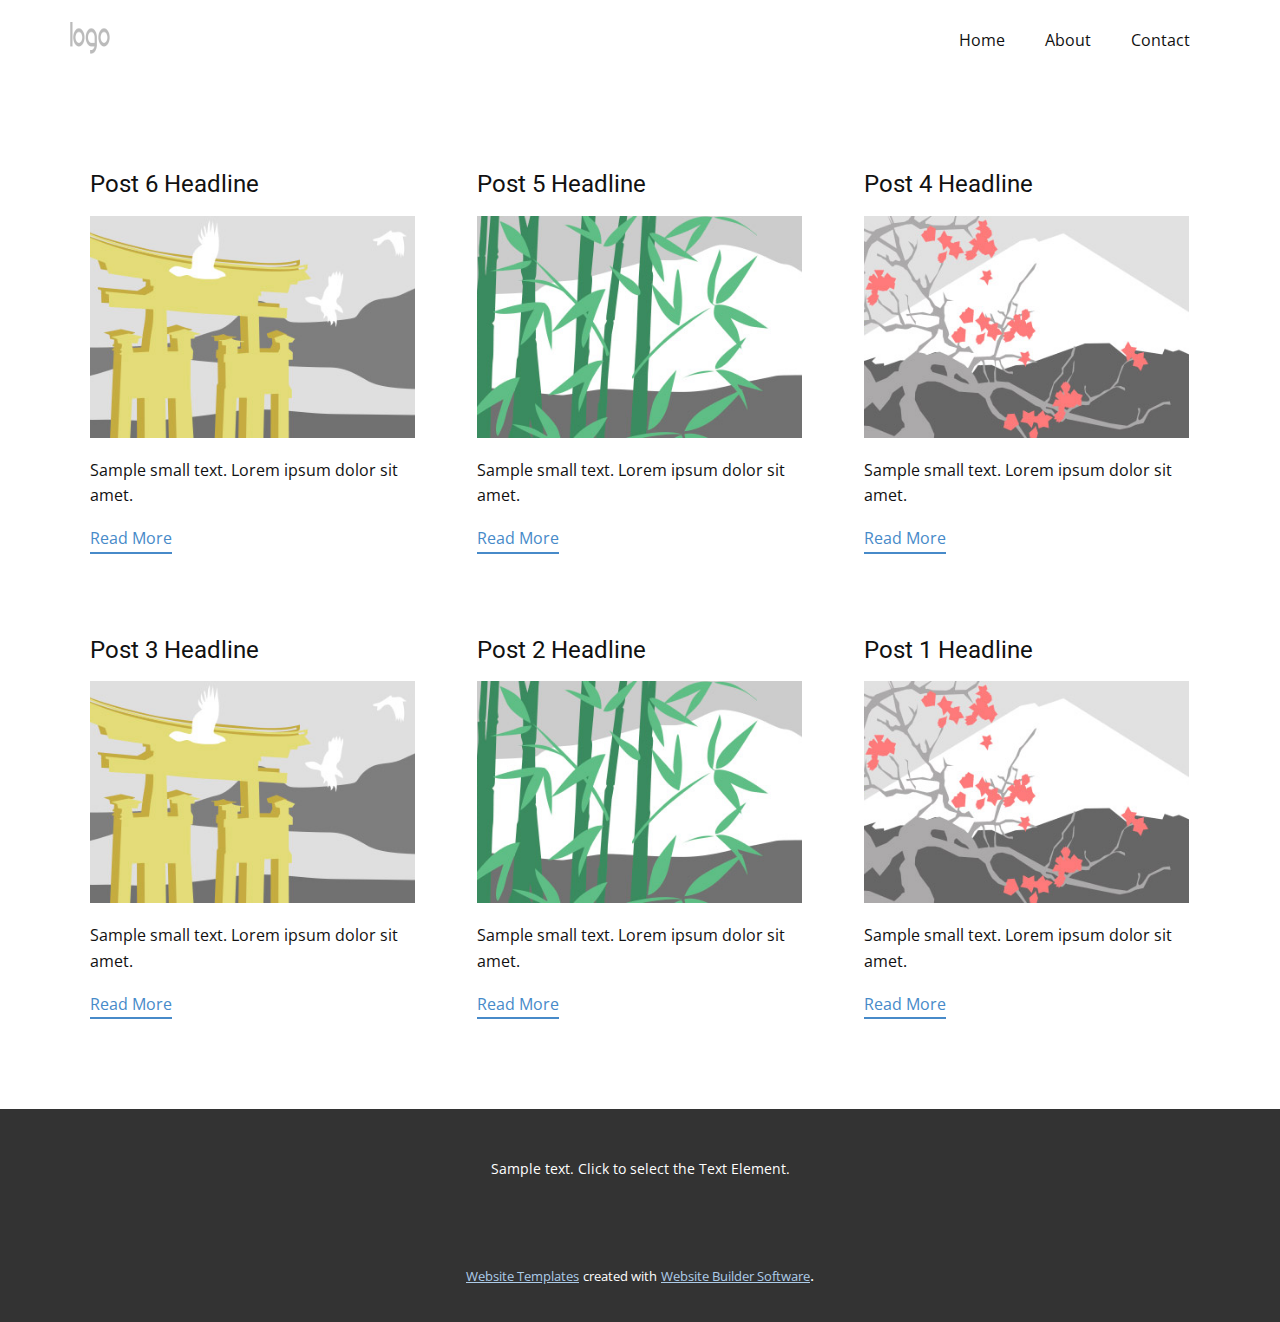
<file: blog/blog.html>
<html style="font-size: 16px;"><head>
    <meta name="viewport" content="width=device-width, initial-scale=1.0">
    <meta charset="utf-8">
    <meta name="keywords" content="">
    <meta name="description" content="">
    <title>Blog Template</title>
    <link rel="stylesheet" href="../nicepage.css" media="screen">
<link rel="stylesheet" href="../Blog-Template.css" media="screen">
    <script class="u-script" type="text/javascript" src="../jquery.js" defer=""></script>
    <script class="u-script" type="text/javascript" src="../nicepage.js" defer=""></script>
    <meta name="generator" content="Nicepage 4.12.21, nicepage.com">
    <link id="u-theme-google-font" rel="stylesheet" href="https://fonts.googleapis.com/css?family=Roboto:100,100i,300,300i,400,400i,500,500i,700,700i,900,900i|Open+Sans:300,300i,400,400i,500,500i,600,600i,700,700i,800,800i">
    
    
    <script type="application/ld+json">{
		"@context": "http://schema.org",
		"@type": "Organization",
		"name": "",
		"logo": "images/default-logo.png"
}</script>
    <meta name="theme-color" content="#478ac9">
  </head>
  <body class="u-body u-xl-mode"><header class="u-clearfix u-header u-header" id="sec-4545"><div class="u-clearfix u-sheet u-valign-middle u-sheet-1">
        <a href="https://nicepage.com" class="u-image u-logo u-image-1">
          <img src="../images/default-logo.png" class="u-logo-image u-logo-image-1">
        </a>
        <nav class="u-menu u-menu-dropdown u-offcanvas u-menu-1">
          <div class="menu-collapse" style="font-size: 1rem; letter-spacing: 0px;">
            <a class="u-button-style u-custom-left-right-menu-spacing u-custom-padding-bottom u-custom-top-bottom-menu-spacing u-nav-link u-text-active-palette-1-base u-text-hover-palette-2-base" href="#">
              <svg class="u-svg-link" viewBox="0 0 24 24"><use xmlns:xlink="http://www.w3.org/1999/xlink" xlink:href="#menu-hamburger"></use></svg>
              <svg class="u-svg-content" version="1.1" id="menu-hamburger" viewBox="0 0 16 16" x="0px" y="0px" xmlns:xlink="http://www.w3.org/1999/xlink" xmlns="http://www.w3.org/2000/svg"><g><rect y="1" width="16" height="2"></rect><rect y="7" width="16" height="2"></rect><rect y="13" width="16" height="2"></rect>
</g></svg>
            </a>
          </div>
          <div class="u-nav-container">
            <ul class="u-nav u-unstyled u-nav-1"><li class="u-nav-item"><a class="u-button-style u-nav-link u-text-active-palette-1-base u-text-hover-palette-2-base" href="../index.html" style="padding: 10px 20px;">Home</a>
</li><li class="u-nav-item"><a class="u-button-style u-nav-link u-text-active-palette-1-base u-text-hover-palette-2-base" href="../About.html" style="padding: 10px 20px;">About</a>
</li><li class="u-nav-item"><a class="u-button-style u-nav-link u-text-active-palette-1-base u-text-hover-palette-2-base" href="../Contact.html" style="padding: 10px 20px;">Contact</a>
</li></ul>
          </div>
          <div class="u-nav-container-collapse">
            <div class="u-black u-container-style u-inner-container-layout u-opacity u-opacity-95 u-sidenav">
              <div class="u-inner-container-layout u-sidenav-overflow">
                <div class="u-menu-close"></div>
                <ul class="u-align-center u-nav u-popupmenu-items u-unstyled u-nav-2"><li class="u-nav-item"><a class="u-button-style u-nav-link" href="../index.html">Home</a>
</li><li class="u-nav-item"><a class="u-button-style u-nav-link" href="../About.html">About</a>
</li><li class="u-nav-item"><a class="u-button-style u-nav-link" href="../Contact.html">Contact</a>
</li></ul>
              </div>
            </div>
            <div class="u-black u-menu-overlay u-opacity u-opacity-70"></div>
          </div>
        </nav>
      </div></header>
    <section class="u-clearfix u-section-1" id="sec-34f9">
      <div class="u-clearfix u-sheet u-valign-middle u-sheet-1"><!--blog--><!--blog_options_json--><!--{"type":"Recent","source":"","tags":"","count":""}--><!--/blog_options_json-->
        <div class="u-blog u-expanded-width u-repeater u-repeater-1"><!--blog_post-->
          <div class="u-blog-post u-container-style u-repeater-item u-white u-repeater-item-1">
            <div class="u-container-layout u-similar-container u-valign-top u-container-layout-1"><!--blog_post_header-->
              <h4 class="u-blog-control u-text u-text-1">
                <a class="u-post-header-link" href="../blog/post-5.html">Post 6 Headline</a>
              </h4><!--/blog_post_header--><!--blog_post_image-->
              <a class="u-post-header-link" href="../blog/post-5.html"><img alt="" class="u-blog-control u-expanded-width u-image u-image-default u-image-1" src="[data-uri]"></a><!--/blog_post_image--><!--blog_post_content-->
              <div class="u-blog-control u-post-content u-text u-text-2 fr-view">Sample small text. Lorem ipsum dolor sit amet.</div><!--/blog_post_content--><!--blog_post_readmore-->
              <a href="../blog/post-5.html" class="u-blog-control u-border-2 u-border-palette-1-base u-btn u-btn-rectangle u-button-style u-none u-btn-1"><!--blog_post_readmore_content--><!--options_json--><!--{"content":"","defaultValue":"Read More"}--><!--/options_json-->Read More<!--/blog_post_readmore_content--></a><!--/blog_post_readmore-->
            </div>
          </div><div class="u-blog-post u-container-style u-repeater-item u-video-cover u-white">
            <div class="u-container-layout u-similar-container u-valign-top u-container-layout-2"><!--blog_post_header-->
              <h4 class="u-blog-control u-text u-text-3">
                <a class="u-post-header-link" href="../blog/post-4.html">Post 5 Headline</a>
              </h4><!--/blog_post_header--><!--blog_post_image-->
              <a class="u-post-header-link" href="../blog/post-4.html"><img alt="" class="u-blog-control u-expanded-width u-image u-image-default u-image-2" src="[data-uri]"></a><!--/blog_post_image--><!--blog_post_content-->
              <div class="u-blog-control u-post-content u-text u-text-4 fr-view">Sample small text. Lorem ipsum dolor sit amet.</div><!--/blog_post_content--><!--blog_post_readmore-->
              <a href="../blog/post-4.html" class="u-blog-control u-border-2 u-border-palette-1-base u-btn u-btn-rectangle u-button-style u-none u-btn-2"><!--blog_post_readmore_content--><!--options_json--><!--{"content":"","defaultValue":"Read More"}--><!--/options_json-->Read More<!--/blog_post_readmore_content--></a><!--/blog_post_readmore-->
            </div>
          </div><div class="u-blog-post u-container-style u-repeater-item u-video-cover u-white">
            <div class="u-container-layout u-similar-container u-valign-top u-container-layout-3"><!--blog_post_header-->
              <h4 class="u-blog-control u-text u-text-5">
                <a class="u-post-header-link" href="../blog/post-3.html">Post 4 Headline</a>
              </h4><!--/blog_post_header--><!--blog_post_image-->
              <a class="u-post-header-link" href="../blog/post-3.html"><img alt="" class="u-blog-control u-expanded-width u-image u-image-default u-image-3" src="[data-uri]"></a><!--/blog_post_image--><!--blog_post_content-->
              <div class="u-blog-control u-post-content u-text u-text-6 fr-view">Sample small text. Lorem ipsum dolor sit amet.</div><!--/blog_post_content--><!--blog_post_readmore-->
              <a href="../blog/post-3.html" class="u-blog-control u-border-2 u-border-palette-1-base u-btn u-btn-rectangle u-button-style u-none u-btn-3"><!--blog_post_readmore_content--><!--options_json--><!--{"content":"","defaultValue":"Read More"}--><!--/options_json-->Read More<!--/blog_post_readmore_content--></a><!--/blog_post_readmore-->
            </div>
          </div><div class="u-blog-post u-container-style u-repeater-item u-white u-repeater-item-1">
            <div class="u-container-layout u-similar-container u-valign-top u-container-layout-1"><!--blog_post_header-->
              <h4 class="u-blog-control u-text u-text-1">
                <a class="u-post-header-link" href="../blog/post-2.html">Post 3 Headline</a>
              </h4><!--/blog_post_header--><!--blog_post_image-->
              <a class="u-post-header-link" href="../blog/post-2.html"><img alt="" class="u-blog-control u-expanded-width u-image u-image-default u-image-1" src="[data-uri]"></a><!--/blog_post_image--><!--blog_post_content-->
              <div class="u-blog-control u-post-content u-text u-text-2 fr-view">Sample small text. Lorem ipsum dolor sit amet.</div><!--/blog_post_content--><!--blog_post_readmore-->
              <a href="../blog/post-2.html" class="u-blog-control u-border-2 u-border-palette-1-base u-btn u-btn-rectangle u-button-style u-none u-btn-1"><!--blog_post_readmore_content--><!--options_json--><!--{"content":"","defaultValue":"Read More"}--><!--/options_json-->Read More<!--/blog_post_readmore_content--></a><!--/blog_post_readmore-->
            </div>
          </div><div class="u-blog-post u-container-style u-repeater-item u-video-cover u-white">
            <div class="u-container-layout u-similar-container u-valign-top u-container-layout-2"><!--blog_post_header-->
              <h4 class="u-blog-control u-text u-text-3">
                <a class="u-post-header-link" href="../blog/post-1.html">Post 2 Headline</a>
              </h4><!--/blog_post_header--><!--blog_post_image-->
              <a class="u-post-header-link" href="../blog/post-1.html"><img alt="" class="u-blog-control u-expanded-width u-image u-image-default u-image-2" src="[data-uri]"></a><!--/blog_post_image--><!--blog_post_content-->
              <div class="u-blog-control u-post-content u-text u-text-4 fr-view">Sample small text. Lorem ipsum dolor sit amet.</div><!--/blog_post_content--><!--blog_post_readmore-->
              <a href="../blog/post-1.html" class="u-blog-control u-border-2 u-border-palette-1-base u-btn u-btn-rectangle u-button-style u-none u-btn-2"><!--blog_post_readmore_content--><!--options_json--><!--{"content":"","defaultValue":"Read More"}--><!--/options_json-->Read More<!--/blog_post_readmore_content--></a><!--/blog_post_readmore-->
            </div>
          </div><div class="u-blog-post u-container-style u-repeater-item u-video-cover u-white">
            <div class="u-container-layout u-similar-container u-valign-top u-container-layout-3"><!--blog_post_header-->
              <h4 class="u-blog-control u-text u-text-5">
                <a class="u-post-header-link" href="../blog/post.html">Post 1 Headline</a>
              </h4><!--/blog_post_header--><!--blog_post_image-->
              <a class="u-post-header-link" href="../blog/post.html"><img alt="" class="u-blog-control u-expanded-width u-image u-image-default u-image-3" src="[data-uri]"></a><!--/blog_post_image--><!--blog_post_content-->
              <div class="u-blog-control u-post-content u-text u-text-6 fr-view">Sample small text. Lorem ipsum dolor sit amet.</div><!--/blog_post_content--><!--blog_post_readmore-->
              <a href="../blog/post.html" class="u-blog-control u-border-2 u-border-palette-1-base u-btn u-btn-rectangle u-button-style u-none u-btn-3"><!--blog_post_readmore_content--><!--options_json--><!--{"content":"","defaultValue":"Read More"}--><!--/options_json-->Read More<!--/blog_post_readmore_content--></a><!--/blog_post_readmore-->
            </div>
          </div><!--/blog_post--><!--blog_post-->
          <!--/blog_post--><!--blog_post-->
          <!--/blog_post-->
        </div><!--/blog-->
      </div>
    </section>
    
    
    <footer class="u-align-center u-clearfix u-footer u-grey-80 u-footer" id="sec-7782"><div class="u-clearfix u-sheet u-sheet-1">
        <p class="u-small-text u-text u-text-variant u-text-1">Sample text. Click to select the Text Element.</p>
      </div></footer>
    <section class="u-backlink u-clearfix u-grey-80">
      <a class="u-link" href="https://nicepage.com/website-templates" target="_blank">
        <span>Website Templates</span>
      </a>
      <p class="u-text">
        <span>created with</span>
      </p>
      <a class="u-link" href="" target="_blank">
        <span>Website Builder Software</span>
      </a>. 
    </section>
  
</body></html>
</file>
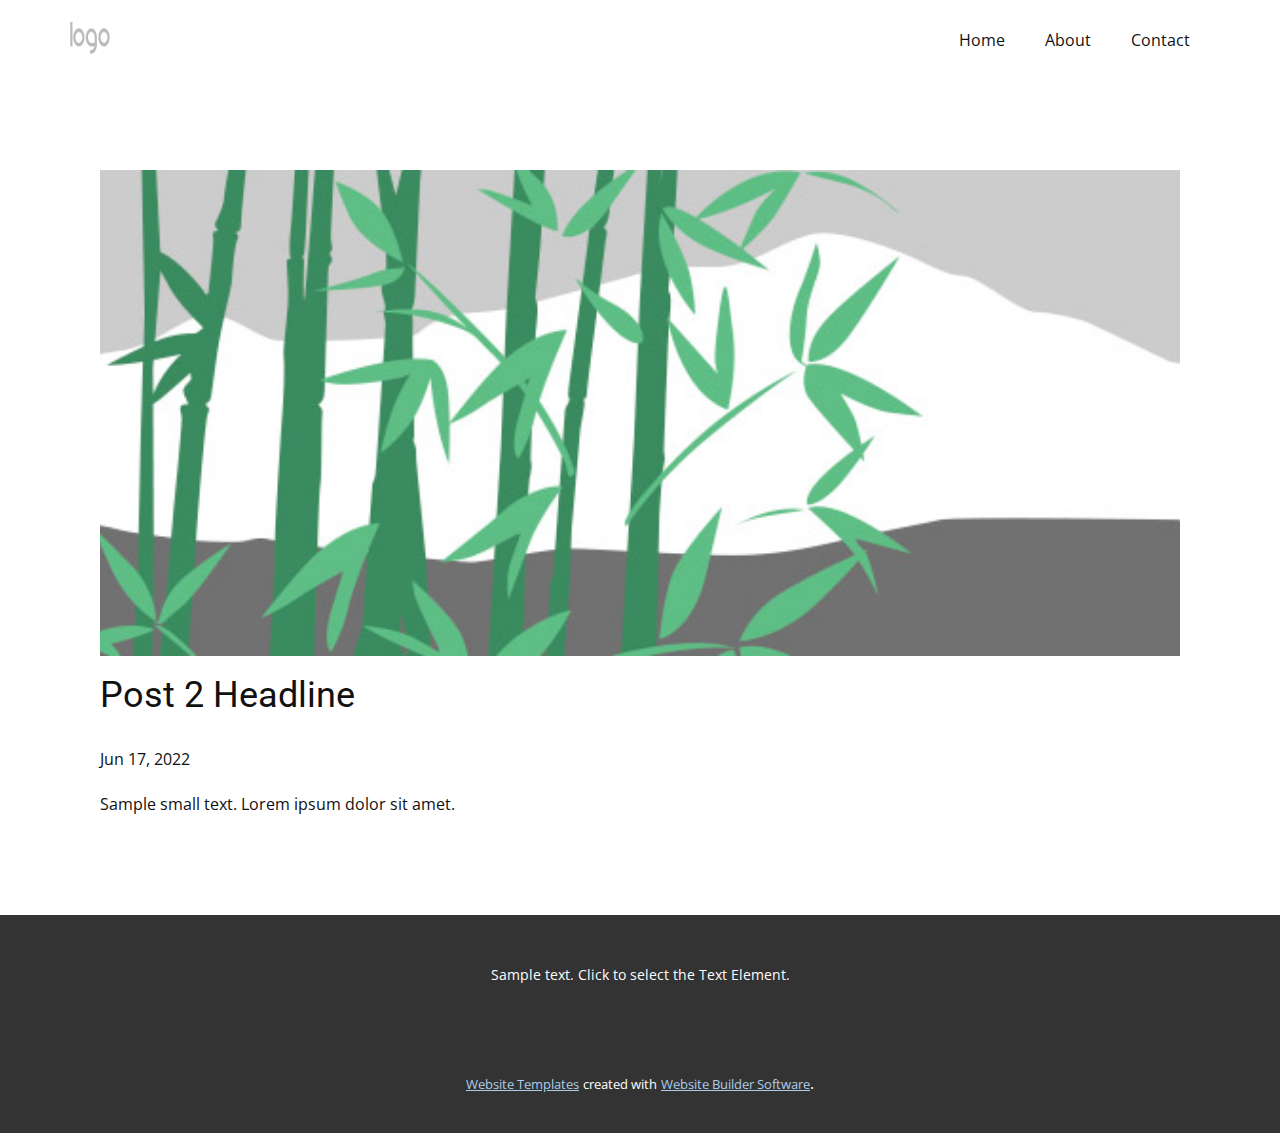
<file: blog/post-1.html>
<!doctype html>
<html style="font-size: 16px;"><head>
    <meta name="viewport" content="width=device-width, initial-scale=1.0">
    <meta charset="utf-8">
    <meta name="keywords" content="Post 1 Headline">
    <meta name="description" content="">
    <title>Post 2 Headline</title>
    <link rel="stylesheet" href="../nicepage.css" media="screen">
<link rel="stylesheet" href="../Post-Template.css" media="screen">
    <script class="u-script" type="text/javascript" src="../jquery.js" defer=""></script>
    <script class="u-script" type="text/javascript" src="../nicepage.js" defer=""></script>
    <meta name="generator" content="Nicepage 4.12.21, nicepage.com">
    <link id="u-theme-google-font" rel="stylesheet" href="https://fonts.googleapis.com/css?family=Roboto:100,100i,300,300i,400,400i,500,500i,700,700i,900,900i|Open+Sans:300,300i,400,400i,500,500i,600,600i,700,700i,800,800i">
    
    
    <script type="application/ld+json">{
		"@context": "http://schema.org",
		"@type": "Organization",
		"name": "",
		"logo": "images/default-logo.png"
}</script>
    <meta name="theme-color" content="#478ac9">
  </head>
  <body class="u-body u-xl-mode"><header class="u-clearfix u-header u-header" id="sec-4545"><div class="u-clearfix u-sheet u-valign-middle u-sheet-1">
        <a href="https://nicepage.com" class="u-image u-logo u-image-1">
          <img src="../images/default-logo.png" class="u-logo-image u-logo-image-1">
        </a>
        <nav class="u-menu u-menu-dropdown u-offcanvas u-menu-1">
          <div class="menu-collapse" style="font-size: 1rem; letter-spacing: 0px;">
            <a class="u-button-style u-custom-left-right-menu-spacing u-custom-padding-bottom u-custom-top-bottom-menu-spacing u-nav-link u-text-active-palette-1-base u-text-hover-palette-2-base" href="#">
              <svg class="u-svg-link" viewBox="0 0 24 24"><use xmlns:xlink="http://www.w3.org/1999/xlink" xlink:href="#menu-hamburger"></use></svg>
              <svg class="u-svg-content" version="1.1" id="menu-hamburger" viewBox="0 0 16 16" x="0px" y="0px" xmlns:xlink="http://www.w3.org/1999/xlink" xmlns="http://www.w3.org/2000/svg"><g><rect y="1" width="16" height="2"></rect><rect y="7" width="16" height="2"></rect><rect y="13" width="16" height="2"></rect>
</g></svg>
            </a>
          </div>
          <div class="u-nav-container">
            <ul class="u-nav u-unstyled u-nav-1"><li class="u-nav-item"><a class="u-button-style u-nav-link u-text-active-palette-1-base u-text-hover-palette-2-base" href="../index.html" style="padding: 10px 20px;">Home</a>
</li><li class="u-nav-item"><a class="u-button-style u-nav-link u-text-active-palette-1-base u-text-hover-palette-2-base" href="../About.html" style="padding: 10px 20px;">About</a>
</li><li class="u-nav-item"><a class="u-button-style u-nav-link u-text-active-palette-1-base u-text-hover-palette-2-base" href="../Contact.html" style="padding: 10px 20px;">Contact</a>
</li></ul>
          </div>
          <div class="u-nav-container-collapse">
            <div class="u-black u-container-style u-inner-container-layout u-opacity u-opacity-95 u-sidenav">
              <div class="u-inner-container-layout u-sidenav-overflow">
                <div class="u-menu-close"></div>
                <ul class="u-align-center u-nav u-popupmenu-items u-unstyled u-nav-2"><li class="u-nav-item"><a class="u-button-style u-nav-link" href="../index.html">Home</a>
</li><li class="u-nav-item"><a class="u-button-style u-nav-link" href="../About.html">About</a>
</li><li class="u-nav-item"><a class="u-button-style u-nav-link" href="../Contact.html">Contact</a>
</li></ul>
              </div>
            </div>
            <div class="u-black u-menu-overlay u-opacity u-opacity-70"></div>
          </div>
        </nav>
      </div></header>
    <section class="u-align-center u-clearfix u-section-1" id="sec-955c">
      <div class="u-clearfix u-sheet u-valign-middle-md u-valign-middle-sm u-valign-middle-xs u-sheet-1"><!--post_details--><!--post_details_options_json--><!--{"source":""}--><!--/post_details_options_json--><!--blog_post-->
        <div class="u-container-style u-expanded-width u-post-details u-post-details-1">
          <div class="u-container-layout u-valign-middle u-container-layout-1"><!--blog_post_image-->
            <img alt="" class="u-blog-control u-expanded-width u-image u-image-default u-image-1" src="[data-uri]"><!--/blog_post_image--><!--blog_post_header-->
            <h2 class="u-blog-control u-text u-text-1">Post 2 Headline</h2><!--/blog_post_header--><!--blog_post_metadata-->
            <div class="u-blog-control u-metadata u-metadata-1"><!--blog_post_metadata_date-->
              <span class="u-meta-date u-meta-icon">Jun 17, 2022</span><!--/blog_post_metadata_date--><!--blog_post_metadata_category-->
              <!--/blog_post_metadata_category--><!--blog_post_metadata_comments-->
              <!--/blog_post_metadata_comments-->
            </div><!--/blog_post_metadata--><!--blog_post_content-->
            <div class="u-align-justify u-blog-control u-post-content u-text u-text-2 fr-view">
  Sample small text. Lorem ipsum dolor sit amet.
  </div><!--/blog_post_content-->
          </div>
        </div><!--/blog_post--><!--/post_details-->
      </div>
    </section>
    
    
    <footer class="u-align-center u-clearfix u-footer u-grey-80 u-footer" id="sec-7782"><div class="u-clearfix u-sheet u-sheet-1">
        <p class="u-small-text u-text u-text-variant u-text-1">Sample text. Click to select the Text Element.</p>
      </div></footer>
    <section class="u-backlink u-clearfix u-grey-80">
      <a class="u-link" href="https://nicepage.com/website-templates" target="_blank">
        <span>Website Templates</span>
      </a>
      <p class="u-text">
        <span>created with</span>
      </p>
      <a class="u-link" href="" target="_blank">
        <span>Website Builder Software</span>
      </a>. 
    </section>
  
</body></html>
</file>
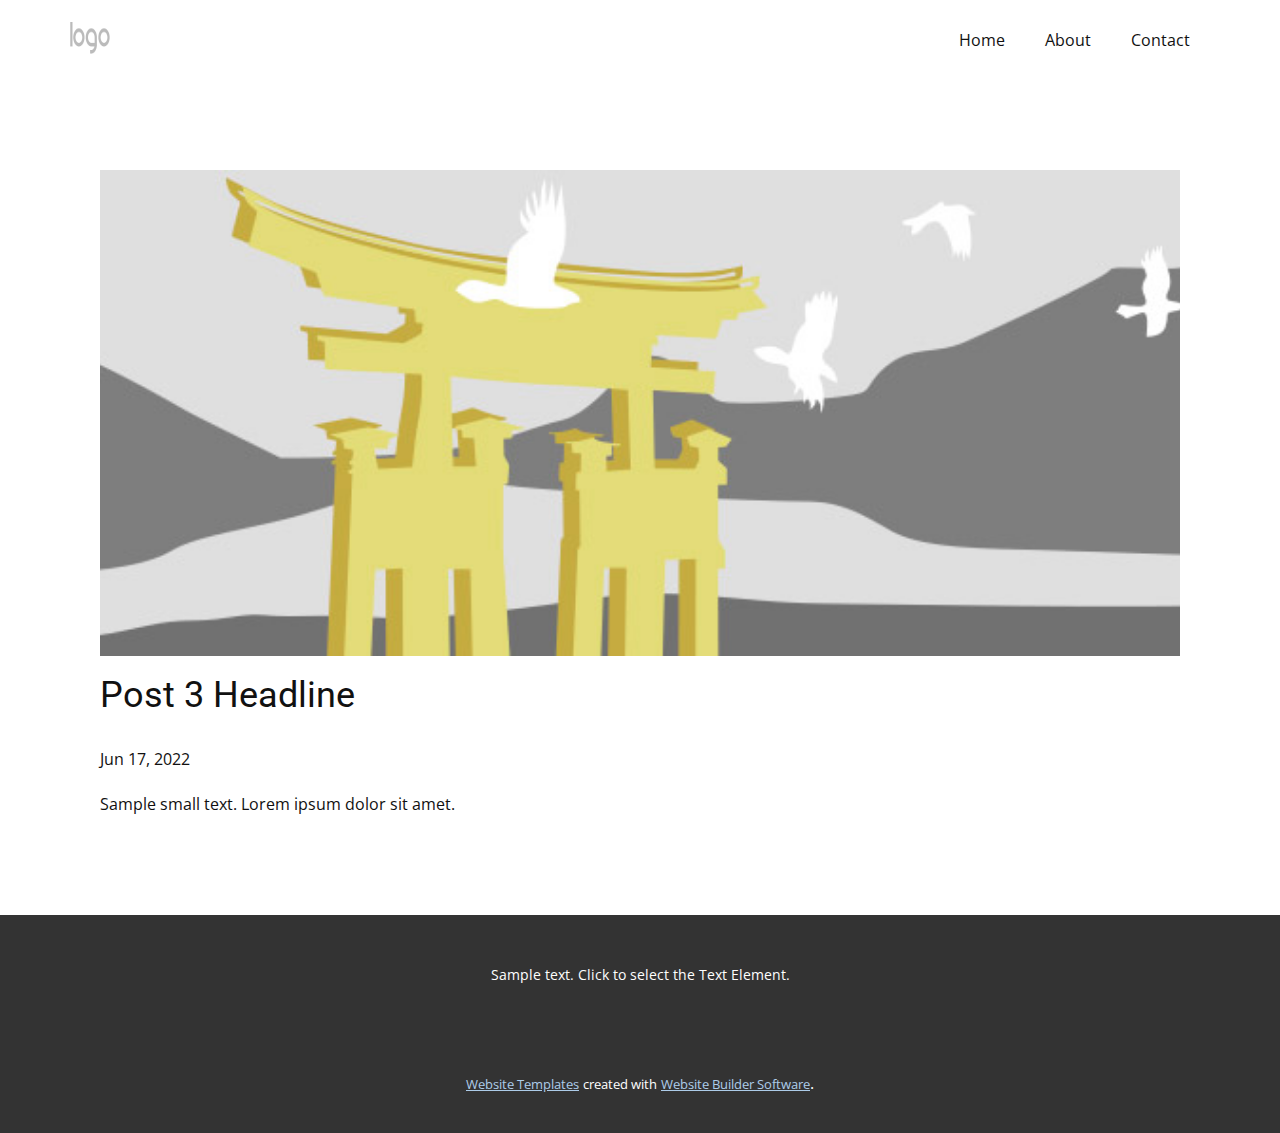
<file: blog/post-2.html>
<!doctype html>
<html style="font-size: 16px;"><head>
    <meta name="viewport" content="width=device-width, initial-scale=1.0">
    <meta charset="utf-8">
    <meta name="keywords" content="Post 1 Headline">
    <meta name="description" content="">
    <title>Post 3 Headline</title>
    <link rel="stylesheet" href="../nicepage.css" media="screen">
<link rel="stylesheet" href="../Post-Template.css" media="screen">
    <script class="u-script" type="text/javascript" src="../jquery.js" defer=""></script>
    <script class="u-script" type="text/javascript" src="../nicepage.js" defer=""></script>
    <meta name="generator" content="Nicepage 4.12.21, nicepage.com">
    <link id="u-theme-google-font" rel="stylesheet" href="https://fonts.googleapis.com/css?family=Roboto:100,100i,300,300i,400,400i,500,500i,700,700i,900,900i|Open+Sans:300,300i,400,400i,500,500i,600,600i,700,700i,800,800i">
    
    
    <script type="application/ld+json">{
		"@context": "http://schema.org",
		"@type": "Organization",
		"name": "",
		"logo": "images/default-logo.png"
}</script>
    <meta name="theme-color" content="#478ac9">
  </head>
  <body class="u-body u-xl-mode"><header class="u-clearfix u-header u-header" id="sec-4545"><div class="u-clearfix u-sheet u-valign-middle u-sheet-1">
        <a href="https://nicepage.com" class="u-image u-logo u-image-1">
          <img src="../images/default-logo.png" class="u-logo-image u-logo-image-1">
        </a>
        <nav class="u-menu u-menu-dropdown u-offcanvas u-menu-1">
          <div class="menu-collapse" style="font-size: 1rem; letter-spacing: 0px;">
            <a class="u-button-style u-custom-left-right-menu-spacing u-custom-padding-bottom u-custom-top-bottom-menu-spacing u-nav-link u-text-active-palette-1-base u-text-hover-palette-2-base" href="#">
              <svg class="u-svg-link" viewBox="0 0 24 24"><use xmlns:xlink="http://www.w3.org/1999/xlink" xlink:href="#menu-hamburger"></use></svg>
              <svg class="u-svg-content" version="1.1" id="menu-hamburger" viewBox="0 0 16 16" x="0px" y="0px" xmlns:xlink="http://www.w3.org/1999/xlink" xmlns="http://www.w3.org/2000/svg"><g><rect y="1" width="16" height="2"></rect><rect y="7" width="16" height="2"></rect><rect y="13" width="16" height="2"></rect>
</g></svg>
            </a>
          </div>
          <div class="u-nav-container">
            <ul class="u-nav u-unstyled u-nav-1"><li class="u-nav-item"><a class="u-button-style u-nav-link u-text-active-palette-1-base u-text-hover-palette-2-base" href="../index.html" style="padding: 10px 20px;">Home</a>
</li><li class="u-nav-item"><a class="u-button-style u-nav-link u-text-active-palette-1-base u-text-hover-palette-2-base" href="../About.html" style="padding: 10px 20px;">About</a>
</li><li class="u-nav-item"><a class="u-button-style u-nav-link u-text-active-palette-1-base u-text-hover-palette-2-base" href="../Contact.html" style="padding: 10px 20px;">Contact</a>
</li></ul>
          </div>
          <div class="u-nav-container-collapse">
            <div class="u-black u-container-style u-inner-container-layout u-opacity u-opacity-95 u-sidenav">
              <div class="u-inner-container-layout u-sidenav-overflow">
                <div class="u-menu-close"></div>
                <ul class="u-align-center u-nav u-popupmenu-items u-unstyled u-nav-2"><li class="u-nav-item"><a class="u-button-style u-nav-link" href="../index.html">Home</a>
</li><li class="u-nav-item"><a class="u-button-style u-nav-link" href="../About.html">About</a>
</li><li class="u-nav-item"><a class="u-button-style u-nav-link" href="../Contact.html">Contact</a>
</li></ul>
              </div>
            </div>
            <div class="u-black u-menu-overlay u-opacity u-opacity-70"></div>
          </div>
        </nav>
      </div></header>
    <section class="u-align-center u-clearfix u-section-1" id="sec-955c">
      <div class="u-clearfix u-sheet u-valign-middle-md u-valign-middle-sm u-valign-middle-xs u-sheet-1"><!--post_details--><!--post_details_options_json--><!--{"source":""}--><!--/post_details_options_json--><!--blog_post-->
        <div class="u-container-style u-expanded-width u-post-details u-post-details-1">
          <div class="u-container-layout u-valign-middle u-container-layout-1"><!--blog_post_image-->
            <img alt="" class="u-blog-control u-expanded-width u-image u-image-default u-image-1" src="[data-uri]"><!--/blog_post_image--><!--blog_post_header-->
            <h2 class="u-blog-control u-text u-text-1">Post 3 Headline</h2><!--/blog_post_header--><!--blog_post_metadata-->
            <div class="u-blog-control u-metadata u-metadata-1"><!--blog_post_metadata_date-->
              <span class="u-meta-date u-meta-icon">Jun 17, 2022</span><!--/blog_post_metadata_date--><!--blog_post_metadata_category-->
              <!--/blog_post_metadata_category--><!--blog_post_metadata_comments-->
              <!--/blog_post_metadata_comments-->
            </div><!--/blog_post_metadata--><!--blog_post_content-->
            <div class="u-align-justify u-blog-control u-post-content u-text u-text-2 fr-view">
  Sample small text. Lorem ipsum dolor sit amet.
  </div><!--/blog_post_content-->
          </div>
        </div><!--/blog_post--><!--/post_details-->
      </div>
    </section>
    
    
    <footer class="u-align-center u-clearfix u-footer u-grey-80 u-footer" id="sec-7782"><div class="u-clearfix u-sheet u-sheet-1">
        <p class="u-small-text u-text u-text-variant u-text-1">Sample text. Click to select the Text Element.</p>
      </div></footer>
    <section class="u-backlink u-clearfix u-grey-80">
      <a class="u-link" href="https://nicepage.com/website-templates" target="_blank">
        <span>Website Templates</span>
      </a>
      <p class="u-text">
        <span>created with</span>
      </p>
      <a class="u-link" href="" target="_blank">
        <span>Website Builder Software</span>
      </a>. 
    </section>
  
</body></html>
</file>
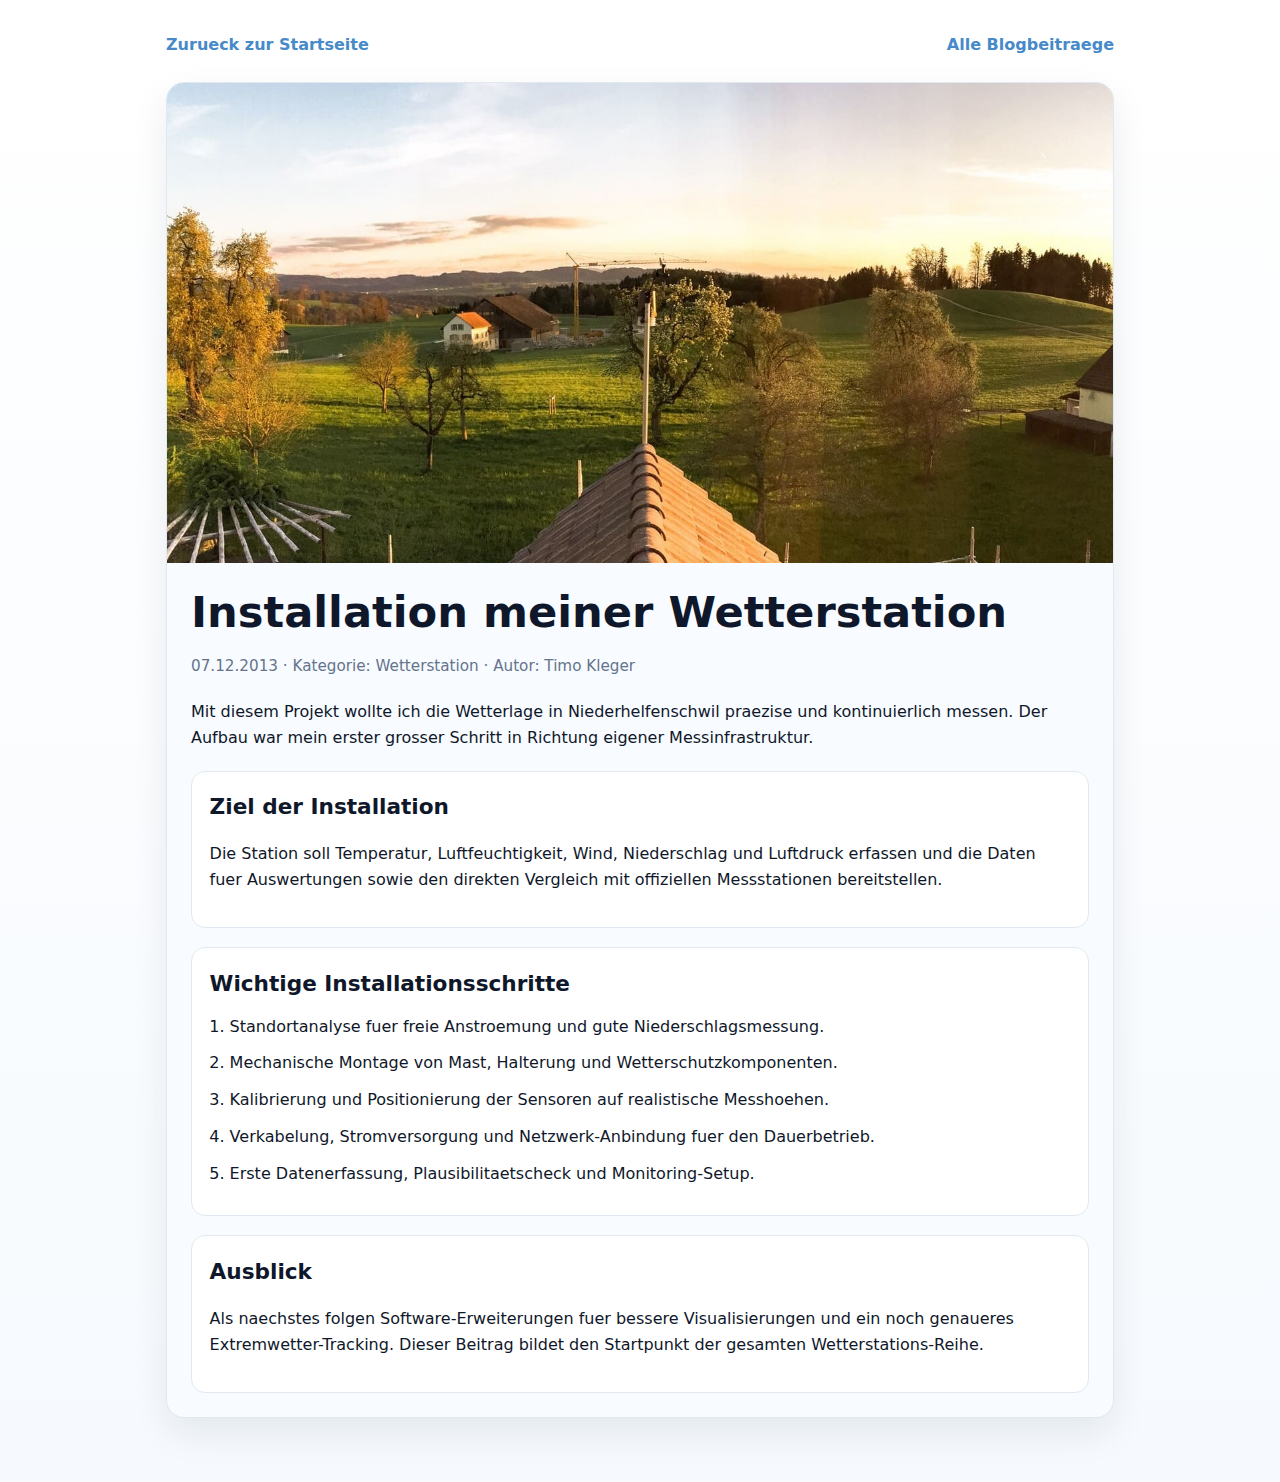
<file: blog/post-20131207-weatherstation-installation.html>
<!DOCTYPE html>
<html lang="de">
<head>
  <meta charset="utf-8" />
  <meta name="viewport" content="width=device-width, initial-scale=1" />
  <title>Installation meiner Wetterstation</title>
  <link rel="stylesheet" href="../library/ui/styles.css" media="screen" />
  <style>
    :root {
      --accent: #478ac9;
      --text: #0f172a;
      --muted: #64748b;
      --line: #e2e8f0;
      --surface: #f8fbff;
      --radius: 18px;
    }

    * { box-sizing: border-box; }

    body {
      margin: 0;
      font-family: Roboto, "Open Sans", system-ui, -apple-system, "Segoe UI", sans-serif;
      color: var(--text);
      background: linear-gradient(180deg, #ffffff 0%, #f6fafe 100%);
      line-height: 1.65;
    }

    .wrap {
      max-width: 980px;
      margin: 0 auto;
      padding: 2rem 1rem 4rem;
    }

    .topnav {
      display: flex;
      justify-content: space-between;
      align-items: center;
      gap: 1rem;
      margin-bottom: 1.5rem;
    }

    .topnav a {
      color: var(--accent);
      text-decoration: none;
      font-weight: 600;
    }

    .hero {
      border: 1px solid var(--line);
      border-radius: var(--radius);
      background: var(--surface);
      overflow: hidden;
      box-shadow: 0 16px 36px rgba(15, 23, 42, 0.08);
    }

    .hero img {
      width: 100%;
      max-height: 480px;
      object-fit: cover;
      display: block;
    }

    .hero-content {
      padding: 1.5rem;
    }

    h1 {
      margin: 0 0 0.6rem;
      line-height: 1.2;
      font-size: clamp(1.8rem, 3.6vw, 2.7rem);
    }

    .meta {
      color: var(--muted);
      font-size: 0.95rem;
      margin-bottom: 1.2rem;
    }

    .card {
      margin-top: 1.2rem;
      border: 1px solid var(--line);
      border-radius: 14px;
      padding: 1.1rem;
      background: #ffffff;
    }

    h2 {
      margin: 0 0 0.75rem;
      font-size: 1.35rem;
    }

    .steps {
      margin: 0;
      padding-left: 1.25rem;
    }

    .steps li { margin-bottom: 0.65rem; }
  </style>
</head>
<body>
  <main class="wrap">
    <div class="topnav">
      <a href="../Home_new.html">Zurueck zur Startseite</a>
      <a href="blog.html">Alle Blogbeitraege</a>
    </div>

    <article class="hero">
      <img src="../images/Wetterstation1.jpg" alt="Installation der Wetterstation" />
      <div class="hero-content">
        <h1>Installation meiner Wetterstation</h1>
        <p class="meta">07.12.2013 · Kategorie: Wetterstation · Autor: Timo Kleger</p>
        <p>
          Mit diesem Projekt wollte ich die Wetterlage in Niederhelfenschwil praezise und kontinuierlich messen.
          Der Aufbau war mein erster grosser Schritt in Richtung eigener Messinfrastruktur.
        </p>

        <section class="card">
          <h2>Ziel der Installation</h2>
          <p>
            Die Station soll Temperatur, Luftfeuchtigkeit, Wind, Niederschlag und Luftdruck erfassen und die Daten
            fuer Auswertungen sowie den direkten Vergleich mit offiziellen Messstationen bereitstellen.
          </p>
        </section>

        <section class="card">
          <h2>Wichtige Installationsschritte</h2>
          <ol class="steps">
            <li>Standortanalyse fuer freie Anstroemung und gute Niederschlagsmessung.</li>
            <li>Mechanische Montage von Mast, Halterung und Wetterschutzkomponenten.</li>
            <li>Kalibrierung und Positionierung der Sensoren auf realistische Messhoehen.</li>
            <li>Verkabelung, Stromversorgung und Netzwerk-Anbindung fuer den Dauerbetrieb.</li>
            <li>Erste Datenerfassung, Plausibilitaetscheck und Monitoring-Setup.</li>
          </ol>
        </section>

        <section class="card">
          <h2>Ausblick</h2>
          <p>
            Als naechstes folgen Software-Erweiterungen fuer bessere Visualisierungen und ein noch genaueres
            Extremwetter-Tracking. Dieser Beitrag bildet den Startpunkt der gesamten Wetterstations-Reihe.
          </p>
        </section>
      </div>
    </article>
  </main>
</body>
</html>
</file>
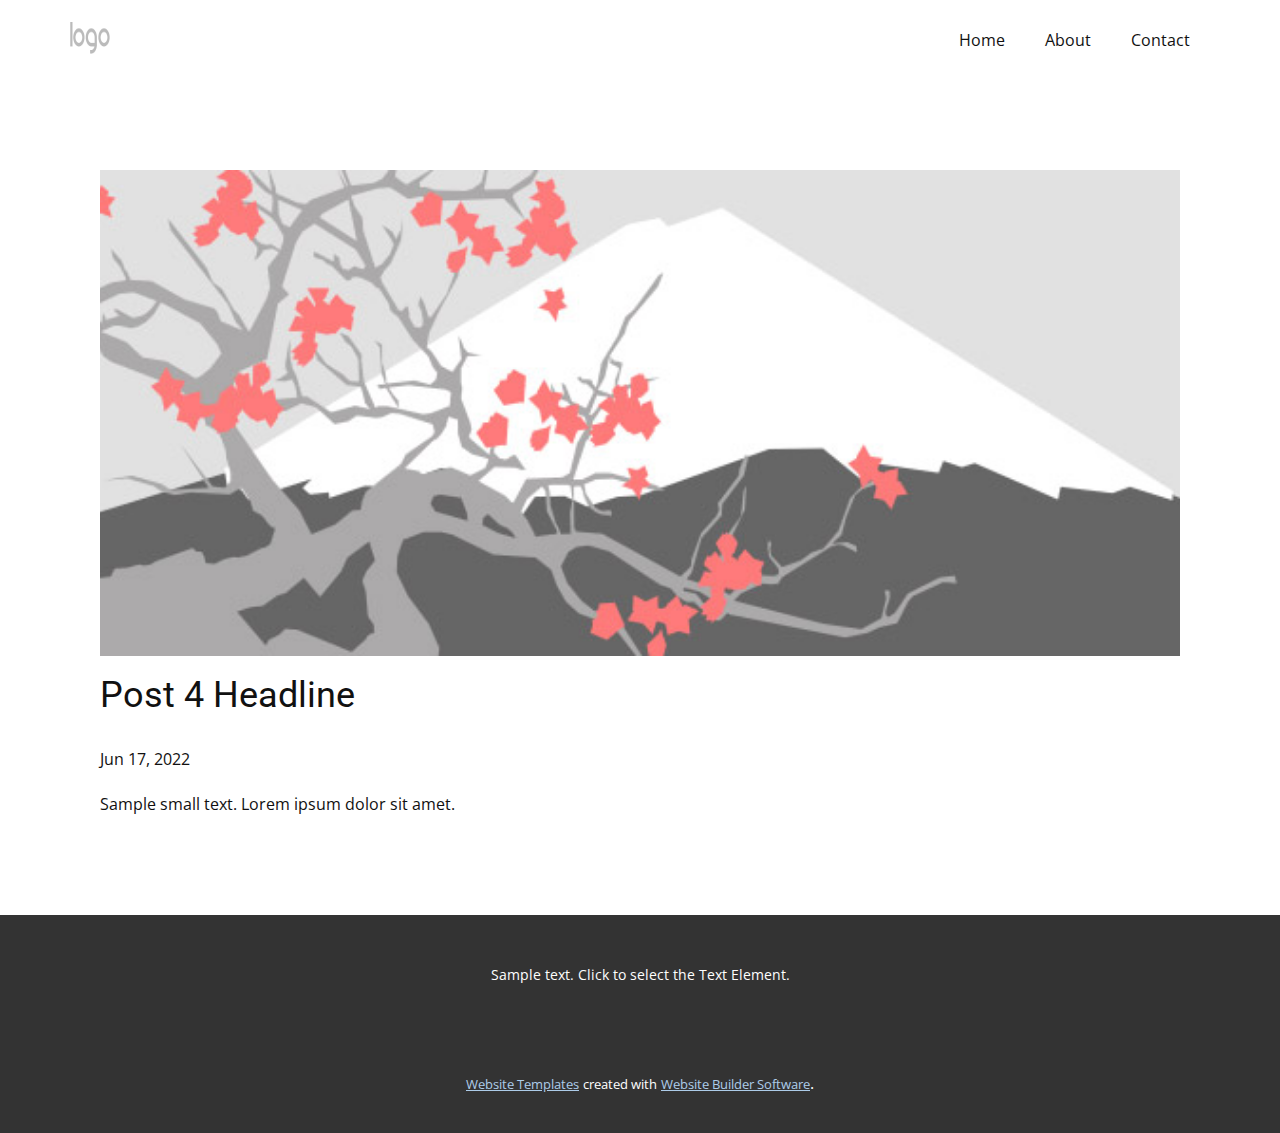
<file: blog/post-3.html>
<!doctype html>
<html style="font-size: 16px;"><head>
    <meta name="viewport" content="width=device-width, initial-scale=1.0">
    <meta charset="utf-8">
    <meta name="keywords" content="Post 1 Headline">
    <meta name="description" content="">
    <title>Post 4 Headline</title>
    <link rel="stylesheet" href="../nicepage.css" media="screen">
<link rel="stylesheet" href="../Post-Template.css" media="screen">
    <script class="u-script" type="text/javascript" src="../jquery.js" defer=""></script>
    <script class="u-script" type="text/javascript" src="../nicepage.js" defer=""></script>
    <meta name="generator" content="Nicepage 4.12.21, nicepage.com">
    <link id="u-theme-google-font" rel="stylesheet" href="https://fonts.googleapis.com/css?family=Roboto:100,100i,300,300i,400,400i,500,500i,700,700i,900,900i|Open+Sans:300,300i,400,400i,500,500i,600,600i,700,700i,800,800i">
    
    
    <script type="application/ld+json">{
		"@context": "http://schema.org",
		"@type": "Organization",
		"name": "",
		"logo": "images/default-logo.png"
}</script>
    <meta name="theme-color" content="#478ac9">
  </head>
  <body class="u-body u-xl-mode"><header class="u-clearfix u-header u-header" id="sec-4545"><div class="u-clearfix u-sheet u-valign-middle u-sheet-1">
        <a href="https://nicepage.com" class="u-image u-logo u-image-1">
          <img src="../images/default-logo.png" class="u-logo-image u-logo-image-1">
        </a>
        <nav class="u-menu u-menu-dropdown u-offcanvas u-menu-1">
          <div class="menu-collapse" style="font-size: 1rem; letter-spacing: 0px;">
            <a class="u-button-style u-custom-left-right-menu-spacing u-custom-padding-bottom u-custom-top-bottom-menu-spacing u-nav-link u-text-active-palette-1-base u-text-hover-palette-2-base" href="#">
              <svg class="u-svg-link" viewBox="0 0 24 24"><use xmlns:xlink="http://www.w3.org/1999/xlink" xlink:href="#menu-hamburger"></use></svg>
              <svg class="u-svg-content" version="1.1" id="menu-hamburger" viewBox="0 0 16 16" x="0px" y="0px" xmlns:xlink="http://www.w3.org/1999/xlink" xmlns="http://www.w3.org/2000/svg"><g><rect y="1" width="16" height="2"></rect><rect y="7" width="16" height="2"></rect><rect y="13" width="16" height="2"></rect>
</g></svg>
            </a>
          </div>
          <div class="u-nav-container">
            <ul class="u-nav u-unstyled u-nav-1"><li class="u-nav-item"><a class="u-button-style u-nav-link u-text-active-palette-1-base u-text-hover-palette-2-base" href="../index.html" style="padding: 10px 20px;">Home</a>
</li><li class="u-nav-item"><a class="u-button-style u-nav-link u-text-active-palette-1-base u-text-hover-palette-2-base" href="../About.html" style="padding: 10px 20px;">About</a>
</li><li class="u-nav-item"><a class="u-button-style u-nav-link u-text-active-palette-1-base u-text-hover-palette-2-base" href="../Contact.html" style="padding: 10px 20px;">Contact</a>
</li></ul>
          </div>
          <div class="u-nav-container-collapse">
            <div class="u-black u-container-style u-inner-container-layout u-opacity u-opacity-95 u-sidenav">
              <div class="u-inner-container-layout u-sidenav-overflow">
                <div class="u-menu-close"></div>
                <ul class="u-align-center u-nav u-popupmenu-items u-unstyled u-nav-2"><li class="u-nav-item"><a class="u-button-style u-nav-link" href="../index.html">Home</a>
</li><li class="u-nav-item"><a class="u-button-style u-nav-link" href="../About.html">About</a>
</li><li class="u-nav-item"><a class="u-button-style u-nav-link" href="../Contact.html">Contact</a>
</li></ul>
              </div>
            </div>
            <div class="u-black u-menu-overlay u-opacity u-opacity-70"></div>
          </div>
        </nav>
      </div></header>
    <section class="u-align-center u-clearfix u-section-1" id="sec-955c">
      <div class="u-clearfix u-sheet u-valign-middle-md u-valign-middle-sm u-valign-middle-xs u-sheet-1"><!--post_details--><!--post_details_options_json--><!--{"source":""}--><!--/post_details_options_json--><!--blog_post-->
        <div class="u-container-style u-expanded-width u-post-details u-post-details-1">
          <div class="u-container-layout u-valign-middle u-container-layout-1"><!--blog_post_image-->
            <img alt="" class="u-blog-control u-expanded-width u-image u-image-default u-image-1" src="[data-uri]"><!--/blog_post_image--><!--blog_post_header-->
            <h2 class="u-blog-control u-text u-text-1">Post 4 Headline</h2><!--/blog_post_header--><!--blog_post_metadata-->
            <div class="u-blog-control u-metadata u-metadata-1"><!--blog_post_metadata_date-->
              <span class="u-meta-date u-meta-icon">Jun 17, 2022</span><!--/blog_post_metadata_date--><!--blog_post_metadata_category-->
              <!--/blog_post_metadata_category--><!--blog_post_metadata_comments-->
              <!--/blog_post_metadata_comments-->
            </div><!--/blog_post_metadata--><!--blog_post_content-->
            <div class="u-align-justify u-blog-control u-post-content u-text u-text-2 fr-view">
  Sample small text. Lorem ipsum dolor sit amet.
  </div><!--/blog_post_content-->
          </div>
        </div><!--/blog_post--><!--/post_details-->
      </div>
    </section>
    
    
    <footer class="u-align-center u-clearfix u-footer u-grey-80 u-footer" id="sec-7782"><div class="u-clearfix u-sheet u-sheet-1">
        <p class="u-small-text u-text u-text-variant u-text-1">Sample text. Click to select the Text Element.</p>
      </div></footer>
    <section class="u-backlink u-clearfix u-grey-80">
      <a class="u-link" href="https://nicepage.com/website-templates" target="_blank">
        <span>Website Templates</span>
      </a>
      <p class="u-text">
        <span>created with</span>
      </p>
      <a class="u-link" href="" target="_blank">
        <span>Website Builder Software</span>
      </a>. 
    </section>
  
</body></html>
</file>
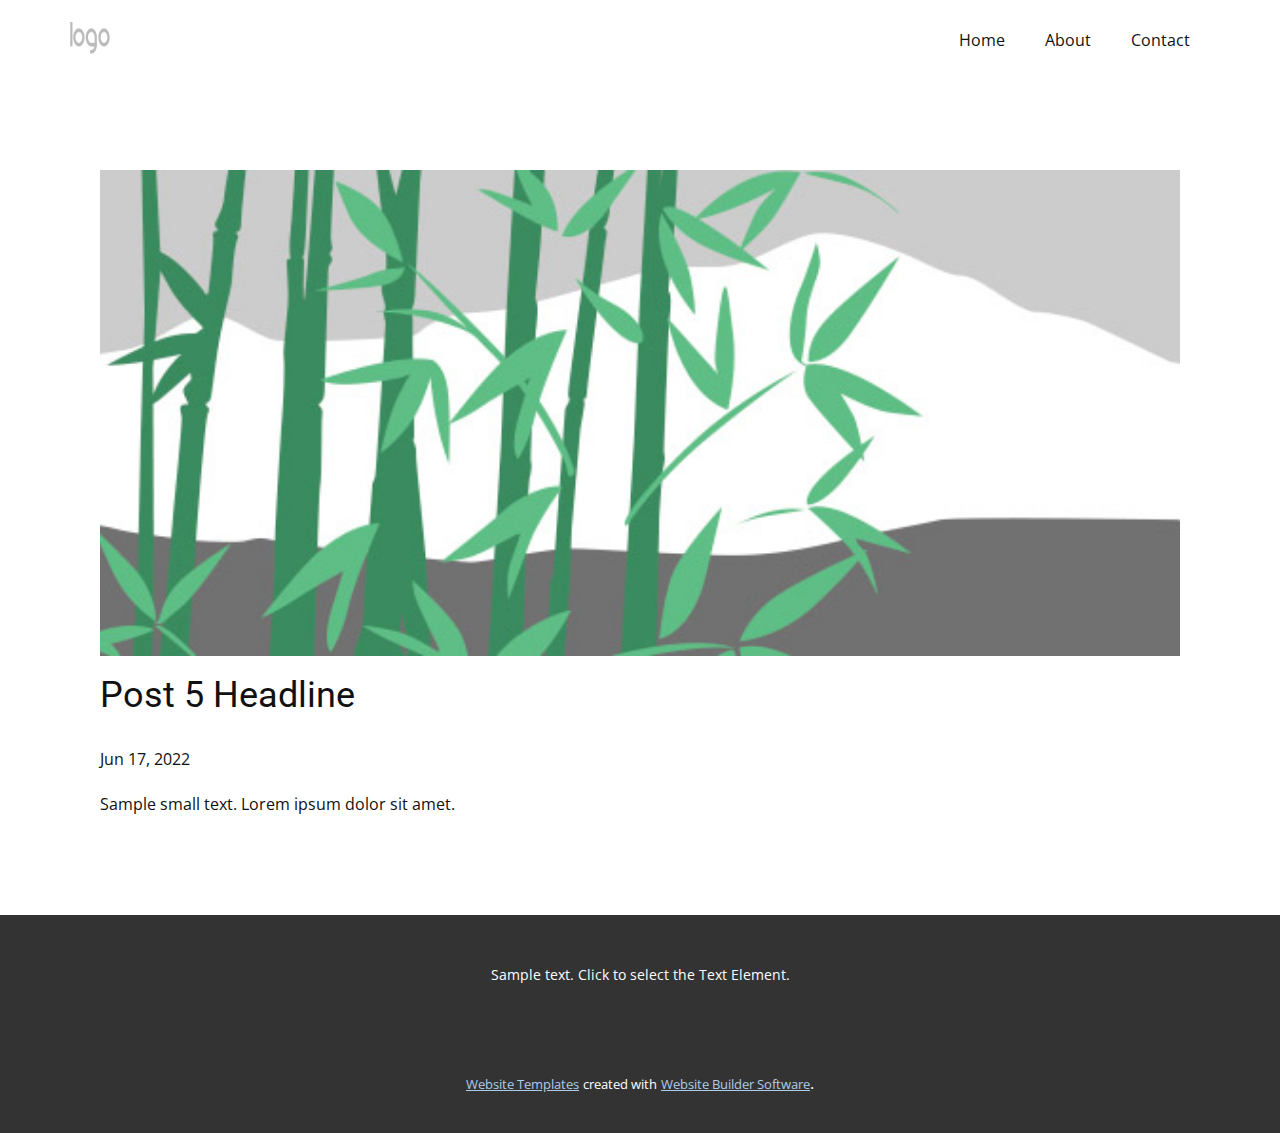
<file: blog/post-4.html>
<!doctype html>
<html style="font-size: 16px;"><head>
    <meta name="viewport" content="width=device-width, initial-scale=1.0">
    <meta charset="utf-8">
    <meta name="keywords" content="Post 1 Headline">
    <meta name="description" content="">
    <title>Post 5 Headline</title>
    <link rel="stylesheet" href="../nicepage.css" media="screen">
<link rel="stylesheet" href="../Post-Template.css" media="screen">
    <script class="u-script" type="text/javascript" src="../jquery.js" defer=""></script>
    <script class="u-script" type="text/javascript" src="../nicepage.js" defer=""></script>
    <meta name="generator" content="Nicepage 4.12.21, nicepage.com">
    <link id="u-theme-google-font" rel="stylesheet" href="https://fonts.googleapis.com/css?family=Roboto:100,100i,300,300i,400,400i,500,500i,700,700i,900,900i|Open+Sans:300,300i,400,400i,500,500i,600,600i,700,700i,800,800i">
    
    
    <script type="application/ld+json">{
		"@context": "http://schema.org",
		"@type": "Organization",
		"name": "",
		"logo": "images/default-logo.png"
}</script>
    <meta name="theme-color" content="#478ac9">
  </head>
  <body class="u-body u-xl-mode"><header class="u-clearfix u-header u-header" id="sec-4545"><div class="u-clearfix u-sheet u-valign-middle u-sheet-1">
        <a href="https://nicepage.com" class="u-image u-logo u-image-1">
          <img src="../images/default-logo.png" class="u-logo-image u-logo-image-1">
        </a>
        <nav class="u-menu u-menu-dropdown u-offcanvas u-menu-1">
          <div class="menu-collapse" style="font-size: 1rem; letter-spacing: 0px;">
            <a class="u-button-style u-custom-left-right-menu-spacing u-custom-padding-bottom u-custom-top-bottom-menu-spacing u-nav-link u-text-active-palette-1-base u-text-hover-palette-2-base" href="#">
              <svg class="u-svg-link" viewBox="0 0 24 24"><use xmlns:xlink="http://www.w3.org/1999/xlink" xlink:href="#menu-hamburger"></use></svg>
              <svg class="u-svg-content" version="1.1" id="menu-hamburger" viewBox="0 0 16 16" x="0px" y="0px" xmlns:xlink="http://www.w3.org/1999/xlink" xmlns="http://www.w3.org/2000/svg"><g><rect y="1" width="16" height="2"></rect><rect y="7" width="16" height="2"></rect><rect y="13" width="16" height="2"></rect>
</g></svg>
            </a>
          </div>
          <div class="u-nav-container">
            <ul class="u-nav u-unstyled u-nav-1"><li class="u-nav-item"><a class="u-button-style u-nav-link u-text-active-palette-1-base u-text-hover-palette-2-base" href="../index.html" style="padding: 10px 20px;">Home</a>
</li><li class="u-nav-item"><a class="u-button-style u-nav-link u-text-active-palette-1-base u-text-hover-palette-2-base" href="../About.html" style="padding: 10px 20px;">About</a>
</li><li class="u-nav-item"><a class="u-button-style u-nav-link u-text-active-palette-1-base u-text-hover-palette-2-base" href="../Contact.html" style="padding: 10px 20px;">Contact</a>
</li></ul>
          </div>
          <div class="u-nav-container-collapse">
            <div class="u-black u-container-style u-inner-container-layout u-opacity u-opacity-95 u-sidenav">
              <div class="u-inner-container-layout u-sidenav-overflow">
                <div class="u-menu-close"></div>
                <ul class="u-align-center u-nav u-popupmenu-items u-unstyled u-nav-2"><li class="u-nav-item"><a class="u-button-style u-nav-link" href="../index.html">Home</a>
</li><li class="u-nav-item"><a class="u-button-style u-nav-link" href="../About.html">About</a>
</li><li class="u-nav-item"><a class="u-button-style u-nav-link" href="../Contact.html">Contact</a>
</li></ul>
              </div>
            </div>
            <div class="u-black u-menu-overlay u-opacity u-opacity-70"></div>
          </div>
        </nav>
      </div></header>
    <section class="u-align-center u-clearfix u-section-1" id="sec-955c">
      <div class="u-clearfix u-sheet u-valign-middle-md u-valign-middle-sm u-valign-middle-xs u-sheet-1"><!--post_details--><!--post_details_options_json--><!--{"source":""}--><!--/post_details_options_json--><!--blog_post-->
        <div class="u-container-style u-expanded-width u-post-details u-post-details-1">
          <div class="u-container-layout u-valign-middle u-container-layout-1"><!--blog_post_image-->
            <img alt="" class="u-blog-control u-expanded-width u-image u-image-default u-image-1" src="[data-uri]"><!--/blog_post_image--><!--blog_post_header-->
            <h2 class="u-blog-control u-text u-text-1">Post 5 Headline</h2><!--/blog_post_header--><!--blog_post_metadata-->
            <div class="u-blog-control u-metadata u-metadata-1"><!--blog_post_metadata_date-->
              <span class="u-meta-date u-meta-icon">Jun 17, 2022</span><!--/blog_post_metadata_date--><!--blog_post_metadata_category-->
              <!--/blog_post_metadata_category--><!--blog_post_metadata_comments-->
              <!--/blog_post_metadata_comments-->
            </div><!--/blog_post_metadata--><!--blog_post_content-->
            <div class="u-align-justify u-blog-control u-post-content u-text u-text-2 fr-view">
  Sample small text. Lorem ipsum dolor sit amet.
  </div><!--/blog_post_content-->
          </div>
        </div><!--/blog_post--><!--/post_details-->
      </div>
    </section>
    
    
    <footer class="u-align-center u-clearfix u-footer u-grey-80 u-footer" id="sec-7782"><div class="u-clearfix u-sheet u-sheet-1">
        <p class="u-small-text u-text u-text-variant u-text-1">Sample text. Click to select the Text Element.</p>
      </div></footer>
    <section class="u-backlink u-clearfix u-grey-80">
      <a class="u-link" href="https://nicepage.com/website-templates" target="_blank">
        <span>Website Templates</span>
      </a>
      <p class="u-text">
        <span>created with</span>
      </p>
      <a class="u-link" href="" target="_blank">
        <span>Website Builder Software</span>
      </a>. 
    </section>
  
</body></html>
</file>
